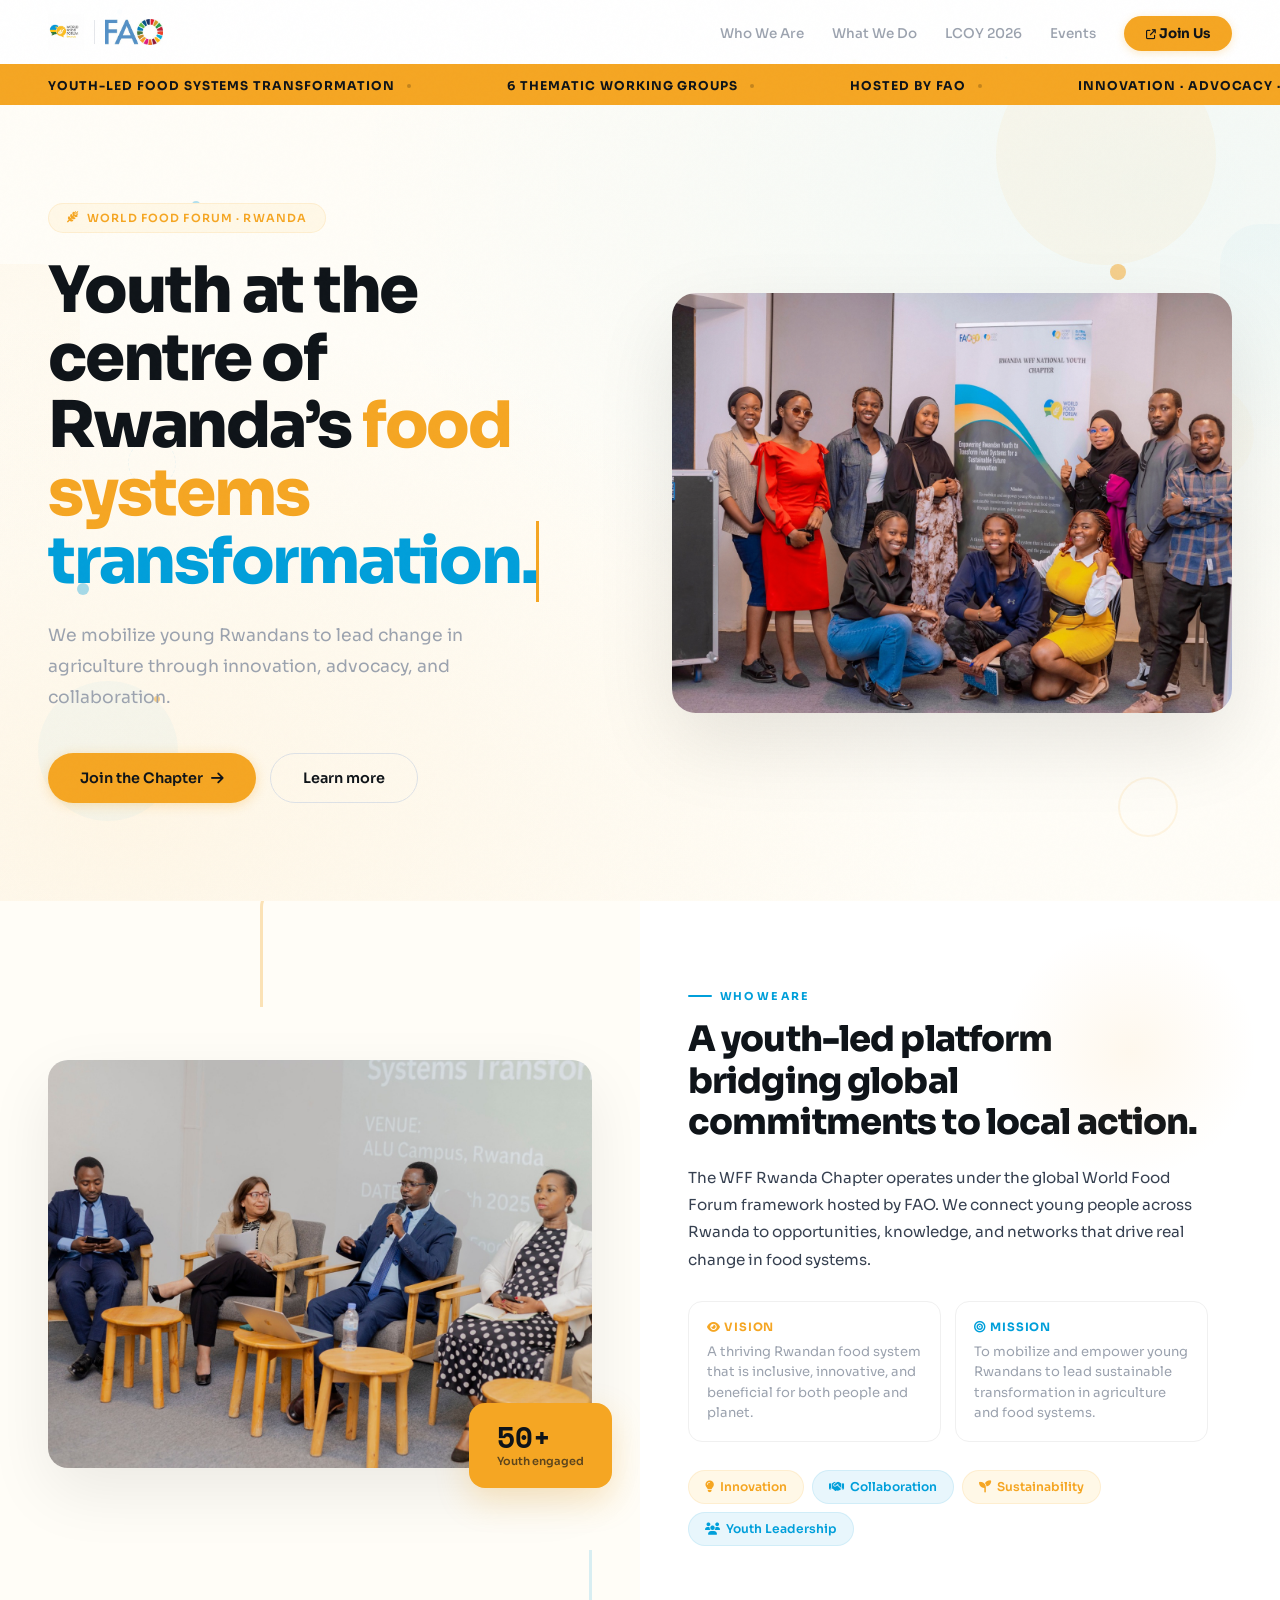
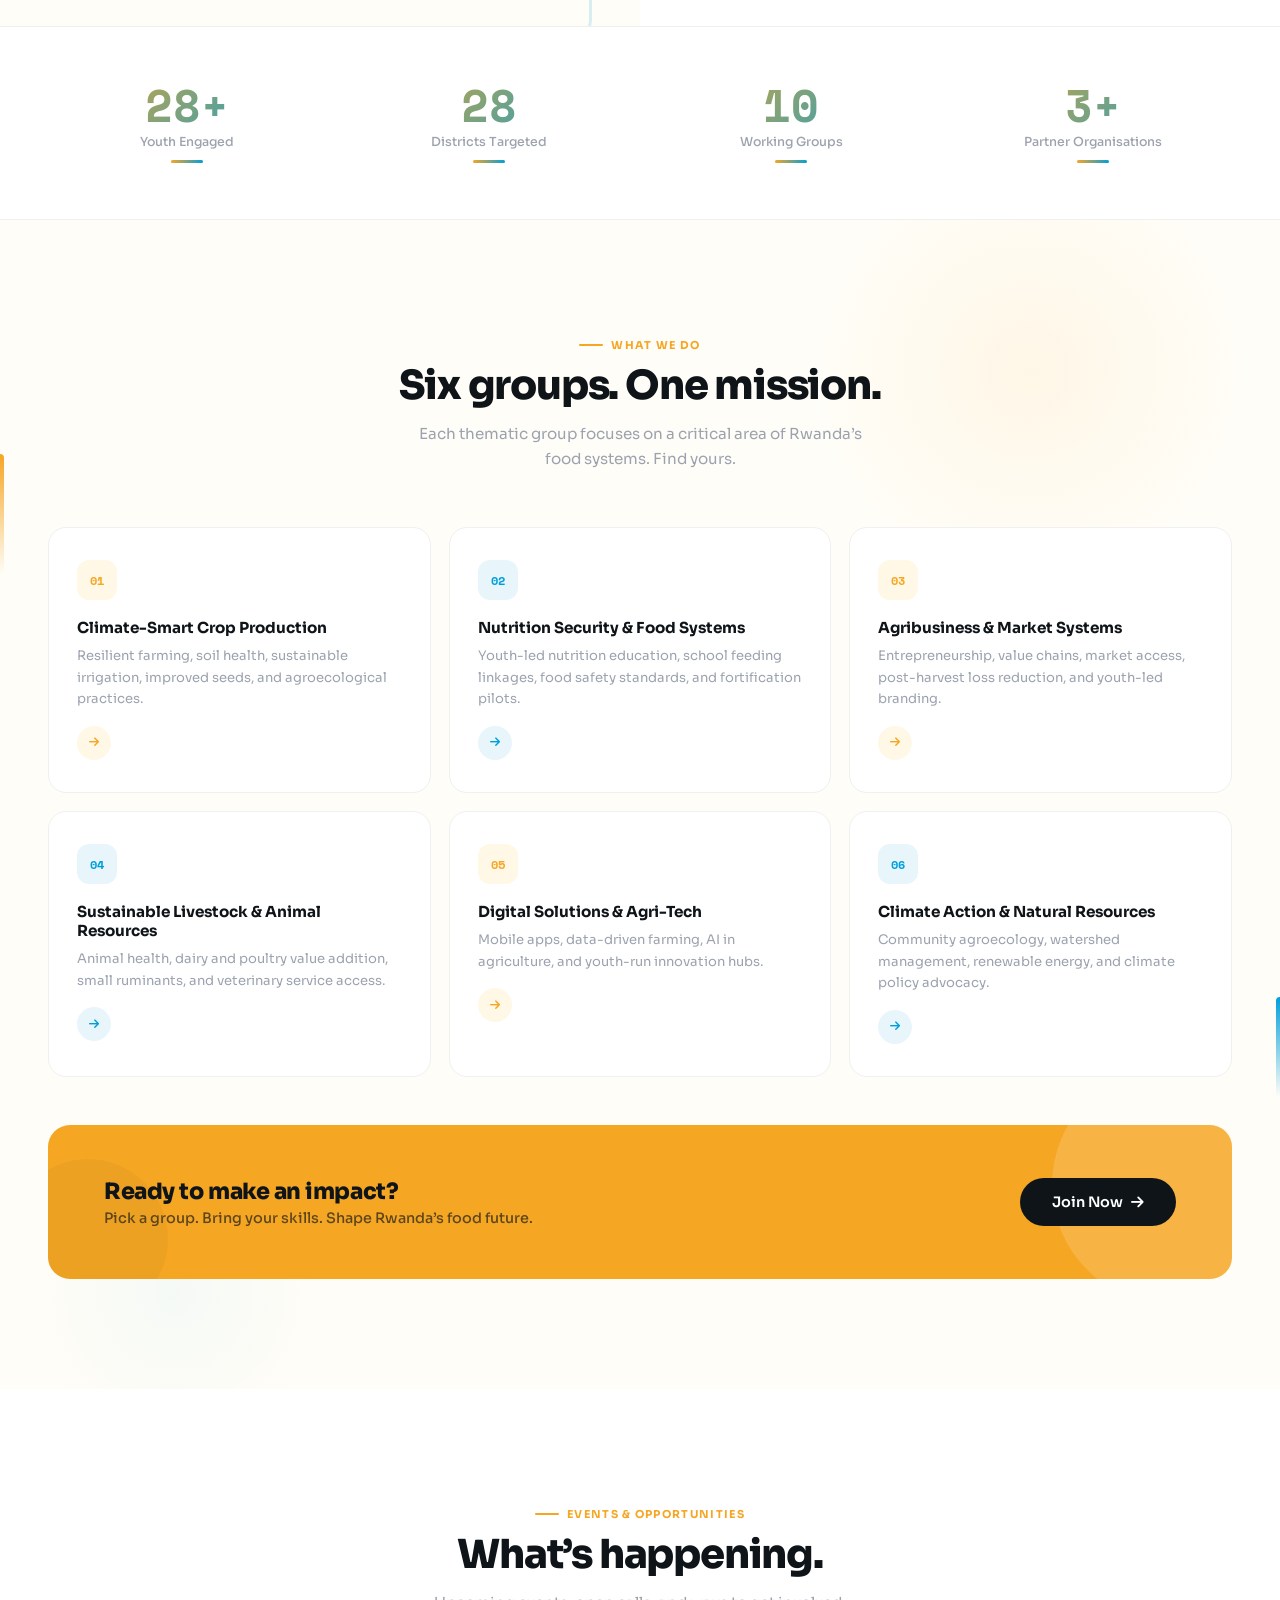
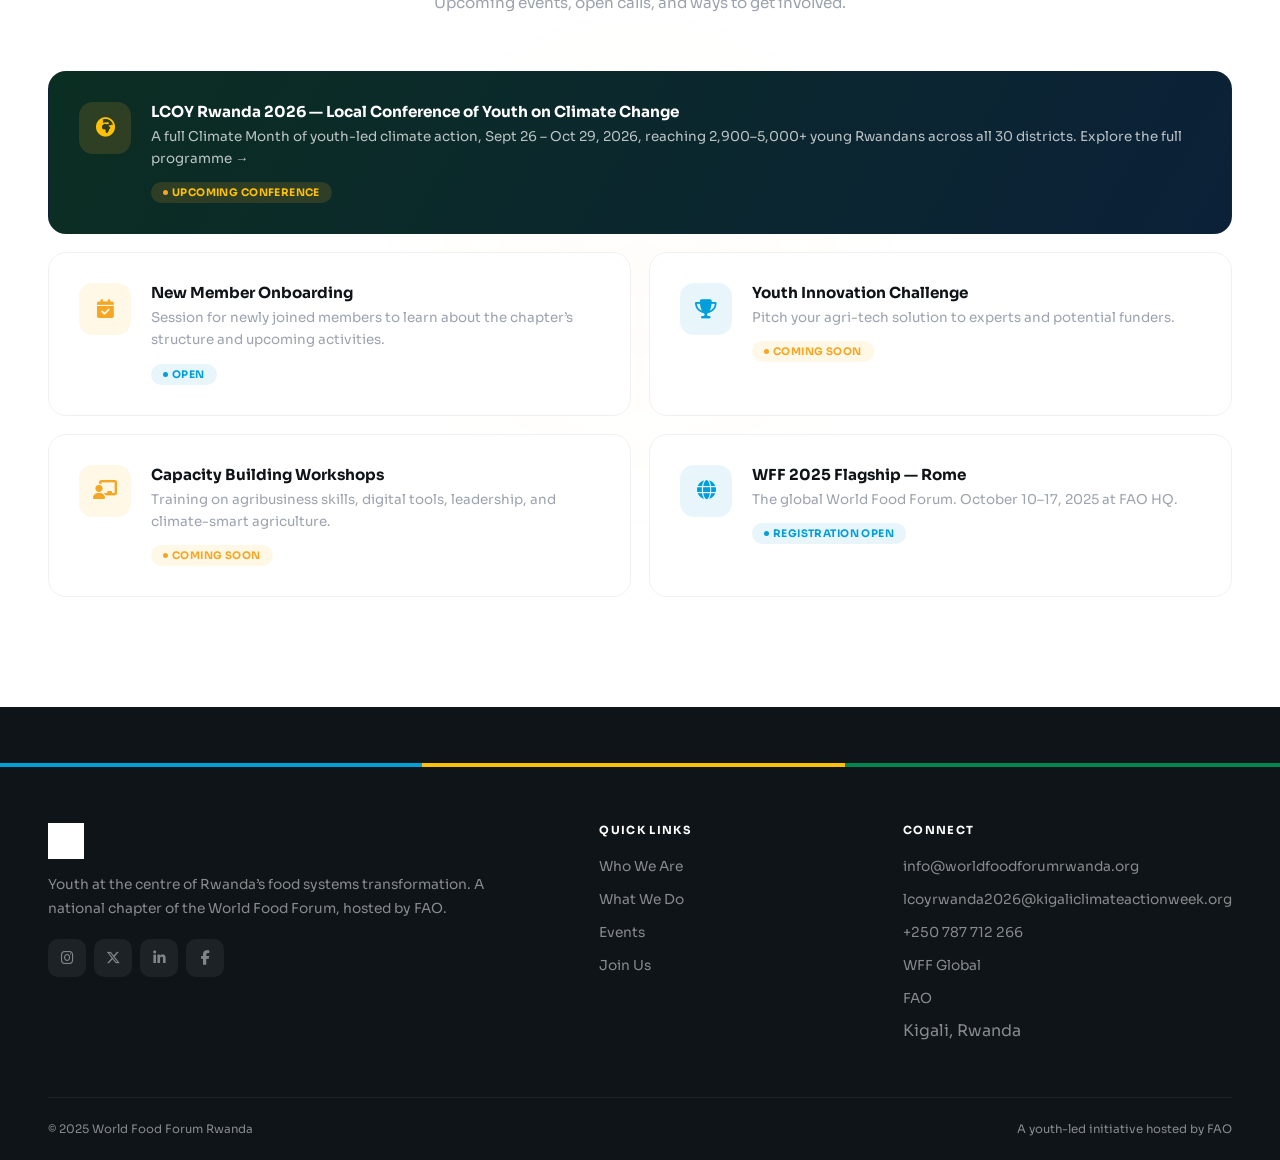
<file: index.html>
<!DOCTYPE html>
<html lang="en">
<head>
<meta charset="UTF-8">
<meta name="viewport" content="width=device-width, initial-scale=1.0">
<title>WFF Rwanda</title>
<meta name="description" content="World Food Forum Rwanda — Youth at the centre of food systems transformation.">
<link rel="preconnect" href="https://fonts.googleapis.com">
<link rel="preconnect" href="https://fonts.gstatic.com" crossorigin>
<link href="https://fonts.googleapis.com/css2?family=Sora:wght@300;400;500;600;700;800&family=Space+Mono:wght@700&display=swap" rel="stylesheet">
<link rel="stylesheet" href="https://cdnjs.cloudflare.com/ajax/libs/font-awesome/6.5.1/css/all.min.css">
<style>
:root{--blue:#009FDA;--blue-deep:#0077A8;--blue-soft:#E8F6FC;--yellow:#F5A623;--yellow-bright:#FFC107;--yellow-soft:#FFF8E7;--yellow-glow:rgba(245,166,35,0.08);--cream:#FFFDF7;--white:#FFFFFF;--dark:#0F1419;--text:#374151;--muted:#9CA3AF;--border:#F0F0F0;--font:'Sora',sans-serif;--mono:'Space Mono',monospace;--max:1320px;}
*,*::before,*::after{box-sizing:border-box;margin:0;padding:0;}
html{scroll-behavior:smooth;}
body{font-family:var(--font);color:var(--text);background:var(--white);overflow-x:hidden;-webkit-font-smoothing:antialiased;}
img{max-width:100%;display:block;}a{color:inherit;text-decoration:none;}
.wrap{max-width:var(--max);margin:0 auto;padding:0 48px;}

/* PROGRESS BAR */
#progress{position:fixed;top:0;left:0;height:3px;background:linear-gradient(90deg,var(--yellow),var(--blue));z-index:10000;width:0%;transition:width 0.1s;}

/* GRAIN */
body::after{content:'';position:fixed;inset:0;pointer-events:none;z-index:9998;opacity:0.015;background-image:url("data:image/svg+xml,%3Csvg viewBox='0 0 256 256' xmlns='http://www.w3.org/2000/svg'%3E%3Cfilter id='n'%3E%3CfeTurbulence type='fractalNoise' baseFrequency='0.9' numOctaves='4' stitchTiles='stitch'/%3E%3C/filter%3E%3Crect width='100%25' height='100%25' filter='url(%23n)'/%3E%3C/svg%3E");}

/* PARTICLES — FIXED FULLSCREEN */
#particles{position:fixed;top:0;left:0;width:100vw;height:100vh;z-index:0;pointer-events:none;}

/* MOUSE GLOW */
#mouseGlow{position:fixed;width:400px;height:400px;border-radius:50%;background:radial-gradient(circle,rgba(245,166,35,0.03),transparent 60%);pointer-events:none;z-index:0;will-change:transform;}

/* ===== NAV ===== */
.nav{position:fixed;top:0;left:0;right:0;z-index:999;height:64px;background:rgba(255,255,255,0.8);backdrop-filter:blur(20px) saturate(180%);-webkit-backdrop-filter:blur(20px) saturate(180%);transition:all 0.4s;}
.nav.shadow{box-shadow:0 1px 0 var(--border);background:rgba(255,255,255,0.92);}
.nav-inner{max-width:var(--max);margin:0 auto;padding:0 48px;display:flex;align-items:center;justify-content:space-between;height:100%;}
.nav-logo{display:flex;align-items:center;gap:10px;transition:transform 0.3s;}.nav-logo:hover{transform:scale(1.02);}
.nav-logo img{height:36px;}.nav-logo span{width:1px;height:24px;background:#E5E7EB;}
.nav-links{display:flex;align-items:center;gap:28px;list-style:none;}
.nav-links a{font-size:0.84rem;font-weight:500;color:var(--muted);transition:all 0.25s;position:relative;padding:6px 0;}
.nav-links a::after{content:'';position:absolute;bottom:0;left:0;width:0;height:2px;background:var(--yellow);border-radius:2px;transition:width 0.3s cubic-bezier(0.16,1,0.3,1);}
.nav-links a:hover,.nav-links a.active{color:var(--dark);}
.nav-links a:hover::after,.nav-links a.active::after{width:100%;}
.nav-cta{background:var(--yellow)!important;color:var(--dark)!important;padding:9px 22px!important;border-radius:100px;font-weight:700!important;font-size:0.82rem;transition:all 0.3s;box-shadow:0 2px 8px rgba(245,166,35,0.25);}
.nav-cta::after{display:none!important;}
.nav-cta:hover{background:var(--yellow-bright)!important;transform:translateY(-2px) scale(1.03);box-shadow:0 6px 20px rgba(245,166,35,0.35);}
.burger{display:none;background:none;border:none;cursor:pointer;padding:6px;}.burger div{width:20px;height:1.5px;background:var(--dark);margin:5px 0;border-radius:2px;}

/* ===== TICKER ===== */
.ticker{background:var(--yellow);padding:10px 0;overflow:hidden;white-space:nowrap;margin-top:64px;position:relative;z-index:2;}
.ticker-track{display:inline-flex;animation:scroll-left 35s linear infinite;}
.ticker-track:hover{animation-play-state:paused;}
.ticker-item{display:inline-flex;align-items:center;gap:12px;padding:0 48px;font-size:0.76rem;font-weight:700;color:var(--dark);text-transform:uppercase;letter-spacing:0.08em;}
.ticker-item .sep{width:4px;height:4px;border-radius:50%;background:rgba(0,0,0,0.2);}
@keyframes scroll-left{0%{transform:translateX(0);}100%{transform:translateX(-50%);}}

/* ===== HERO — FULL WIDTH ===== */
.hero{min-height:calc(100vh - 104px);display:flex;align-items:center;position:relative;overflow:hidden;background:var(--cream);z-index:1;}
.hero::before{content:'';position:absolute;inset:0;background:radial-gradient(ellipse at 10% 90%,rgba(245,166,35,0.08) 0%,transparent 50%),radial-gradient(ellipse at 90% 10%,rgba(0,159,218,0.05) 0%,transparent 50%);pointer-events:none;}
/* Edge decorative shapes */
.hero::after{content:'';position:absolute;top:20%;left:0;width:80px;height:300px;background:linear-gradient(180deg,rgba(245,166,35,0.04),transparent);border-radius:0 40px 40px 0;pointer-events:none;}
.hero-edge-r{position:absolute;top:15%;right:0;width:60px;height:250px;background:linear-gradient(180deg,rgba(0,159,218,0.03),transparent);border-radius:40px 0 0 40px;pointer-events:none;z-index:1;}

.hero-inner{max-width:var(--max);margin:0 auto;padding:72px 48px;display:grid;grid-template-columns:1fr 1fr;gap:64px;align-items:center;width:100%;position:relative;z-index:2;}
.hero-text{position:relative;}
.hero-eyebrow{display:inline-flex;align-items:center;gap:8px;font-size:0.7rem;font-weight:600;color:var(--yellow);letter-spacing:0.1em;text-transform:uppercase;margin-bottom:24px;background:var(--yellow-soft);padding:7px 18px;border-radius:100px;border:1px solid rgba(245,166,35,0.12);opacity:0;animation:slideIn 0.6s 0.1s cubic-bezier(0.16,1,0.3,1) forwards;}
.hero h1{font-size:clamp(2.6rem,5.5vw,4rem);font-weight:800;line-height:1.06;color:var(--dark);letter-spacing:-0.035em;margin-bottom:24px;opacity:0;animation:slideIn 0.7s 0.25s cubic-bezier(0.16,1,0.3,1) forwards;}
.hero h1 .blue{color:var(--blue);}.hero h1 .yel{color:var(--yellow);}
.hero h1 .typed{border-right:3px solid var(--yellow);animation:blink-cursor 1s step-end infinite;}
@keyframes blink-cursor{50%{border-color:transparent;}}
.hero-sub{font-size:1.08rem;line-height:1.8;color:var(--muted);max-width:480px;margin-bottom:40px;font-weight:400;opacity:0;animation:slideIn 0.7s 0.4s cubic-bezier(0.16,1,0.3,1) forwards;}
.hero-actions{display:flex;gap:14px;flex-wrap:wrap;opacity:0;animation:slideIn 0.7s 0.55s cubic-bezier(0.16,1,0.3,1) forwards;}
@keyframes slideIn{from{opacity:0;transform:translateY(24px);}to{opacity:1;transform:translateY(0);}}
.btn{display:inline-flex;align-items:center;gap:8px;padding:15px 32px;border-radius:100px;font-weight:600;font-size:0.9rem;font-family:var(--font);border:none;cursor:pointer;transition:all 0.35s cubic-bezier(0.16,1,0.3,1);position:relative;overflow:hidden;}
.btn-yellow{background:var(--yellow);color:var(--dark);box-shadow:0 2px 12px rgba(245,166,35,0.3);}
.btn-yellow::after{content:'';position:absolute;inset:-4px;border-radius:100px;border:2px solid var(--yellow);opacity:0;animation:cta-pulse 2.5s ease-out infinite;}
@keyframes cta-pulse{0%{transform:scale(1);opacity:0.4;}100%{transform:scale(1.15);opacity:0;}}
.btn-yellow:hover{transform:translateY(-3px);box-shadow:0 8px 28px rgba(245,166,35,0.4);}
.btn-outline{background:transparent;color:var(--dark);border:1.5px solid #DDE1E6;}
.btn-outline:hover{border-color:var(--dark);background:var(--white);transform:translateY(-2px);}

.hero-visual{position:relative;display:flex;justify-content:center;align-items:center;opacity:0;animation:slideIn 0.9s 0.3s cubic-bezier(0.16,1,0.3,1) forwards;perspective:800px;}
.hero-img-wrap{position:relative;width:100%;border-radius:24px;overflow:hidden;box-shadow:0 30px 80px rgba(0,0,0,0.1);transition:transform 0.4s cubic-bezier(0.16,1,0.3,1);will-change:transform;}
.hero-img-wrap img{width:100%;aspect-ratio:4/3;object-fit:cover;transition:transform 8s cubic-bezier(0.16,1,0.3,1);}
.hero-img-wrap:hover img{transform:scale(1.08);}
.hero-img-wrap::after{content:'';position:absolute;inset:-3px;border-radius:27px;border:2.5px solid var(--yellow);opacity:0.25;pointer-events:none;animation:border-breathe 4s ease-in-out infinite;}
@keyframes border-breathe{0%,100%{opacity:0.15;border-color:var(--yellow);}50%{opacity:0.35;border-color:var(--blue);}}
.hero-img-wrap::before{content:'';position:absolute;top:0;left:-100%;width:60%;height:100%;background:linear-gradient(90deg,transparent,rgba(255,255,255,0.06),transparent);z-index:2;animation:shine 7s ease-in-out infinite;}
@keyframes shine{0%,100%{left:-100%;}50%{left:150%;}}

/* Floating decos — spread wider */
.deco{position:absolute;border-radius:50%;pointer-events:none;z-index:1;}
.deco-1{width:220px;height:220px;background:var(--yellow);opacity:0.05;top:-60px;right:5%;animation:drift 9s ease-in-out infinite;}
.deco-2{width:140px;height:140px;background:var(--blue);opacity:0.035;bottom:10%;left:3%;animation:drift 11s ease-in-out infinite reverse;}
.deco-3{width:16px;height:16px;background:var(--yellow);opacity:0.5;top:20%;right:12%;animation:drift 4s ease-in-out infinite;}
.deco-4{width:12px;height:12px;background:var(--blue);opacity:0.35;top:60%;left:6%;animation:drift 5.5s ease-in-out infinite 1s;}
.deco-5{width:60px;height:60px;border:2px solid var(--yellow);opacity:0.1;bottom:8%;right:8%;animation:spin 28s linear infinite;}
.deco-6{width:10px;height:10px;background:var(--yellow);opacity:0.4;top:75%;right:18%;animation:drift 3.5s ease-in-out infinite 0.5s;}
.deco-7{width:8px;height:8px;background:var(--blue);opacity:0.3;top:12%;left:15%;animation:drift 4.8s ease-in-out infinite 0.8s;}
.deco-8{width:48px;height:48px;border:1.5px dashed var(--blue);opacity:0.06;top:42%;left:10%;animation:spin 35s linear infinite reverse;}
.deco-9{width:100px;height:100px;background:var(--yellow);opacity:0.025;top:35%;right:2%;animation:drift 12s ease-in-out infinite;}
.deco-10{width:6px;height:6px;background:var(--yellow);opacity:0.5;bottom:25%;left:12%;animation:drift 3s ease-in-out infinite 0.3s;}
@keyframes drift{0%,100%{transform:translateY(0) translateX(0);}25%{transform:translateY(-14px) translateX(6px);}75%{transform:translateY(10px) translateX(-6px);}}
@keyframes spin{to{transform:rotate(360deg);}}

/* ===== WHO WE ARE — FULL BLEED SPLIT ===== */
.who{position:relative;z-index:1;overflow:hidden;}
.who-split{display:grid;grid-template-columns:1fr 1fr;min-height:600px;}
/* Left panel — cream bg extending to edge */
.who-left{background:var(--cream);display:flex;align-items:center;justify-content:flex-end;padding:80px 48px 80px 48px;position:relative;}
.who-left::before{content:'';position:absolute;top:-14px;left:calc(50% - 60px);width:0;height:0;border-radius:20px 0 0 0;border-top:3px solid var(--yellow);border-left:3px solid var(--yellow);opacity:0.3;z-index:2;transition:all 1s cubic-bezier(0.16,1,0.3,1);}
.who-left.animated::before{width:120px;height:120px;}
.who-left::after{content:'';position:absolute;bottom:-14px;right:48px;width:0;height:0;border-radius:0 0 20px 0;border-bottom:3px solid var(--blue);border-right:3px solid var(--blue);opacity:0.15;z-index:2;transition:all 1s 0.2s cubic-bezier(0.16,1,0.3,1);}
.who-left.animated::after{width:90px;height:90px;}
.who-img-container{position:relative;width:100%;max-width:560px;}
.who-img{border-radius:20px;overflow:hidden;box-shadow:0 24px 64px rgba(0,0,0,0.08);}
.who-img img{width:100%;aspect-ratio:4/3;object-fit:cover;transition:transform 0.8s cubic-bezier(0.16,1,0.3,1);}
.who-img:hover img{transform:scale(1.05);}
.who-stat{position:absolute;bottom:-20px;right:-20px;z-index:3;background:var(--yellow);color:var(--dark);padding:20px 28px;border-radius:16px;box-shadow:0 12px 32px rgba(245,166,35,0.25);animation:float-gentle 3.5s ease-in-out infinite;}
@keyframes float-gentle{0%,100%{transform:translateY(0);}50%{transform:translateY(-8px);}}
.who-stat .big{font-family:var(--mono);font-size:1.8rem;font-weight:700;line-height:1;}.who-stat .sm{font-size:0.7rem;font-weight:600;opacity:0.65;margin-top:2px;}

/* Right panel — white bg */
.who-right{background:var(--white);display:flex;align-items:center;padding:80px 48px;position:relative;}
.who-right::before{content:'';position:absolute;top:0;right:0;width:300px;height:300px;background:radial-gradient(circle,var(--yellow-glow),transparent 60%);pointer-events:none;}
.who-content{max-width:520px;}
.who-content .eyebrow{font-size:0.68rem;font-weight:700;letter-spacing:0.12em;text-transform:uppercase;color:var(--blue);margin-bottom:16px;display:inline-flex;align-items:center;gap:8px;}
.who-content .eyebrow::before{content:'';width:24px;height:2px;background:var(--blue);border-radius:2px;}
.who-content h2{font-size:clamp(1.6rem,3vw,2.2rem);font-weight:800;color:var(--dark);letter-spacing:-0.025em;line-height:1.18;margin-bottom:20px;}
.who-content p{font-size:0.95rem;line-height:1.8;margin-bottom:16px;}
.vm-cards{display:grid;grid-template-columns:1fr 1fr;gap:14px;margin:28px 0;}
.vm{padding:18px;border-radius:14px;border:1px solid var(--border);background:var(--white);transition:all 0.35s cubic-bezier(0.16,1,0.3,1);}
.vm:hover{border-color:transparent;box-shadow:0 8px 24px rgba(0,0,0,0.04);transform:translateY(-3px);}
.vm h4{font-size:0.72rem;font-weight:700;text-transform:uppercase;letter-spacing:0.08em;margin-bottom:8px;}
.vm:first-child h4{color:var(--yellow);}.vm:last-child h4{color:var(--blue);}
.vm p{font-size:0.82rem;color:var(--muted);line-height:1.55;margin:0;}
.pills{display:flex;gap:8px;flex-wrap:wrap;}
.pill{display:inline-flex;align-items:center;gap:6px;padding:8px 16px;border-radius:100px;font-size:0.76rem;font-weight:600;transition:all 0.35s cubic-bezier(0.16,1,0.3,1);cursor:default;}
.pill.y{background:var(--yellow-soft);color:var(--yellow);border:1px solid rgba(245,166,35,0.12);}
.pill.b{background:var(--blue-soft);color:var(--blue);border:1px solid rgba(0,159,218,0.1);}
.pill:hover{transform:translateY(-4px) scale(1.06);box-shadow:0 8px 20px rgba(0,0,0,0.05);}

/* ===== COUNTER STRIP ===== */
.counter-strip{padding:56px 0;border-top:1px solid var(--border);border-bottom:1px solid var(--border);background:var(--white);position:relative;z-index:1;}
.counter-grid{display:grid;grid-template-columns:repeat(4,1fr);gap:24px;text-align:center;}
.counter-item .c-num{font-family:var(--mono);font-size:2.8rem;font-weight:700;line-height:1;margin-bottom:6px;background:linear-gradient(135deg,var(--yellow),var(--blue));-webkit-background-clip:text;-webkit-text-fill-color:transparent;background-clip:text;}
.counter-item .c-lbl{font-size:0.78rem;color:var(--muted);font-weight:500;}
.counter-item .c-bar{width:32px;height:3px;border-radius:2px;margin:10px auto 0;background:var(--border);position:relative;overflow:hidden;}
.counter-item .c-bar::after{content:'';position:absolute;inset:0;background:linear-gradient(90deg,var(--yellow),var(--blue));transform:scaleX(0);transform-origin:left;transition:transform 1.2s cubic-bezier(0.16,1,0.3,1);}
.counter-item.counted .c-bar::after{transform:scaleX(1);}

/* ===== WHAT WE DO ===== */
.groups-sec{padding:110px 0;background:var(--cream);position:relative;overflow:hidden;z-index:1;}
.groups-sec::before{content:'';position:absolute;top:-100px;right:0;width:500px;height:500px;background:radial-gradient(circle,var(--yellow-glow),transparent 60%);pointer-events:none;}
.groups-sec::after{content:'';position:absolute;bottom:-80px;left:0;width:350px;height:350px;background:radial-gradient(circle,rgba(0,159,218,0.04),transparent 60%);pointer-events:none;}
/* Edge accents */
.groups-edge-l{position:absolute;top:20%;left:0;width:4px;height:120px;background:linear-gradient(180deg,var(--yellow),transparent);border-radius:0 4px 4px 0;z-index:1;}
.groups-edge-r{position:absolute;bottom:25%;right:0;width:4px;height:100px;background:linear-gradient(180deg,var(--blue),transparent);border-radius:4px 0 0 4px;z-index:1;}

.sec-header{margin-bottom:56px;}.center{text-align:center;}
.eyebrow-y{font-size:0.68rem;font-weight:700;letter-spacing:0.12em;text-transform:uppercase;color:var(--yellow);margin-bottom:12px;display:inline-flex;align-items:center;gap:8px;justify-content:center;}
.eyebrow-y::before{content:'';width:24px;height:2px;background:var(--yellow);border-radius:2px;}
.sec-title{font-size:clamp(1.7rem,3.2vw,2.5rem);font-weight:800;color:var(--dark);letter-spacing:-0.03em;line-height:1.12;}
.sec-sub{font-size:0.95rem;color:var(--muted);max-width:480px;margin:12px auto 0;line-height:1.65;}

.groups-grid{display:grid;grid-template-columns:repeat(3,1fr);gap:18px;position:relative;z-index:1;}
.g-card{padding:32px 28px;border-radius:18px;background:var(--white);border:1px solid var(--border);transition:all 0.45s cubic-bezier(0.16,1,0.3,1);position:relative;overflow:hidden;cursor:pointer;}
.g-card:hover{transform:translateY(-8px);box-shadow:0 20px 48px rgba(0,0,0,0.07);border-color:transparent;}
.g-card:nth-child(odd)::before{content:'';position:absolute;top:0;left:0;right:0;height:3px;background:linear-gradient(90deg,var(--yellow),rgba(245,166,35,0.3));transform:scaleX(0);transform-origin:left;transition:transform 0.45s;}
.g-card:nth-child(even)::before{content:'';position:absolute;top:0;left:0;right:0;height:3px;background:linear-gradient(90deg,var(--blue),rgba(0,159,218,0.3));transform:scaleX(0);transform-origin:left;transition:transform 0.45s;}
.g-card:hover::before{transform:scaleX(1);}
.g-num{width:40px;height:40px;border-radius:12px;display:flex;align-items:center;justify-content:center;font-family:var(--mono);font-size:0.75rem;font-weight:700;margin-bottom:18px;transition:all 0.4s cubic-bezier(0.16,1,0.3,1);}
.g-card:hover .g-num{transform:rotate(-10deg) scale(1.15);box-shadow:0 4px 12px rgba(0,0,0,0.06);}
.g-card:nth-child(odd) .g-num{background:var(--yellow-soft);color:var(--yellow);}
.g-card:nth-child(even) .g-num{background:var(--blue-soft);color:var(--blue);}
.g-card h3{font-size:0.95rem;font-weight:700;color:var(--dark);margin-bottom:8px;}
.g-card p{font-size:0.82rem;color:var(--muted);line-height:1.65;}
.g-arrow{display:inline-flex;align-items:center;justify-content:center;width:34px;height:34px;border-radius:50%;margin-top:16px;font-size:0.72rem;transition:all 0.4s cubic-bezier(0.16,1,0.3,1);}
.g-card:nth-child(odd) .g-arrow{background:var(--yellow-soft);color:var(--yellow);}
.g-card:nth-child(even) .g-arrow{background:var(--blue-soft);color:var(--blue);}
.g-card:hover .g-arrow{transform:translateX(6px) scale(1.1);}

.join-banner{margin-top:48px;position:relative;z-index:1;border-radius:22px;padding:52px 56px;display:flex;align-items:center;justify-content:space-between;gap:32px;color:var(--dark);overflow:hidden;background:var(--yellow);transition:transform 0.3s;}
.join-banner:hover{transform:scale(1.005);}
.join-banner::before{content:'';position:absolute;top:-60px;right:-60px;width:240px;height:240px;border-radius:50%;background:rgba(255,255,255,0.15);animation:drift 7s ease-in-out infinite;}
.join-banner::after{content:'';position:absolute;bottom:-40px;left:-40px;width:160px;height:160px;border-radius:50%;background:rgba(0,0,0,0.03);animation:drift 9s ease-in-out infinite reverse;}
.join-banner>*{position:relative;z-index:1;}
.join-text h3{font-size:1.4rem;font-weight:800;letter-spacing:-0.02em;margin-bottom:4px;}
.join-text p{font-size:0.9rem;opacity:0.65;font-weight:500;}
.btn-dark{background:var(--dark);color:var(--white);}
.btn-dark:hover{background:#1F2937;transform:translateY(-3px);box-shadow:0 8px 24px rgba(0,0,0,0.18);}

/* ===== EVENTS ===== */
.events{padding:110px 0;position:relative;overflow:hidden;z-index:1;}
.events::before{content:'';position:absolute;top:80px;left:50%;transform:translateX(-50%);width:800px;height:800px;background:radial-gradient(circle,rgba(245,166,35,0.02),transparent 50%);pointer-events:none;}
.events-grid{display:grid;grid-template-columns:1fr 1fr;gap:18px;position:relative;z-index:1;}
.ev-card{padding:30px;border-radius:18px;background:var(--white);border:1px solid var(--border);transition:all 0.4s cubic-bezier(0.16,1,0.3,1);display:flex;gap:20px;align-items:flex-start;}
.ev-card:hover{box-shadow:0 12px 36px rgba(0,0,0,0.05);transform:translateY(-4px);border-color:transparent;}
.ev-icon{width:52px;height:52px;border-radius:14px;display:flex;align-items:center;justify-content:center;font-size:1.2rem;flex-shrink:0;transition:all 0.4s cubic-bezier(0.16,1,0.3,1);}
.ev-card:hover .ev-icon{transform:rotate(-8deg) scale(1.12);}
.ev-icon.b{background:var(--blue-soft);color:var(--blue);}.ev-icon.y{background:var(--yellow-soft);color:var(--yellow);}
.ev-body h3{font-size:0.95rem;font-weight:700;color:var(--dark);margin-bottom:5px;}
.ev-body p{font-size:0.84rem;color:var(--muted);line-height:1.65;}
.tag{display:inline-flex;align-items:center;gap:4px;font-size:0.65rem;font-weight:700;padding:4px 12px;border-radius:100px;margin-top:12px;letter-spacing:0.04em;text-transform:uppercase;}
.tag::before{content:'';width:5px;height:5px;border-radius:50%;}
.tag.open{background:var(--blue-soft);color:var(--blue);}.tag.open::before{background:var(--blue);animation:pulse-dot 1.5s infinite;}
.tag.soon{background:var(--yellow-soft);color:var(--yellow);}.tag.soon::before{background:var(--yellow);}
@keyframes pulse-dot{0%,100%{opacity:1;transform:scale(1);}50%{opacity:0.4;transform:scale(0.7);}}

/* ===== FOOTER ===== */
footer{background:var(--dark);color:rgba(255,255,255,0.5);padding:56px 0 0;position:relative;z-index:1;}
.ft-flag{height:4px;background:linear-gradient(90deg,var(--blue) 33%,var(--yellow-bright) 33% 66%,#008751 66%);}
.ft-inner{max-width:var(--max);margin:0 auto;padding:0 48px;}
.ft-top{display:grid;grid-template-columns:2fr 1fr 1fr;gap:56px;padding:56px 0 44px;border-bottom:1px solid rgba(255,255,255,0.06);}
.ft-brand img{height:36px;filter:brightness(0) invert(1);margin-bottom:14px;transition:transform 0.3s;}.ft-brand img:hover{transform:scale(1.04);}
.ft-brand p{font-size:0.86rem;line-height:1.75;margin-bottom:18px;}
.ft-socials{display:flex;gap:8px;}
.ft-soc{width:38px;height:38px;border-radius:10px;background:rgba(255,255,255,0.06);color:rgba(255,255,255,0.45);display:flex;align-items:center;justify-content:center;font-size:0.9rem;transition:all 0.3s cubic-bezier(0.16,1,0.3,1);}
.ft-soc:hover{background:var(--yellow);color:var(--dark);transform:translateY(-3px);box-shadow:0 4px 12px rgba(245,166,35,0.2);}
footer h4{color:var(--white);font-size:0.7rem;font-weight:700;text-transform:uppercase;letter-spacing:0.12em;margin-bottom:18px;}
.ft-links{list-style:none;}.ft-links li{margin-bottom:12px;}.ft-links a{font-size:0.86rem;transition:all 0.25s;}.ft-links a:hover{color:var(--yellow);padding-left:4px;}
.ft-bottom{padding:24px 0;display:flex;justify-content:space-between;align-items:center;font-size:0.73rem;}
.ft-bottom a{transition:color 0.2s;}.ft-bottom a:hover{color:var(--yellow);}

/* ===== SCROLL ANIM ===== */
.r{opacity:0;transform:translateY(32px);transition:all 0.8s cubic-bezier(0.16,1,0.3,1);}.r.v{opacity:1;transform:translateY(0);}
.rl{opacity:0;transform:translateX(-32px);transition:all 0.8s cubic-bezier(0.16,1,0.3,1);}.rl.v{opacity:1;transform:translateX(0);}
.rr{opacity:0;transform:translateX(32px);transition:all 0.8s cubic-bezier(0.16,1,0.3,1);}.rr.v{opacity:1;transform:translateX(0);}
.d1{transition-delay:.08s}.d2{transition-delay:.16s}.d3{transition-delay:.24s}.d4{transition-delay:.32s}

/* ===== RESPONSIVE ===== */
@media(max-width:1024px){.wrap,.nav-inner,.ft-inner{padding:0 32px;}.hero-inner{padding:60px 32px;gap:40px;}.who-split{grid-template-columns:1fr;}.who-left{justify-content:center;padding:60px 32px;}.who-right{padding:60px 32px;}.who-content{max-width:100%;}.who-stat{bottom:-16px;right:20px;}.groups-grid{grid-template-columns:1fr 1fr;}.events-grid,.counter-grid{grid-template-columns:1fr 1fr;}.ft-top{grid-template-columns:1fr;}.join-banner{flex-direction:column;text-align:center;padding:40px 32px;}.pills{justify-content:center;}.vm-cards{grid-template-columns:1fr;}}
@media(max-width:768px){.hero-inner{grid-template-columns:1fr;text-align:center;}.hero-sub{margin:0 auto 36px;}.hero-actions{justify-content:center;}.hero-edge-r,.groups-edge-l,.groups-edge-r{display:none;}}
@media(max-width:600px){.nav-links{display:none;}.burger{display:block;}.nav-links.open{display:flex;flex-direction:column;position:absolute;top:64px;left:0;right:0;background:rgba(255,255,255,0.97);backdrop-filter:blur(20px);padding:20px 32px;gap:16px;box-shadow:0 12px 40px rgba(0,0,0,0.06);border-top:1px solid var(--border);}.groups-grid,.counter-grid,.events-grid{grid-template-columns:1fr;}.groups-sec,.events{padding:72px 0;}.ft-bottom{flex-direction:column;gap:8px;text-align:center;}.deco{display:none;}.hero{min-height:auto;}.ticker-item{padding:0 28px;}}
</style>
</head>
<body>
<div id="progress"></div>
<canvas id="particles"></canvas>
<div id="mouseGlow"></div>

<nav class="nav" id="nav">
  <div class="nav-inner">
    <a href="#" class="nav-logo"><img src="images/wff-rwanda-logo.png" alt="WFF Rwanda"><span></span><img src="images/fao-logo.png" alt="FAO" style="height:26px;"></a>
    <ul class="nav-links" id="navLinks">
      <li><a href="#who">Who We Are</a></li>
      <li><a href="#groups">What We Do</a></li>
      <li><a href="lcoy-2026.html">LCOY 2026</a></li>
      <li><a href="#events">Events</a></li>
      <li><a href="https://forms.gle/cjVXGTzvzQob29h37" target="_blank" rel="noopener" class="nav-cta"><i class="fa-solid fa-arrow-up-right-from-square" style="font-size:0.65rem;"></i> Join Us</a></li>
    </ul>
    <button class="burger" id="burger" aria-label="Menu"><div></div><div></div><div></div></button>
  </div>
</nav>

<div class="ticker"><div class="ticker-track">
  <span class="ticker-item">Youth-Led Food Systems Transformation <span class="sep"></span></span><span class="ticker-item">6 Thematic Working Groups <span class="sep"></span></span><span class="ticker-item">Hosted by FAO <span class="sep"></span></span><span class="ticker-item">Innovation &middot; Advocacy &middot; Collaboration <span class="sep"></span></span><span class="ticker-item">Kigali, Rwanda <span class="sep"></span></span><span class="ticker-item">Join 50+ Young Leaders <span class="sep"></span></span>
  <span class="ticker-item">Youth-Led Food Systems Transformation <span class="sep"></span></span><span class="ticker-item">6 Thematic Working Groups <span class="sep"></span></span><span class="ticker-item">Hosted by FAO <span class="sep"></span></span><span class="ticker-item">Innovation &middot; Advocacy &middot; Collaboration <span class="sep"></span></span><span class="ticker-item">Kigali, Rwanda <span class="sep"></span></span><span class="ticker-item">Join 50+ Young Leaders <span class="sep"></span></span>
</div></div>

<section class="hero" id="home">
  <div class="hero-edge-r"></div>
  <div class="deco deco-1"></div><div class="deco deco-2"></div><div class="deco deco-3"></div><div class="deco deco-4"></div><div class="deco deco-5"></div><div class="deco deco-6"></div><div class="deco deco-7"></div><div class="deco deco-8"></div><div class="deco deco-9"></div><div class="deco deco-10"></div>
  <div class="hero-inner">
    <div class="hero-text">
      <div class="hero-eyebrow"><i class="fa-solid fa-wheat-awn"></i> World Food Forum &middot; Rwanda</div>
      <h1>Youth at the centre of Rwanda&rsquo;s <span class="yel">food systems</span> <span class="blue typed" id="typed">transformation.</span></h1>
      <p class="hero-sub">We mobilize young Rwandans to lead change in agriculture through innovation, advocacy, and collaboration.</p>
      <div class="hero-actions">
        <a href="https://forms.gle/cjVXGTzvzQob29h37" target="_blank" rel="noopener" class="btn btn-yellow">Join the Chapter <i class="fa-solid fa-arrow-right"></i></a>
        <a href="#who" class="btn btn-outline">Learn more</a>
      </div>
    </div>
    <div class="hero-visual">
      <div class="hero-img-wrap" id="heroImg"><img src="images/group-photo.jpeg" alt="WFF Rwanda Youth"></div>
    </div>
  </div>
</section>

<section class="who" id="who">
  <div class="who-split">
    <div class="who-left rl" id="whoLeft">
      <div class="who-img-container">
        <div class="who-img"><img src="images/panel.jpeg" alt="WFF Rwanda Workshop"></div>
        <div class="who-stat"><div class="big">50+</div><div class="sm">Youth engaged</div></div>
      </div>
    </div>
    <div class="who-right rr">
      <div class="who-content">
        <div class="eyebrow">Who We Are</div>
        <h2>A youth-led platform bridging global commitments to local action.</h2>
        <p>The WFF Rwanda Chapter operates under the global World Food Forum framework hosted by FAO. We connect young people across Rwanda to opportunities, knowledge, and networks that drive real change in food systems.</p>
        <div class="vm-cards">
          <div class="vm"><h4><i class="fa-solid fa-eye"></i> Vision</h4><p>A thriving Rwandan food system that is inclusive, innovative, and beneficial for both people and planet.</p></div>
          <div class="vm"><h4><i class="fa-solid fa-bullseye"></i> Mission</h4><p>To mobilize and empower young Rwandans to lead sustainable transformation in agriculture and food systems.</p></div>
        </div>
        <div class="pills">
          <span class="pill y"><i class="fa-solid fa-lightbulb"></i> Innovation</span>
          <span class="pill b"><i class="fa-solid fa-handshake"></i> Collaboration</span>
          <span class="pill y"><i class="fa-solid fa-seedling"></i> Sustainability</span>
          <span class="pill b"><i class="fa-solid fa-users"></i> Youth Leadership</span>
        </div>
      </div>
    </div>
  </div>
</section>

<div class="counter-strip" id="counters"><div class="wrap"><div class="counter-grid">
  <div class="counter-item r"><div class="c-num" data-target="50">0+</div><div class="c-lbl">Youth Engaged</div><div class="c-bar"></div></div>
  <div class="counter-item r d1"><div class="c-num" data-target="30">0</div><div class="c-lbl">Districts Targeted</div><div class="c-bar"></div></div>
  <div class="counter-item r d2"><div class="c-num" data-target="10">0</div><div class="c-lbl">Working Groups</div><div class="c-bar"></div></div>
  <div class="counter-item r d3"><div class="c-num" data-target="3">0+</div><div class="c-lbl">Partner Organisations</div><div class="c-bar"></div></div>
</div></div></div>

<section class="groups-sec" id="groups">
  <div class="groups-edge-l"></div><div class="groups-edge-r"></div>
  <div class="wrap">
    <div class="sec-header center">
      <div class="eyebrow-y r">What We Do</div>
      <div class="sec-title r">Six groups. One mission.</div>
      <div class="sec-sub r">Each thematic group focuses on a critical area of Rwanda&rsquo;s food systems. Find yours.</div>
    </div>
    <div class="groups-grid">
      <div class="g-card r d1"><div class="g-num">01</div><h3>Climate-Smart Crop Production</h3><p>Resilient farming, soil health, sustainable irrigation, improved seeds, and agroecological practices.</p><div class="g-arrow"><i class="fa-solid fa-arrow-right"></i></div></div>
      <div class="g-card r d2"><div class="g-num">02</div><h3>Nutrition Security & Food Systems</h3><p>Youth-led nutrition education, school feeding linkages, food safety standards, and fortification pilots.</p><div class="g-arrow"><i class="fa-solid fa-arrow-right"></i></div></div>
      <div class="g-card r d3"><div class="g-num">03</div><h3>Agribusiness & Market Systems</h3><p>Entrepreneurship, value chains, market access, post-harvest loss reduction, and youth-led branding.</p><div class="g-arrow"><i class="fa-solid fa-arrow-right"></i></div></div>
      <div class="g-card r d1"><div class="g-num">04</div><h3>Sustainable Livestock & Animal Resources</h3><p>Animal health, dairy and poultry value addition, small ruminants, and veterinary service access.</p><div class="g-arrow"><i class="fa-solid fa-arrow-right"></i></div></div>
      <div class="g-card r d2"><div class="g-num">05</div><h3>Digital Solutions & Agri-Tech</h3><p>Mobile apps, data-driven farming, AI in agriculture, and youth-run innovation hubs.</p><div class="g-arrow"><i class="fa-solid fa-arrow-right"></i></div></div>
      <div class="g-card r d3"><div class="g-num">06</div><h3>Climate Action & Natural Resources</h3><p>Community agroecology, watershed management, renewable energy, and climate policy advocacy.</p><div class="g-arrow"><i class="fa-solid fa-arrow-right"></i></div></div>
    </div>
    <div class="join-banner r"><div class="join-text"><h3>Ready to make an impact?</h3><p>Pick a group. Bring your skills. Shape Rwanda&rsquo;s food future.</p></div><a href="https://forms.gle/cjVXGTzvzQob29h37" target="_blank" rel="noopener" class="btn btn-dark">Join Now <i class="fa-solid fa-arrow-right"></i></a></div>
  </div>
</section>

<section class="events" id="events"><div class="wrap">
  <div class="sec-header center">
    <div class="eyebrow-y r">Events & Opportunities</div>
    <div class="sec-title r">What&rsquo;s happening.</div>
    <div class="sec-sub r">Upcoming events, open calls, and ways to get involved.</div>
  </div>
  <div class="events-grid">
    <a href="lcoy-2026.html" class="ev-card r d1" style="grid-column:1/-1;background:linear-gradient(120deg,#0B2E22,#0B2138);border-color:transparent;color:#fff;"><div class="ev-icon y" style="background:rgba(245,166,35,0.15);color:var(--yellow-bright);"><i class="fa-solid fa-earth-africa"></i></div><div class="ev-body"><h3 style="color:#fff;">LCOY Rwanda 2026 &mdash; Local Conference of Youth on Climate Change</h3><p style="color:rgba(255,255,255,0.72);">A full Climate Month of youth-led climate action, Sept 26 &ndash; Oct 29, 2026, reaching 2,900&ndash;5,000+ young Rwandans across all 30 districts. Explore the full programme &rarr;</p><span class="tag soon" style="background:rgba(245,166,35,0.15);color:var(--yellow-bright);">Upcoming Conference</span></div></a>
    <div class="ev-card r d1"><div class="ev-icon y"><i class="fa-solid fa-calendar-check"></i></div><div class="ev-body"><h3>New Member Onboarding</h3><p>Session for newly joined members to learn about the chapter&rsquo;s structure and upcoming activities.</p><span class="tag open">Open</span></div></div>
    <div class="ev-card r d2"><div class="ev-icon b"><i class="fa-solid fa-trophy"></i></div><div class="ev-body"><h3>Youth Innovation Challenge</h3><p>Pitch your agri-tech solution to experts and potential funders.</p><span class="tag soon">Coming Soon</span></div></div>
    <div class="ev-card r d3"><div class="ev-icon y"><i class="fa-solid fa-chalkboard-user"></i></div><div class="ev-body"><h3>Capacity Building Workshops</h3><p>Training on agribusiness skills, digital tools, leadership, and climate-smart agriculture.</p><span class="tag soon">Coming Soon</span></div></div>
    <div class="ev-card r d4"><div class="ev-icon b"><i class="fa-solid fa-globe"></i></div><div class="ev-body"><h3>WFF 2025 Flagship &mdash; Rome</h3><p>The global World Food Forum. October 10&ndash;17, 2025 at FAO HQ.</p><span class="tag open">Registration Open</span></div></div>
  </div>
</div></section>

<footer><div class="ft-flag"></div><div class="ft-inner"><div class="ft-top">
  <div class="ft-brand"><img src="images/wff-rwanda-logo.png" alt="WFF Rwanda"><p>Youth at the centre of Rwanda&rsquo;s food systems transformation. A national chapter of the World Food Forum, hosted by FAO.</p><div class="ft-socials"><a href="https://www.instagram.com/waborwanda/" target="_blank" rel="noopener" class="ft-soc"><i class="fa-brands fa-instagram"></i></a><a href="https://x.com/" target="_blank" rel="noopener" class="ft-soc"><i class="fa-brands fa-x-twitter"></i></a><a href="https://www.linkedin.com/" target="_blank" rel="noopener" class="ft-soc"><i class="fa-brands fa-linkedin-in"></i></a><a href="https://www.facebook.com/" target="_blank" rel="noopener" class="ft-soc"><i class="fa-brands fa-facebook-f"></i></a></div></div>
  <div><h4>Quick Links</h4><ul class="ft-links"><li><a href="#who">Who We Are</a></li><li><a href="#groups">What We Do</a></li><li><a href="#events">Events</a></li><li><a href="https://forms.gle/cjVXGTzvzQob29h37" target="_blank" rel="noopener">Join Us</a></li></ul></div>
  <div><h4>Connect</h4><ul class="ft-links"><li><a href="mailto:info@worldfoodforumrwanda.org">info@worldfoodforumrwanda.org</a></li><li><a href="mailto:lcoyrwanda2026@kigaliclimateactionweek.org">lcoyrwanda2026@kigaliclimateactionweek.org</a></li><li><a href="tel:+250787712266">+250 787 712 266</a></li><li><a href="https://www.world-food-forum.org/" target="_blank" rel="noopener">WFF Global</a></li><li><a href="https://www.fao.org/" target="_blank" rel="noopener">FAO</a></li><li>Kigali, Rwanda</li></ul></div>
</div><div class="ft-bottom"><span>&copy; 2025 World Food Forum Rwanda</span><span>A youth-led initiative hosted by <a href="https://www.fao.org/" target="_blank" rel="noopener">FAO</a></span></div></div></footer>

<script>
// Nav
const nav=document.getElementById('nav');
window.addEventListener('scroll',()=>nav.classList.toggle('shadow',window.scrollY>20));
const burger=document.getElementById('burger'),links=document.getElementById('navLinks');
burger.addEventListener('click',()=>links.classList.toggle('open'));
links.querySelectorAll('a').forEach(a=>a.addEventListener('click',()=>links.classList.remove('open')));
const secs=document.querySelectorAll('section[id]');
window.addEventListener('scroll',()=>{const y=window.scrollY+100;secs.forEach(s=>{const t=s.offsetTop-100,b=t+s.offsetHeight,id=s.getAttribute('id'),l=links.querySelector(`a[href="#${id}"]`);if(l)l.classList.toggle('active',y>=t&&y<b);});});

// Progress
const progress=document.getElementById('progress');
window.addEventListener('scroll',()=>{const h=document.documentElement.scrollHeight-window.innerHeight;progress.style.width=(window.scrollY/h*100)+'%';});

// Reveal
const obs=new IntersectionObserver(es=>{es.forEach(e=>{if(e.isIntersecting){e.target.classList.add('v');if(e.target.id==='whoLeft')e.target.classList.add('animated');}});},{threshold:0.08,rootMargin:'0px 0px -50px 0px'});
document.querySelectorAll('.r,.rl,.rr,#whoLeft').forEach(el=>obs.observe(el));

// Smooth scroll
document.querySelectorAll('a[href^="#"]').forEach(a=>{a.addEventListener('click',function(e){e.preventDefault();const t=document.querySelector(this.getAttribute('href'));if(t)window.scrollTo({top:t.getBoundingClientRect().top+window.scrollY-72,behavior:'smooth'});});});

// PARTICLES — FULLSCREEN WITH MOUSE INTERACTION
const canvas=document.getElementById('particles');
const ctx=canvas.getContext('2d');
let mouse={x:-999,y:-999};
document.addEventListener('mousemove',e=>{mouse.x=e.clientX;mouse.y=e.clientY;});
document.addEventListener('mouseleave',()=>{mouse.x=-999;mouse.y=-999;});
function resize(){canvas.width=window.innerWidth;canvas.height=window.innerHeight;}
resize();window.addEventListener('resize',resize);
const dots=[];
const PARTICLE_COUNT=80;
const CONNECT_DIST=180;
const MOUSE_DIST=150;
for(let i=0;i<PARTICLE_COUNT;i++){
  dots.push({
    x:Math.random()*window.innerWidth,y:Math.random()*window.innerHeight,
    ox:0,oy:0, // original velocity
    r:Math.random()*2.5+0.8,
    dx:(Math.random()-0.5)*0.35,dy:(Math.random()-0.5)*0.25,
    color:Math.random()>0.45?[245,166,35]:[0,159,218],
    opacity:Math.random()*0.25+0.1
  });
}
function drawParticles(){
  ctx.clearRect(0,0,canvas.width,canvas.height);
  // Connect dots to each other
  for(let i=0;i<dots.length;i++){
    for(let j=i+1;j<dots.length;j++){
      const ddx=dots[i].x-dots[j].x,ddy=dots[i].y-dots[j].y;
      const dist=Math.sqrt(ddx*ddx+ddy*ddy);
      if(dist<CONNECT_DIST){
        const alpha=0.06*(1-dist/CONNECT_DIST);
        // Mix colors of connected dots
        const c1=dots[i].color,c2=dots[j].color;
        const mr=Math.round((c1[0]+c2[0])/2),mg=Math.round((c1[1]+c2[1])/2),mb=Math.round((c1[2]+c2[2])/2);
        ctx.beginPath();ctx.moveTo(dots[i].x,dots[i].y);ctx.lineTo(dots[j].x,dots[j].y);
        ctx.strokeStyle=`rgba(${mr},${mg},${mb},${alpha})`;ctx.lineWidth=0.6;ctx.stroke();
      }
    }
    // Connect dots to mouse cursor
    if(mouse.x>0){
      const mdx=dots[i].x-mouse.x,mdy=dots[i].y-mouse.y;
      const mDist=Math.sqrt(mdx*mdx+mdy*mdy);
      if(mDist<MOUSE_DIST){
        const alpha=0.12*(1-mDist/MOUSE_DIST);
        ctx.beginPath();ctx.moveTo(dots[i].x,dots[i].y);ctx.lineTo(mouse.x,mouse.y);
        ctx.strokeStyle=`rgba(245,166,35,${alpha})`;ctx.lineWidth=0.8;ctx.stroke();
        // Gently push particles away from mouse
        const force=(1-mDist/MOUSE_DIST)*0.5;
        dots[i].x+=mdx/mDist*force;
        dots[i].y+=mdy/mDist*force;
      }
    }
  }
  // Draw dots
  dots.forEach(d=>{
    d.x+=d.dx;d.y+=d.dy;
    if(d.x<-10)d.x=canvas.width+10;if(d.x>canvas.width+10)d.x=-10;
    if(d.y<-10)d.y=canvas.height+10;if(d.y>canvas.height+10)d.y=-10;
    ctx.beginPath();ctx.arc(d.x,d.y,d.r,0,Math.PI*2);
    ctx.fillStyle=`rgba(${d.color[0]},${d.color[1]},${d.color[2]},${d.opacity})`;ctx.fill();
    // Small glow halo on larger dots
    if(d.r>2){
      ctx.beginPath();ctx.arc(d.x,d.y,d.r*3,0,Math.PI*2);
      ctx.fillStyle=`rgba(${d.color[0]},${d.color[1]},${d.color[2]},${d.opacity*0.08})`;ctx.fill();
    }
  });
  // Draw mouse node
  if(mouse.x>0){
    ctx.beginPath();ctx.arc(mouse.x,mouse.y,3,0,Math.PI*2);
    ctx.fillStyle='rgba(245,166,35,0.15)';ctx.fill();
    ctx.beginPath();ctx.arc(mouse.x,mouse.y,20,0,Math.PI*2);
    ctx.fillStyle='rgba(245,166,35,0.02)';ctx.fill();
  }
  requestAnimationFrame(drawParticles);
}
drawParticles();

// Mouse glow
const glow=document.getElementById('mouseGlow');
let gx=-500,gy=-500;
document.addEventListener('mousemove',e=>{gx=e.clientX;gy=e.clientY;});
function animGlow(){glow.style.transform=`translate(${gx-200}px,${gy-200}px)`;requestAnimationFrame(animGlow);}
animGlow();

// Hero tilt
const heroImg=document.getElementById('heroImg');
const heroSec=document.querySelector('.hero');
heroSec.addEventListener('mousemove',e=>{const r=heroSec.getBoundingClientRect();const x=(e.clientX-r.left)/r.width-0.5;const y=(e.clientY-r.top)/r.height-0.5;heroImg.style.transform=`rotateY(${x*6}deg) rotateX(${-y*4}deg)`;});
heroSec.addEventListener('mouseleave',()=>{heroImg.style.transform='rotateY(0) rotateX(0)';});

// Counters
const cObs=new IntersectionObserver(es=>{es.forEach(e=>{if(e.isIntersecting){
  e.target.querySelectorAll('.counter-item').forEach(item=>{item.classList.add('counted');
    const n=item.querySelector('.c-num');const t=parseInt(n.dataset.target);const suffix=n.textContent.replace(/\d/g,'');
    let c=0;const step=Math.max(1,Math.floor(t/35));
    const timer=setInterval(()=>{c+=step;if(c>=t){c=t;clearInterval(timer);}n.textContent=c+suffix;},35);
  });cObs.unobserve(e.target);}});},{threshold:0.4});
const counters=document.getElementById('counters');if(counters)cObs.observe(counters);

// Typed cursor remove
setTimeout(()=>{const t=document.getElementById('typed');if(t)t.classList.remove('typed');},3500);
</script>
</body>
</html>
</file>
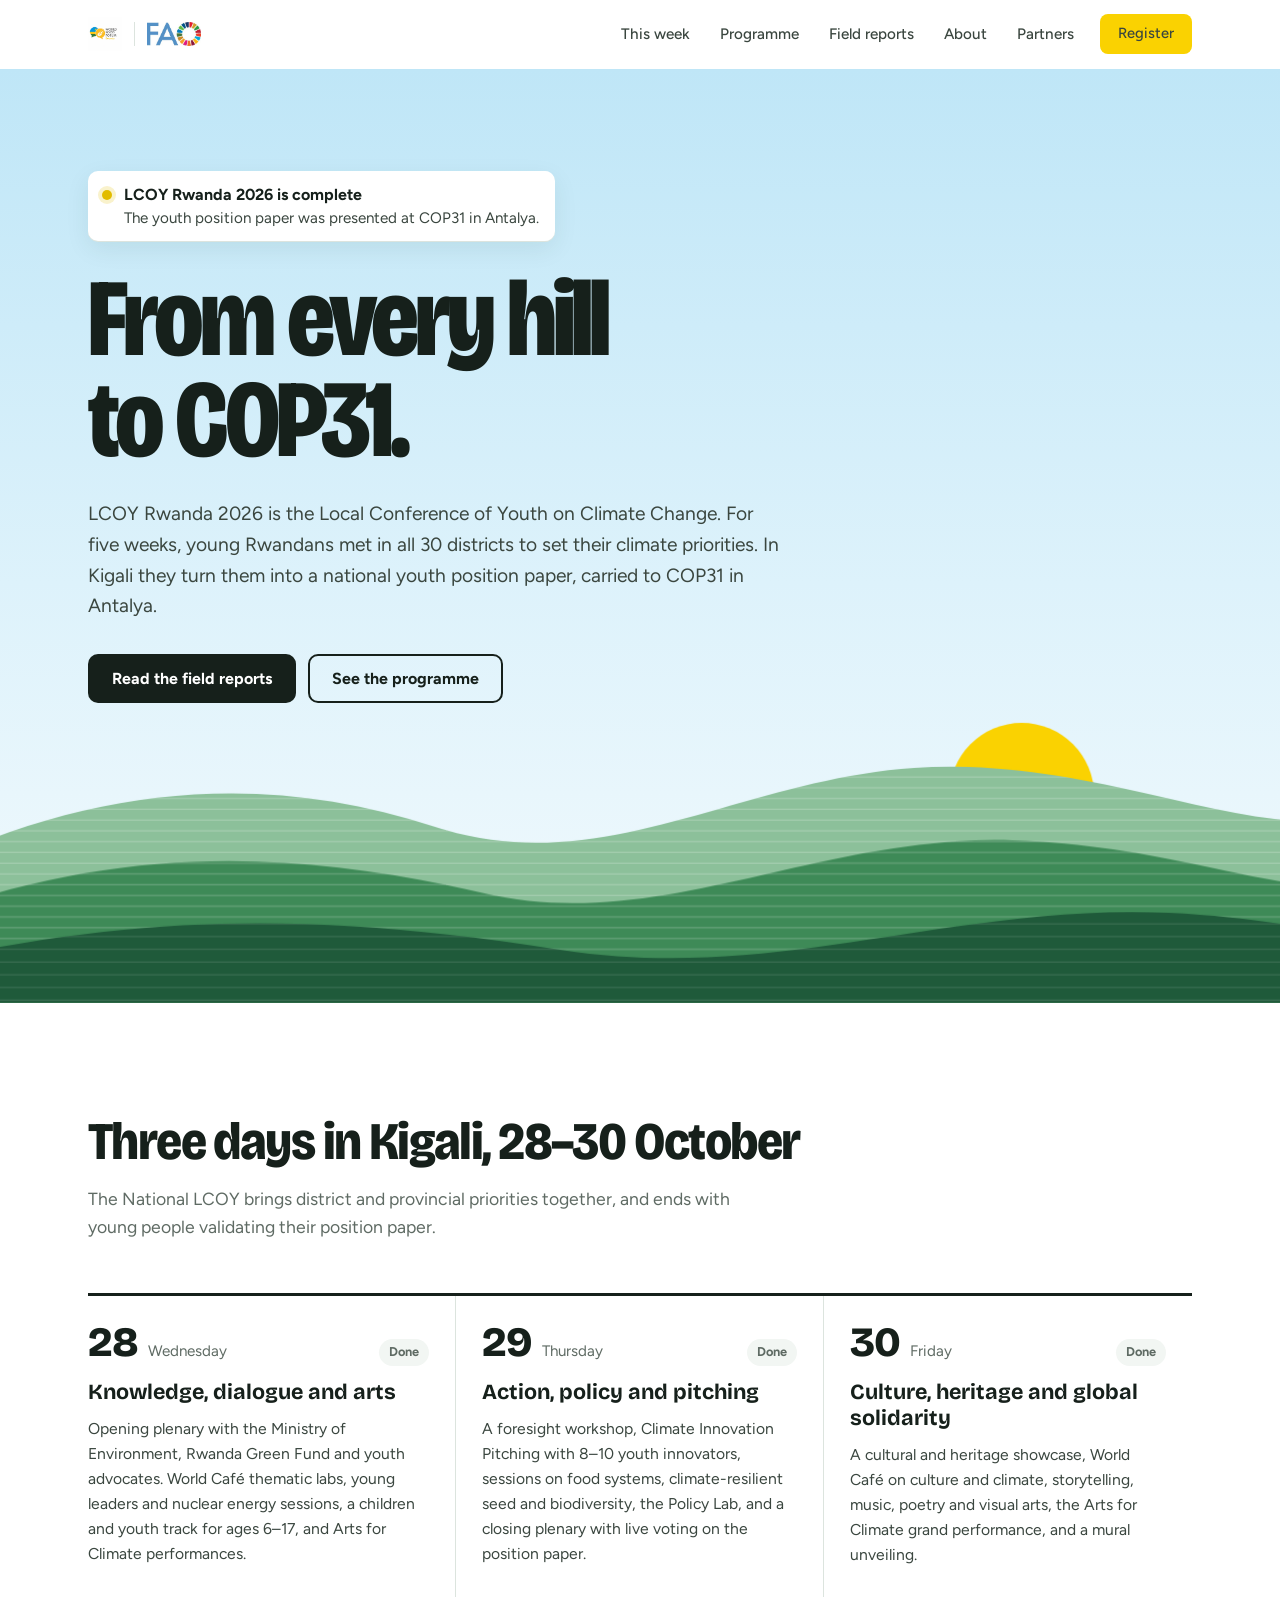
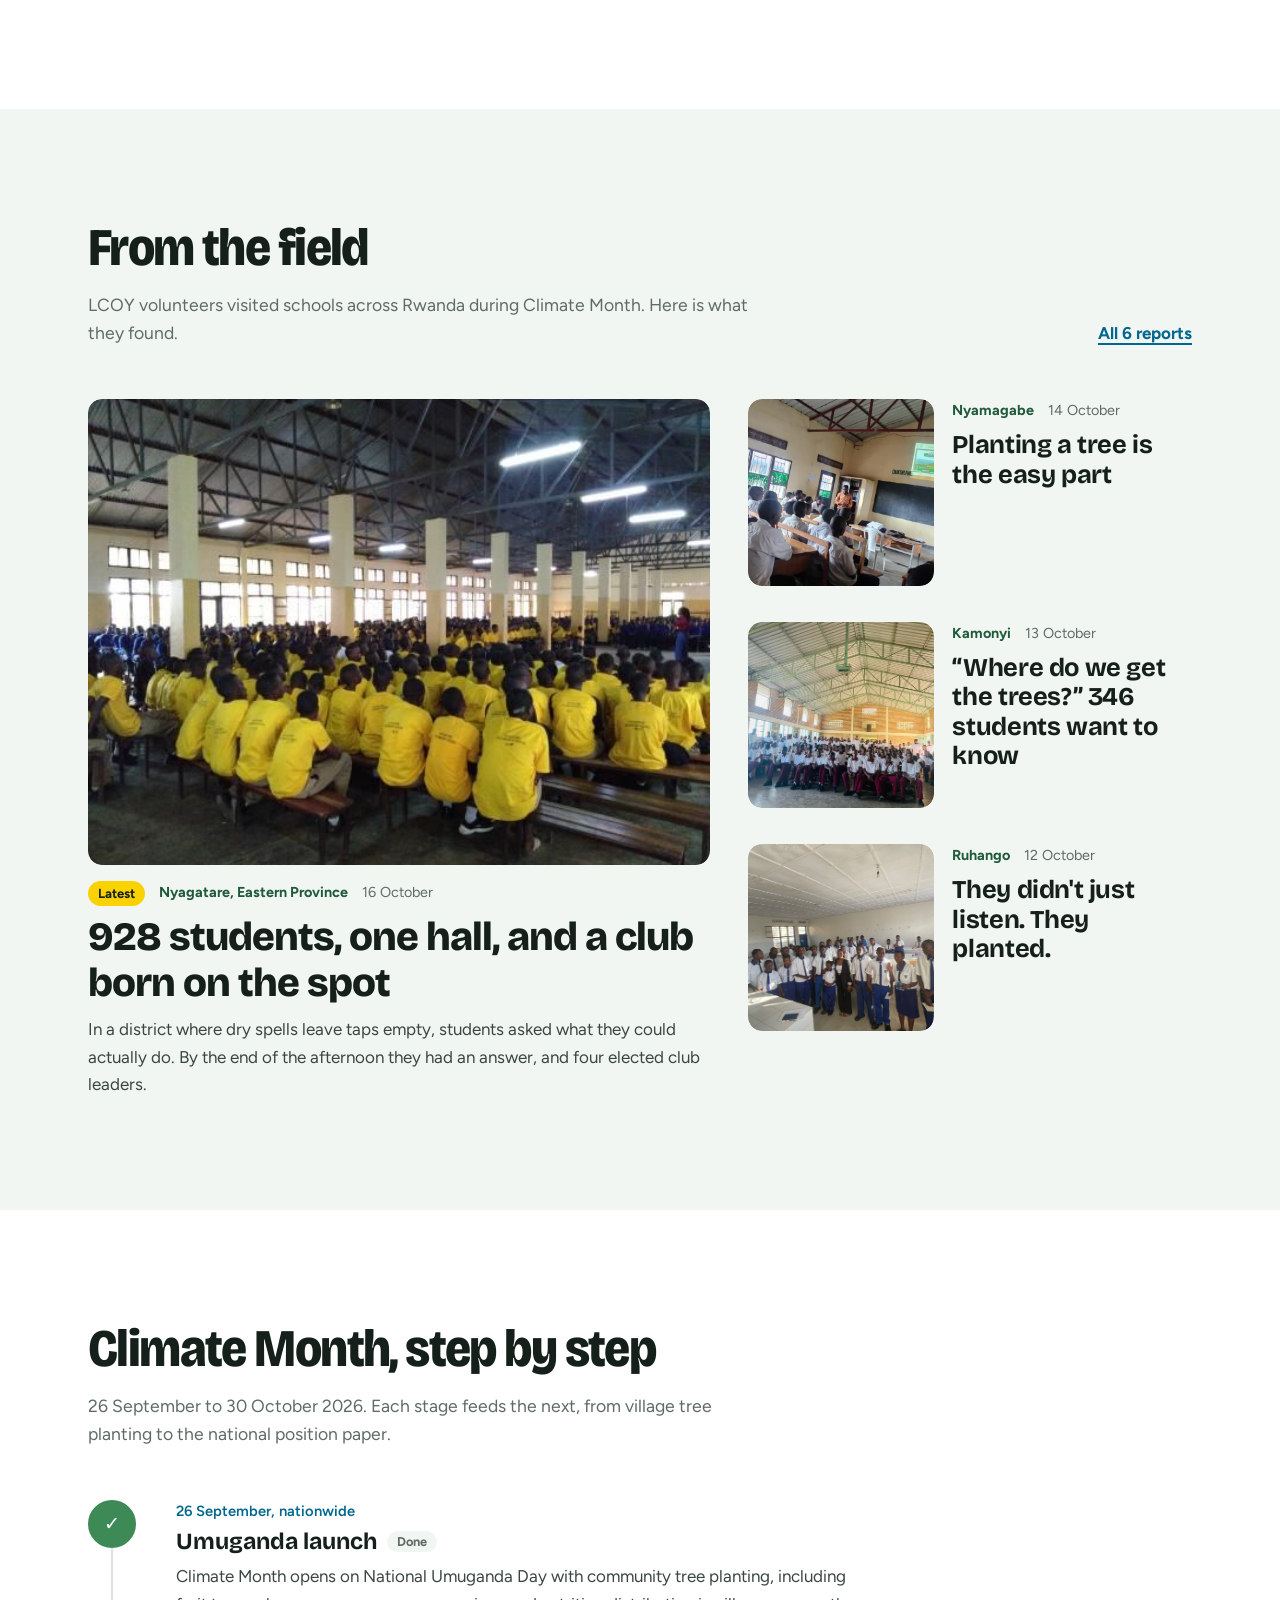
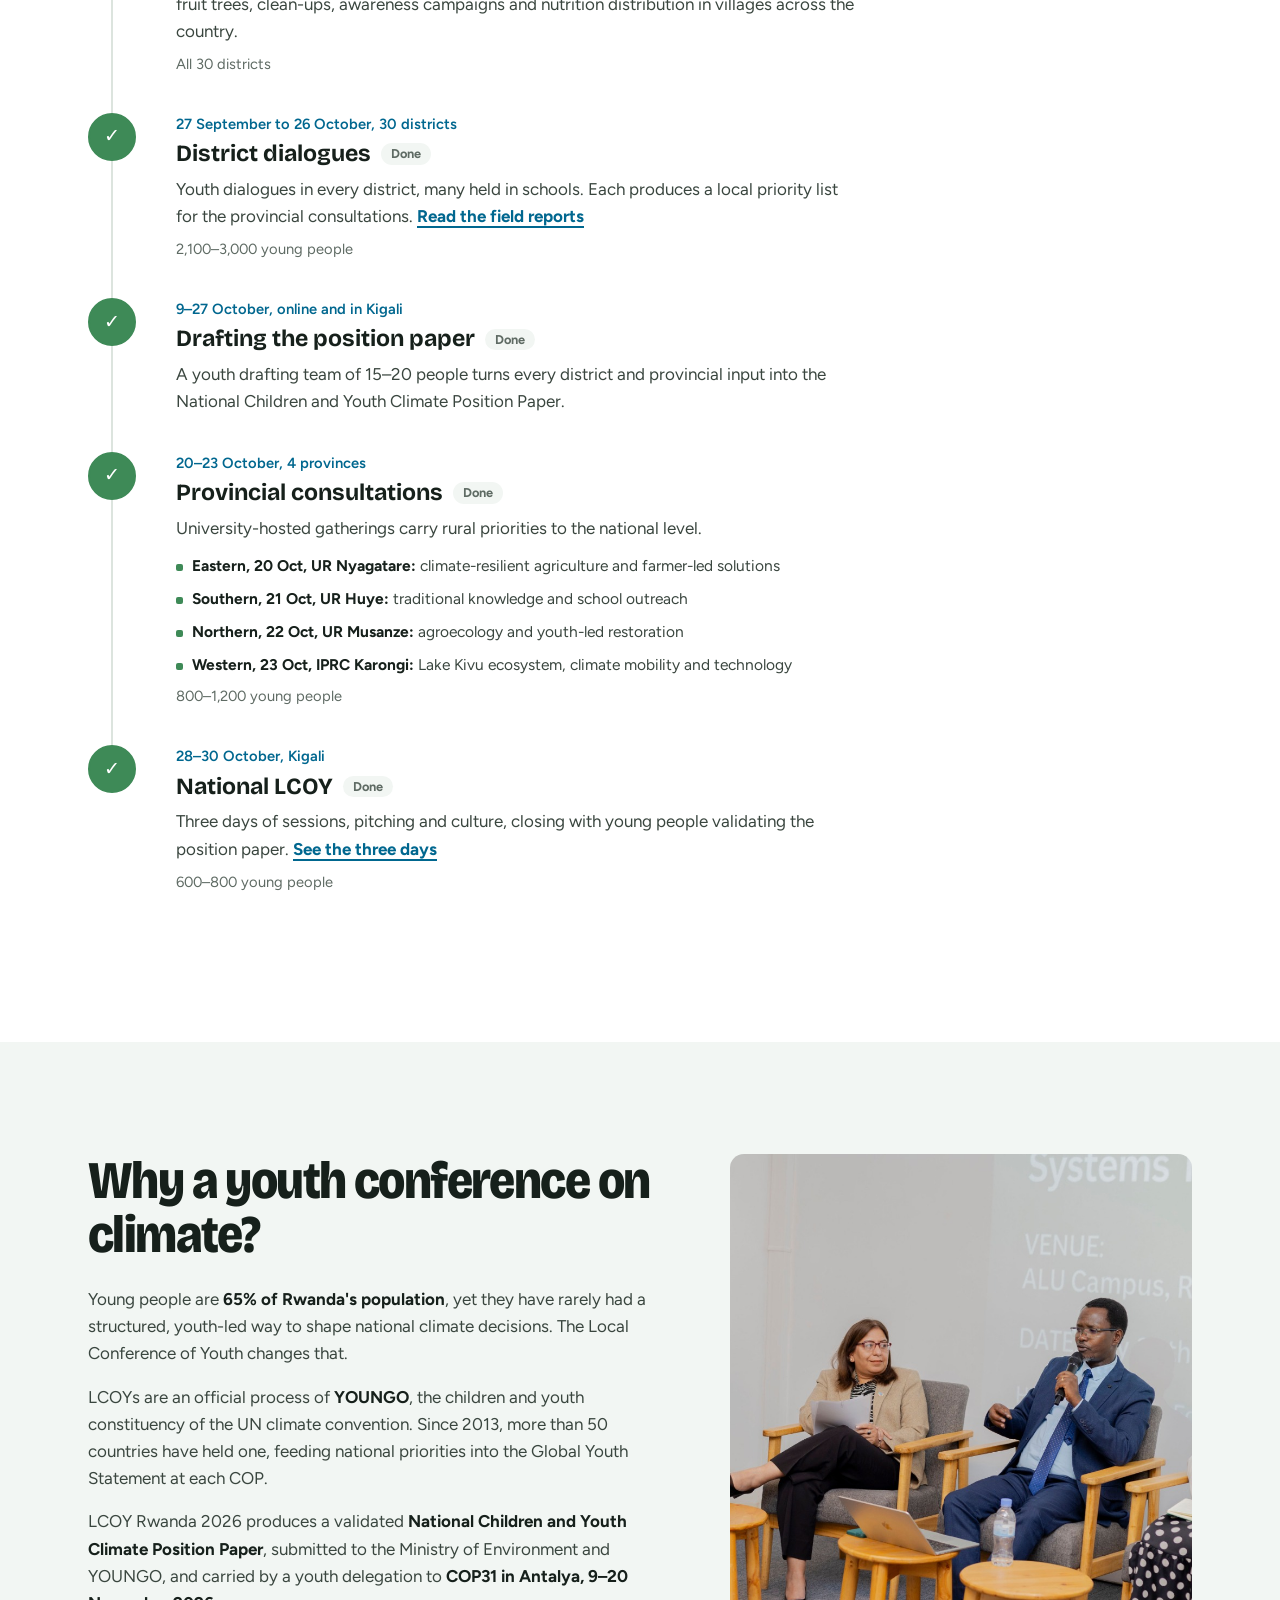
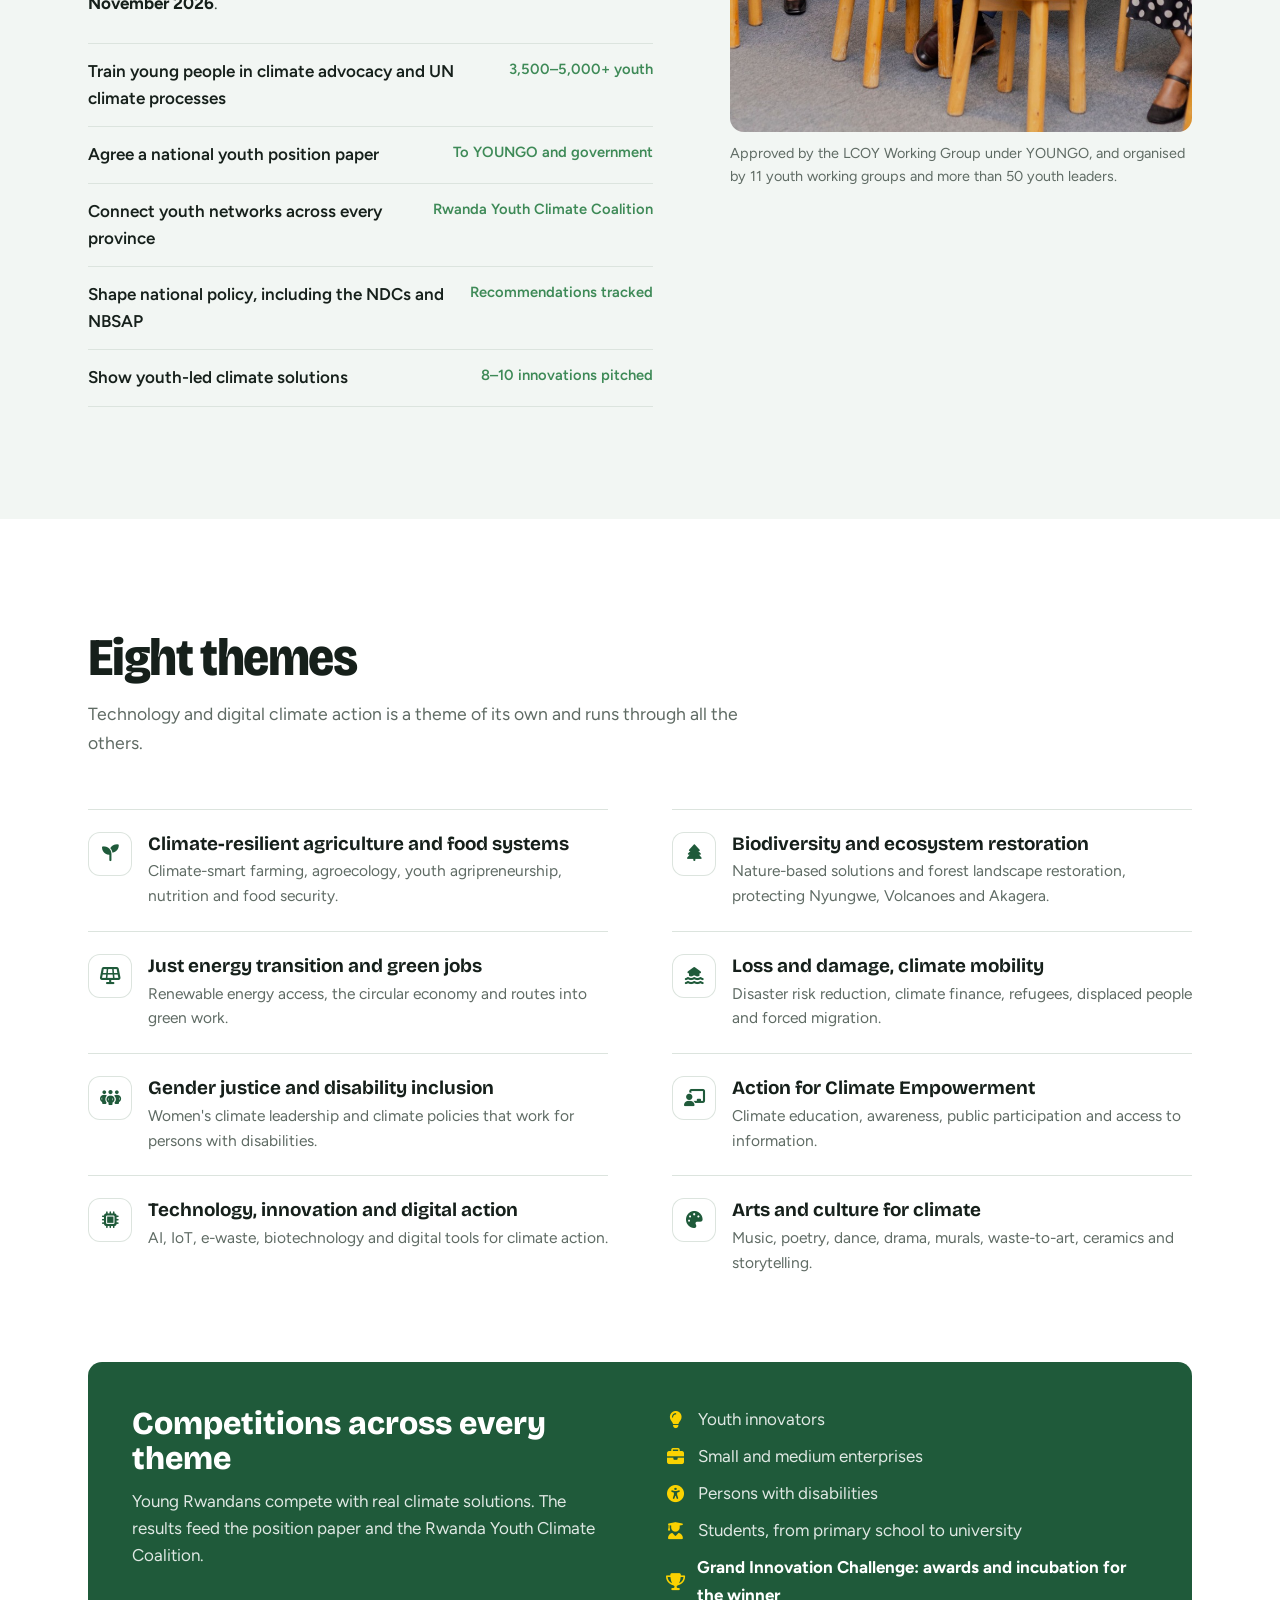
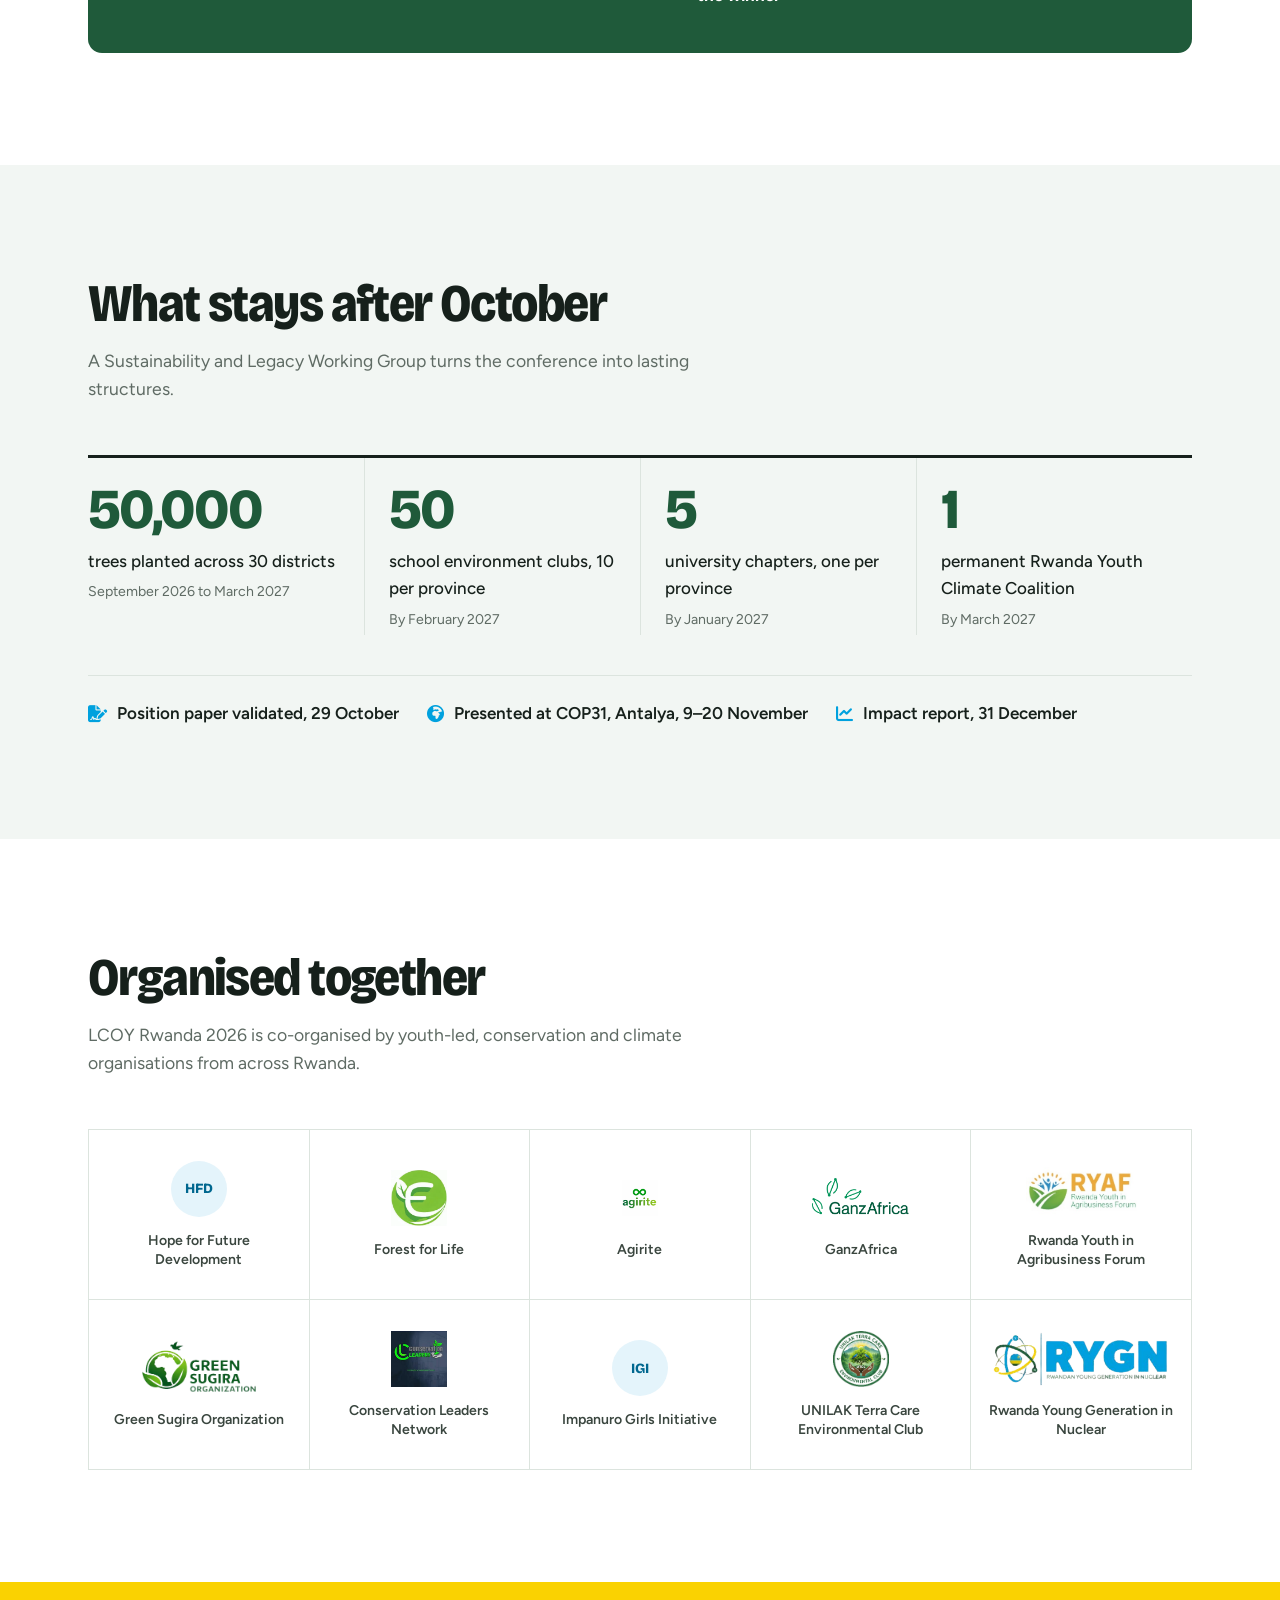
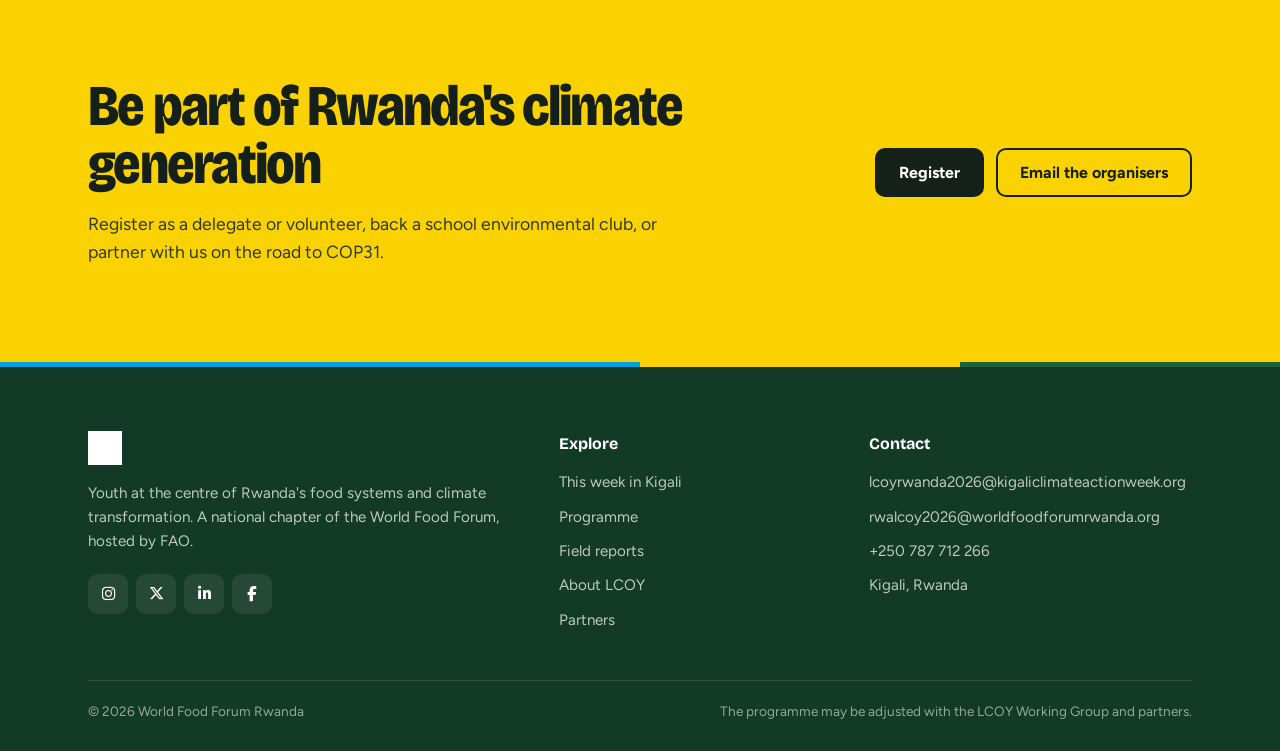
<file: lcoy-site/index.html>
<!DOCTYPE html>
<html lang="en">
<head>
<meta charset="UTF-8">
<meta name="viewport" content="width=device-width, initial-scale=1.0">
<title>LCOY Rwanda 2026 — World Food Forum Rwanda</title>
<meta name="description" content="LCOY Rwanda 2026, the Local Conference of Youth on Climate Change. Youth dialogues in all 30 districts, a national conference in Kigali on 28–30 October, and a youth position paper for COP31.">
<link rel="canonical" href="https://kigaliclimateactionweek.org/">
<meta name="theme-color" content="#BFE6F7">

<meta property="og:type" content="website">
<meta property="og:site_name" content="LCOY Rwanda 2026">
<meta property="og:url" content="https://kigaliclimateactionweek.org/">
<meta property="og:title" content="LCOY Rwanda 2026 — From every hill to COP31">
<meta property="og:description" content="Rwanda's Local Conference of Youth on Climate Change: dialogues in all 30 districts, a national conference in Kigali, and a youth position paper for COP31.">
<meta property="og:image" content="https://kigaliclimateactionweek.org/images/panel.jpeg">
<meta property="og:image:alt" content="Youth climate dialogue in Rwanda">
<meta property="og:locale" content="en_RW">
<meta name="twitter:card" content="summary_large_image">
<meta name="twitter:site" content="@LCOYRWANDA26">
<meta name="twitter:title" content="LCOY Rwanda 2026 — From every hill to COP31">
<meta name="twitter:description" content="Dialogues in all 30 districts, a national conference in Kigali, and a youth position paper for COP31.">
<meta name="twitter:image" content="https://kigaliclimateactionweek.org/images/panel.jpeg">

<link rel="preconnect" href="https://fonts.googleapis.com">
<link rel="preconnect" href="https://fonts.gstatic.com" crossorigin>
<link href="https://fonts.googleapis.com/css2?family=Bricolage+Grotesque:opsz,wdth,wght@12..96,75..100,600..800&family=Figtree:wght@400;500;600;700&display=swap" rel="stylesheet">
<link rel="stylesheet" href="https://cdnjs.cloudflare.com/ajax/libs/font-awesome/6.5.1/css/all.min.css">
<link rel="stylesheet" href="assets/site.css">
</head>
<body>
<a class="skip" href="#main">Skip to content</a>

<header class="top" id="top">
  <div class="wrap top-in">
    <a href="./" class="brand" aria-label="LCOY Rwanda 2026 home"><img src="images/wff-rwanda-logo.png" alt="WFF Rwanda"><i aria-hidden="true"></i><img class="fao" src="images/fao-logo.png" alt="FAO"></a>
    <button class="burger" id="burger" aria-label="Open menu" aria-expanded="false" aria-controls="menu"><i class="fa-solid fa-bars"></i></button>
    <ul class="menu" id="menu">
      <li><a href="#kigali">This week</a></li>
      <li><a href="#programme">Programme</a></li>
      <li><a href="reports.html">Field reports</a></li>
      <li><a href="#about">About</a></li>
      <li><a href="#partners">Partners</a></li>
      <li><a class="btn btn-sun" href="https://docs.google.com/forms/d/e/1FAIpQLSc05fQWdb0bnw5-J1wHMxsNk0yUPEoSePlmW-2PGy-hrqqUSA/viewform?usp=header" target="_blank" rel="noopener">Register</a></li>
    </ul>
  </div>
</header>

<main id="main">

<!-- HERO -->
<section class="hero" aria-labelledby="hero-title">
  <div class="wrap hero-in">
    <div class="status" id="status" role="status">
      <span class="status-dot" aria-hidden="true"></span>
      <p id="status-txt"><strong>Live now: day 2 of the National LCOY in Kigali</strong>Action, policy and pitching. Youth innovators present their climate solutions.</p>
    </div>
    <h1 id="hero-title">From every hill to COP31.</h1>
    <p class="hero-lede">LCOY Rwanda 2026 is the Local Conference of Youth on Climate Change. For five weeks, young Rwandans met in all 30 districts to set their climate priorities. In Kigali they turn them into a national youth position paper, carried to COP31 in Antalya.</p>
    <div class="hero-actions">
      <a class="btn btn-ink" href="reports.html">Read the field reports</a>
      <a class="btn btn-line" href="#programme">See the programme</a>
    </div>
  </div>
  <svg class="hills" viewBox="0 0 1440 340" preserveAspectRatio="xMidYMax slice" aria-hidden="true" focusable="false">
    <defs>
      <pattern id="terrace" width="12" height="11" patternUnits="userSpaceOnUse"><path d="M0 10.5H12" stroke="#fff" stroke-opacity=".22" stroke-width="1.6"/></pattern>
      <pattern id="terrace-d" width="12" height="13" patternUnits="userSpaceOnUse"><path d="M0 12.5H12" stroke="#fff" stroke-opacity=".12" stroke-width="1.6"/></pattern>
    </defs>
    <circle class="sun" cx="1110" cy="128" r="74" fill="#FAD201"/>
    <g class="layer l1"><path d="M0 196C170 118 340 104 510 160S820 112 1000 100s330 70 440 52V340H0Z" fill="#8CC09A"/><path d="M0 196C170 118 340 104 510 160S820 112 1000 100s330 70 440 52V340H0Z" fill="url(#terrace)"/></g>
    <g class="layer l2"><path d="M0 248C200 176 380 186 560 228s340 -60 540 -54c160 5 260 52 340 46V340H0Z" fill="#3E8A57"/><path d="M0 248C200 176 380 186 560 228s340 -60 540 -54c160 5 260 52 340 46V340H0Z" fill="url(#terrace)"/></g>
    <g class="layer l3"><path d="M0 296C240 244 420 252 640 286s400 -48 620 -38c90 4 140 18 180 18V340H0Z" fill="#1F5A3A"/><path d="M0 296C240 244 420 252 640 286s400 -48 620 -38c90 4 140 18 180 18V340H0Z" fill="url(#terrace-d)"/></g>
  </svg>
</section>

<!-- KIGALI -->
<section class="sec" id="kigali" aria-labelledby="kigali-title">
  <div class="wrap">
    <div class="sec-head">
      <h2 id="kigali-title">Three days in Kigali, 28–30 October</h2>
      <p>The National LCOY brings district and provincial priorities together, and ends with young people validating their position paper.</p>
    </div>
    <div class="days">
      <article class="day" data-day="2026-10-28">
        <div class="day-when"><b>28</b><span>Wednesday</span></div>
        <h3>Knowledge, dialogue and arts</h3>
        <p>Opening plenary with the Ministry of Environment, Rwanda Green Fund and youth advocates. World Café thematic labs, young leaders and nuclear energy sessions, a children and youth track for ages 6–17, and Arts for Climate performances.</p>
      </article>
      <article class="day" data-day="2026-10-29">
        <div class="day-when"><b>29</b><span>Thursday</span></div>
        <h3>Action, policy and pitching</h3>
        <p>A foresight workshop, Climate Innovation Pitching with 8–10 youth innovators, sessions on food systems, climate-resilient seed and biodiversity, the Policy Lab, and a closing plenary with live voting on the position paper.</p>
      </article>
      <article class="day" data-day="2026-10-30">
        <div class="day-when"><b>30</b><span>Friday</span></div>
        <h3>Culture, heritage and global solidarity</h3>
        <p>A cultural and heritage showcase, World Café on culture and climate, storytelling, music, poetry and visual arts, the Arts for Climate grand performance, and a mural unveiling.</p>
      </article>
    </div>
  </div>
</section>

<!-- FIELD REPORTS -->
<section class="sec sec-mist" id="reports" aria-labelledby="reports-title">
  <div class="wrap">
    <div class="sec-head-row">
      <div class="sec-head">
        <h2 id="reports-title">From the field</h2>
        <p>LCOY volunteers visited schools across Rwanda during Climate Month. Here is what they found.</p>
      </div>
      <a class="link" href="reports.html">All 6 reports</a>
    </div>
    <div class="stories">
      <a class="story-card story-lead" href="reports.html#nyagatare">
        <div class="ph"><img src="images/reports/nyagatare-1.jpg" alt="Students filling the hall at Nyagatare S.S" loading="lazy"></div>
        <div class="story-meta"><span class="new">Latest</span><span class="place">Nyagatare, Eastern Province</span><span>16 October</span></div>
        <h3>928 students, one hall, and a club born on the spot</h3>
        <p>In a district where dry spells leave taps empty, students asked what they could actually do. By the end of the afternoon they had an answer, and four elected club leaders.</p>
      </a>
      <div class="story-side">
        <a class="story-card" href="reports.html#kitabi">
          <div class="ph"><img src="images/reports/kitabi-1.jpg" alt="Presentation on forest restoration at GS Kitabi" loading="lazy"></div>
          <div>
            <div class="story-meta"><span class="place">Nyamagabe</span><span>14 October</span></div>
            <h3>Planting a tree is the easy part</h3>
          </div>
        </a>
        <a class="story-card" href="reports.html#kamonyi">
          <div class="ph"><img src="images/reports/kamonyi-1.jpg" alt="346 students at Saint Ignace Mugina TSS" loading="lazy"></div>
          <div>
            <div class="story-meta"><span class="place">Kamonyi</span><span>13 October</span></div>
            <h3>“Where do we get the trees?” 346 students want to know</h3>
          </div>
        </a>
        <a class="story-card" href="reports.html#ruhango">
          <div class="ph"><img src="images/reports/ruhango-1.jpg" alt="ESEK Environmental Club members in Ruhango" loading="lazy"></div>
          <div>
            <div class="story-meta"><span class="place">Ruhango</span><span>12 October</span></div>
            <h3>They didn't just listen. They planted.</h3>
          </div>
        </a>
      </div>
    </div>
  </div>
</section>

<!-- PROGRAMME -->
<section class="sec" id="programme" aria-labelledby="programme-title">
  <div class="wrap">
    <div class="sec-head">
      <h2 id="programme-title">Climate Month, step by step</h2>
      <p>26 September to 30 October 2026. Each stage feeds the next, from village tree planting to the national position paper.</p>
    </div>
    <ol class="phases">
      <li class="phase" data-start="2026-09-26" data-end="2026-09-26">
        <div>
          <div class="phase-when">26 September, nationwide</div>
          <h3>Umuganda launch</h3>
          <p>Climate Month opens on National Umuganda Day with community tree planting, including fruit trees, clean-ups, awareness campaigns and nutrition distribution in villages across the country.</p>
          <div class="phase-reach">All 30 districts</div>
        </div>
      </li>
      <li class="phase" data-start="2026-09-27" data-end="2026-10-26">
        <div>
          <div class="phase-when">27 September to 26 October, 30 districts</div>
          <h3>District dialogues</h3>
          <p>Youth dialogues in every district, many held in schools. Each produces a local priority list for the provincial consultations. <a class="link" href="reports.html">Read the field reports</a></p>
          <div class="phase-reach">2,100–3,000 young people</div>
        </div>
      </li>
      <li class="phase" data-start="2026-10-09" data-end="2026-10-27">
        <div>
          <div class="phase-when">9–27 October, online and in Kigali</div>
          <h3>Drafting the position paper</h3>
          <p>A youth drafting team of 15–20 people turns every district and provincial input into the National Children and Youth Climate Position Paper.</p>
        </div>
      </li>
      <li class="phase" data-start="2026-10-20" data-end="2026-10-23">
        <div>
          <div class="phase-when">20–23 October, 4 provinces</div>
          <h3>Provincial consultations</h3>
          <p>University-hosted gatherings carry rural priorities to the national level.</p>
          <ul>
            <li><b>Eastern, 20 Oct, UR Nyagatare:</b> climate-resilient agriculture and farmer-led solutions</li>
            <li><b>Southern, 21 Oct, UR Huye:</b> traditional knowledge and school outreach</li>
            <li><b>Northern, 22 Oct, UR Musanze:</b> agroecology and youth-led restoration</li>
            <li><b>Western, 23 Oct, IPRC Karongi:</b> Lake Kivu ecosystem, climate mobility and technology</li>
          </ul>
          <div class="phase-reach">800–1,200 young people</div>
        </div>
      </li>
      <li class="phase" data-start="2026-10-28" data-end="2026-10-30">
        <div>
          <div class="phase-when">28–30 October, Kigali</div>
          <h3>National LCOY</h3>
          <p>Three days of sessions, pitching and culture, closing with young people validating the position paper. <a class="link" href="#kigali">See the three days</a></p>
          <div class="phase-reach">600–800 young people</div>
        </div>
      </li>
    </ol>
  </div>
</section>

<!-- ABOUT -->
<section class="sec sec-mist" id="about" aria-labelledby="about-title">
  <div class="wrap about">
    <div>
      <div class="sec-head" style="margin-bottom:24px">
        <h2 id="about-title">Why a youth conference on climate?</h2>
      </div>
      <p>Young people are <strong>65% of Rwanda's population</strong>, yet they have rarely had a structured, youth-led way to shape national climate decisions. The Local Conference of Youth changes that.</p>
      <p>LCOYs are an official process of <strong>YOUNGO</strong>, the children and youth constituency of the UN climate convention. Since 2013, more than 50 countries have held one, feeding national priorities into the Global Youth Statement at each COP.</p>
      <p>LCOY Rwanda 2026 produces a validated <strong>National Children and Youth Climate Position Paper</strong>, submitted to the Ministry of Environment and YOUNGO, and carried by a youth delegation to <strong>COP31 in Antalya, 9–20 November 2026</strong>.</p>
      <ul class="goals">
        <li><b>Train young people in climate advocacy and UN climate processes</b><span>3,500–5,000+ youth</span></li>
        <li><b>Agree a national youth position paper</b><span>To YOUNGO and government</span></li>
        <li><b>Connect youth networks across every province</b><span>Rwanda Youth Climate Coalition</span></li>
        <li><b>Shape national policy, including the NDCs and NBSAP</b><span>Recommendations tracked</span></li>
        <li><b>Show youth-led climate solutions</b><span>8–10 innovations pitched</span></li>
      </ul>
    </div>
    <figure>
      <img src="images/panel.jpeg" alt="Young people speaking on a panel at a climate dialogue in Rwanda" loading="lazy">
      <figcaption>Approved by the LCOY Working Group under YOUNGO, and organised by 11 youth working groups and more than 50 youth leaders.</figcaption>
    </figure>
  </div>
</section>

<!-- THEMES -->
<section class="sec" id="themes" aria-labelledby="themes-title">
  <div class="wrap">
    <div class="sec-head">
      <h2 id="themes-title">Eight themes</h2>
      <p>Technology and digital climate action is a theme of its own and runs through all the others.</p>
    </div>
    <div class="themes">
      <div class="theme"><i class="fa-solid fa-seedling" aria-hidden="true"></i><div><h3>Climate-resilient agriculture and food systems</h3><p>Climate-smart farming, agroecology, youth agripreneurship, nutrition and food security.</p></div></div>
      <div class="theme"><i class="fa-solid fa-tree" aria-hidden="true"></i><div><h3>Biodiversity and ecosystem restoration</h3><p>Nature-based solutions and forest landscape restoration, protecting Nyungwe, Volcanoes and Akagera.</p></div></div>
      <div class="theme"><i class="fa-solid fa-solar-panel" aria-hidden="true"></i><div><h3>Just energy transition and green jobs</h3><p>Renewable energy access, the circular economy and routes into green work.</p></div></div>
      <div class="theme"><i class="fa-solid fa-house-flood-water" aria-hidden="true"></i><div><h3>Loss and damage, climate mobility</h3><p>Disaster risk reduction, climate finance, refugees, displaced people and forced migration.</p></div></div>
      <div class="theme"><i class="fa-solid fa-people-group" aria-hidden="true"></i><div><h3>Gender justice and disability inclusion</h3><p>Women's climate leadership and climate policies that work for persons with disabilities.</p></div></div>
      <div class="theme"><i class="fa-solid fa-chalkboard-user" aria-hidden="true"></i><div><h3>Action for Climate Empowerment</h3><p>Climate education, awareness, public participation and access to information.</p></div></div>
      <div class="theme"><i class="fa-solid fa-microchip" aria-hidden="true"></i><div><h3>Technology, innovation and digital action</h3><p>AI, IoT, e-waste, biotechnology and digital tools for climate action.</p></div></div>
      <div class="theme"><i class="fa-solid fa-palette" aria-hidden="true"></i><div><h3>Arts and culture for climate</h3><p>Music, poetry, dance, drama, murals, waste-to-art, ceramics and storytelling.</p></div></div>
    </div>
    <div class="compete">
      <div>
        <h3>Competitions across every theme</h3>
        <p>Young Rwandans compete with real climate solutions. The results feed the position paper and the Rwanda Youth Climate Coalition.</p>
      </div>
      <ul>
        <li><i class="fa-solid fa-lightbulb" aria-hidden="true"></i>Youth innovators</li>
        <li><i class="fa-solid fa-briefcase" aria-hidden="true"></i>Small and medium enterprises</li>
        <li><i class="fa-solid fa-universal-access" aria-hidden="true"></i>Persons with disabilities</li>
        <li><i class="fa-solid fa-user-graduate" aria-hidden="true"></i>Students, from primary school to university</li>
        <li class="prize"><i class="fa-solid fa-trophy" aria-hidden="true"></i>Grand Innovation Challenge: awards and incubation for the winner</li>
      </ul>
    </div>
  </div>
</section>

<!-- LEGACY -->
<section class="sec sec-mist" id="legacy" aria-labelledby="legacy-title">
  <div class="wrap">
    <div class="sec-head">
      <h2 id="legacy-title">What stays after October</h2>
      <p>A Sustainability and Legacy Working Group turns the conference into lasting structures.</p>
    </div>
    <div class="legacy">
      <div><b>50,000</b><p>trees planted across 30 districts</p><small>September 2026 to March 2027</small></div>
      <div><b>50</b><p>school environment clubs, 10 per province</p><small>By February 2027</small></div>
      <div><b>5</b><p>university chapters, one per province</p><small>By January 2027</small></div>
      <div><b>1</b><p>permanent Rwanda Youth Climate Coalition</p><small>By March 2027</small></div>
    </div>
    <ul class="milestones">
      <li><i class="fa-solid fa-file-signature" aria-hidden="true"></i>Position paper validated, 29 October</li>
      <li><i class="fa-solid fa-earth-africa" aria-hidden="true"></i>Presented at COP31, Antalya, 9–20 November</li>
      <li><i class="fa-solid fa-chart-line" aria-hidden="true"></i>Impact report, 31 December</li>
    </ul>
  </div>
</section>

<!-- PARTNERS -->
<section class="sec" id="partners" aria-labelledby="partners-title">
  <div class="wrap">
    <div class="sec-head">
      <h2 id="partners-title">Organised together</h2>
      <p>LCOY Rwanda 2026 is co-organised by youth-led, conservation and climate organisations from across Rwanda.</p>
    </div>
    <div class="partners">
      <div class="partner"><span class="mark" aria-hidden="true">HFD</span><span>Hope for Future Development</span></div>
      <div class="partner"><img src="images/partners/forest-for-life.webp" alt="" loading="lazy"><span>Forest for Life</span></div>
      <div class="partner"><img src="images/partners/agirite.png" alt="" loading="lazy"><span>Agirite</span></div>
      <div class="partner"><img src="images/partners/ganzafrica.png" alt="" loading="lazy"><span>GanzAfrica</span></div>
      <div class="partner"><img src="images/partners/ryaf.jpg" alt="" loading="lazy"><span>Rwanda Youth in Agribusiness Forum</span></div>
      <div class="partner"><img src="images/partners/green-sugira.png" alt="" loading="lazy"><span>Green Sugira Organization</span></div>
      <div class="partner"><img src="images/partners/conservation-leaders-network.jpg" alt="" loading="lazy"><span>Conservation Leaders Network</span></div>
      <div class="partner"><span class="mark" aria-hidden="true">IGI</span><span>Impanuro Girls Initiative</span></div>
      <div class="partner"><img src="images/partners/unilak-terra-care.png" alt="" loading="lazy"><span>UNILAK Terra Care Environmental Club</span></div>
      <div class="partner"><img src="images/partners/rygn.png" alt="" loading="lazy"><span>Rwanda Young Generation in Nuclear</span></div>
    </div>
  </div>
</section>

<!-- JOIN -->
<section class="join" id="join" aria-labelledby="join-title">
  <div class="join-in">
    <div>
      <h2 id="join-title">Be part of Rwanda's climate generation</h2>
      <p>Register as a delegate or volunteer, back a school environmental club, or partner with us on the road to COP31.</p>
    </div>
    <div class="join-actions">
      <a class="btn btn-ink" href="https://docs.google.com/forms/d/e/1FAIpQLSc05fQWdb0bnw5-J1wHMxsNk0yUPEoSePlmW-2PGy-hrqqUSA/viewform?usp=header" target="_blank" rel="noopener">Register</a>
      <a class="btn btn-line" href="mailto:lcoyrwanda2026@kigaliclimateactionweek.org">Email the organisers</a>
    </div>
  </div>
</section>

</main>

<footer class="foot">
  <div class="flag" aria-hidden="true"></div>
  <div class="wrap">
    <div class="foot-in">
      <div>
        <img src="images/wff-rwanda-logo.png" alt="WFF Rwanda">
        <p>Youth at the centre of Rwanda's food systems and climate transformation. A national chapter of the World Food Forum, hosted by FAO.</p>
        <div class="socials">
          <a href="https://www.instagram.com/lcoyrwanda/" target="_blank" rel="noopener" aria-label="LCOY Rwanda on Instagram"><i class="fa-brands fa-instagram"></i></a>
          <a href="https://x.com/LCOYRWANDA26" target="_blank" rel="noopener" aria-label="LCOY Rwanda on X"><i class="fa-brands fa-x-twitter"></i></a>
          <a href="https://www.linkedin.com/company/lcoy-rwanda/" target="_blank" rel="noopener" aria-label="LCOY Rwanda on LinkedIn"><i class="fa-brands fa-linkedin-in"></i></a>
          <a href="https://www.facebook.com/profile.php?id=61591460940874" target="_blank" rel="noopener" aria-label="LCOY Rwanda on Facebook"><i class="fa-brands fa-facebook-f"></i></a>
        </div>
      </div>
      <div>
        <h2>Explore</h2>
        <ul>
          <li><a href="#kigali">This week in Kigali</a></li>
          <li><a href="#programme">Programme</a></li>
          <li><a href="reports.html">Field reports</a></li>
          <li><a href="#about">About LCOY</a></li>
          <li><a href="#partners">Partners</a></li>
        </ul>
      </div>
      <div>
        <h2>Contact</h2>
        <ul>
          <li><a href="mailto:lcoyrwanda2026@kigaliclimateactionweek.org">lcoyrwanda2026@kigaliclimateactionweek.org</a></li>
          <li><a href="mailto:rwalcoy2026@worldfoodforumrwanda.org">rwalcoy2026@worldfoodforumrwanda.org</a></li>
          <li><a href="tel:+250787712266">+250 787 712 266</a></li>
          <li>Kigali, Rwanda</li>
        </ul>
      </div>
    </div>
    <div class="foot-base"><span>&copy; 2026 World Food Forum Rwanda</span><span>The programme may be adjusted with the LCOY Working Group and partners.</span></div>
  </div>
</footer>

<script src="assets/site.js"></script>
</body>
</html>
</file>
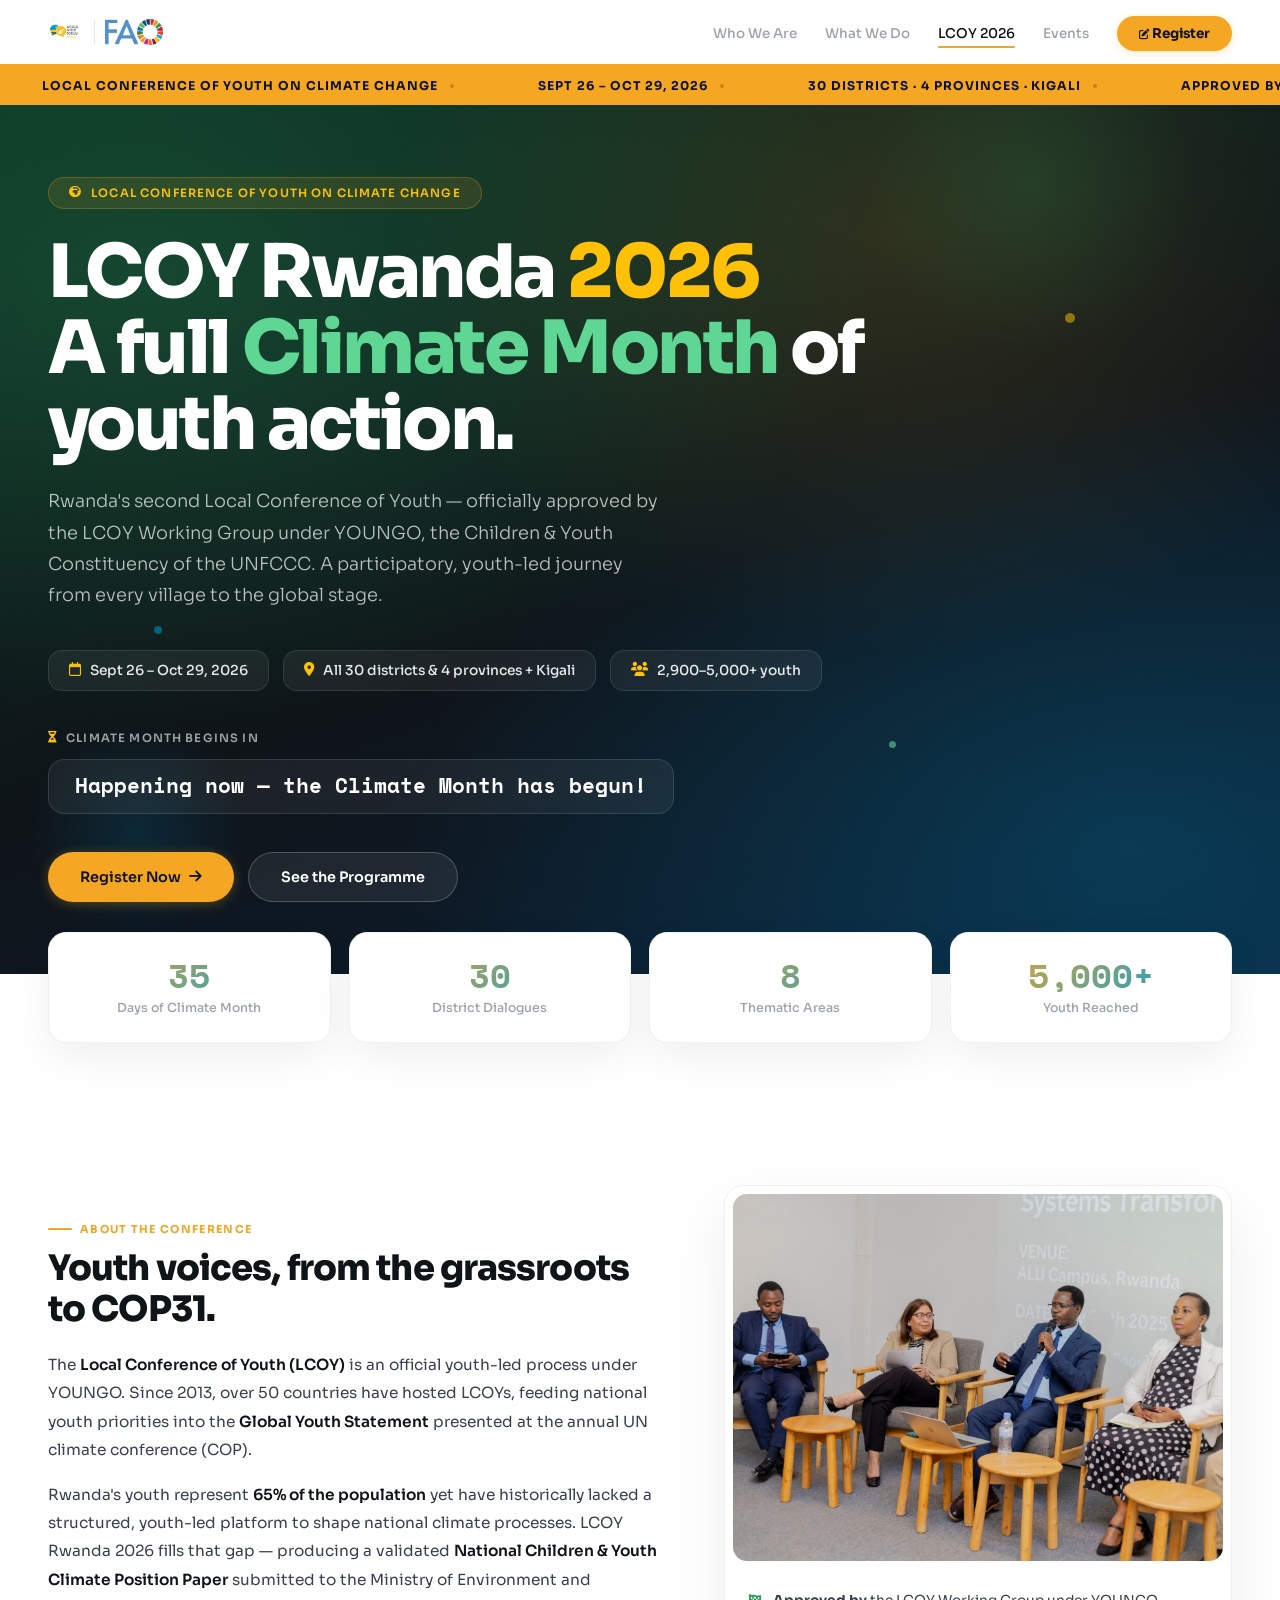
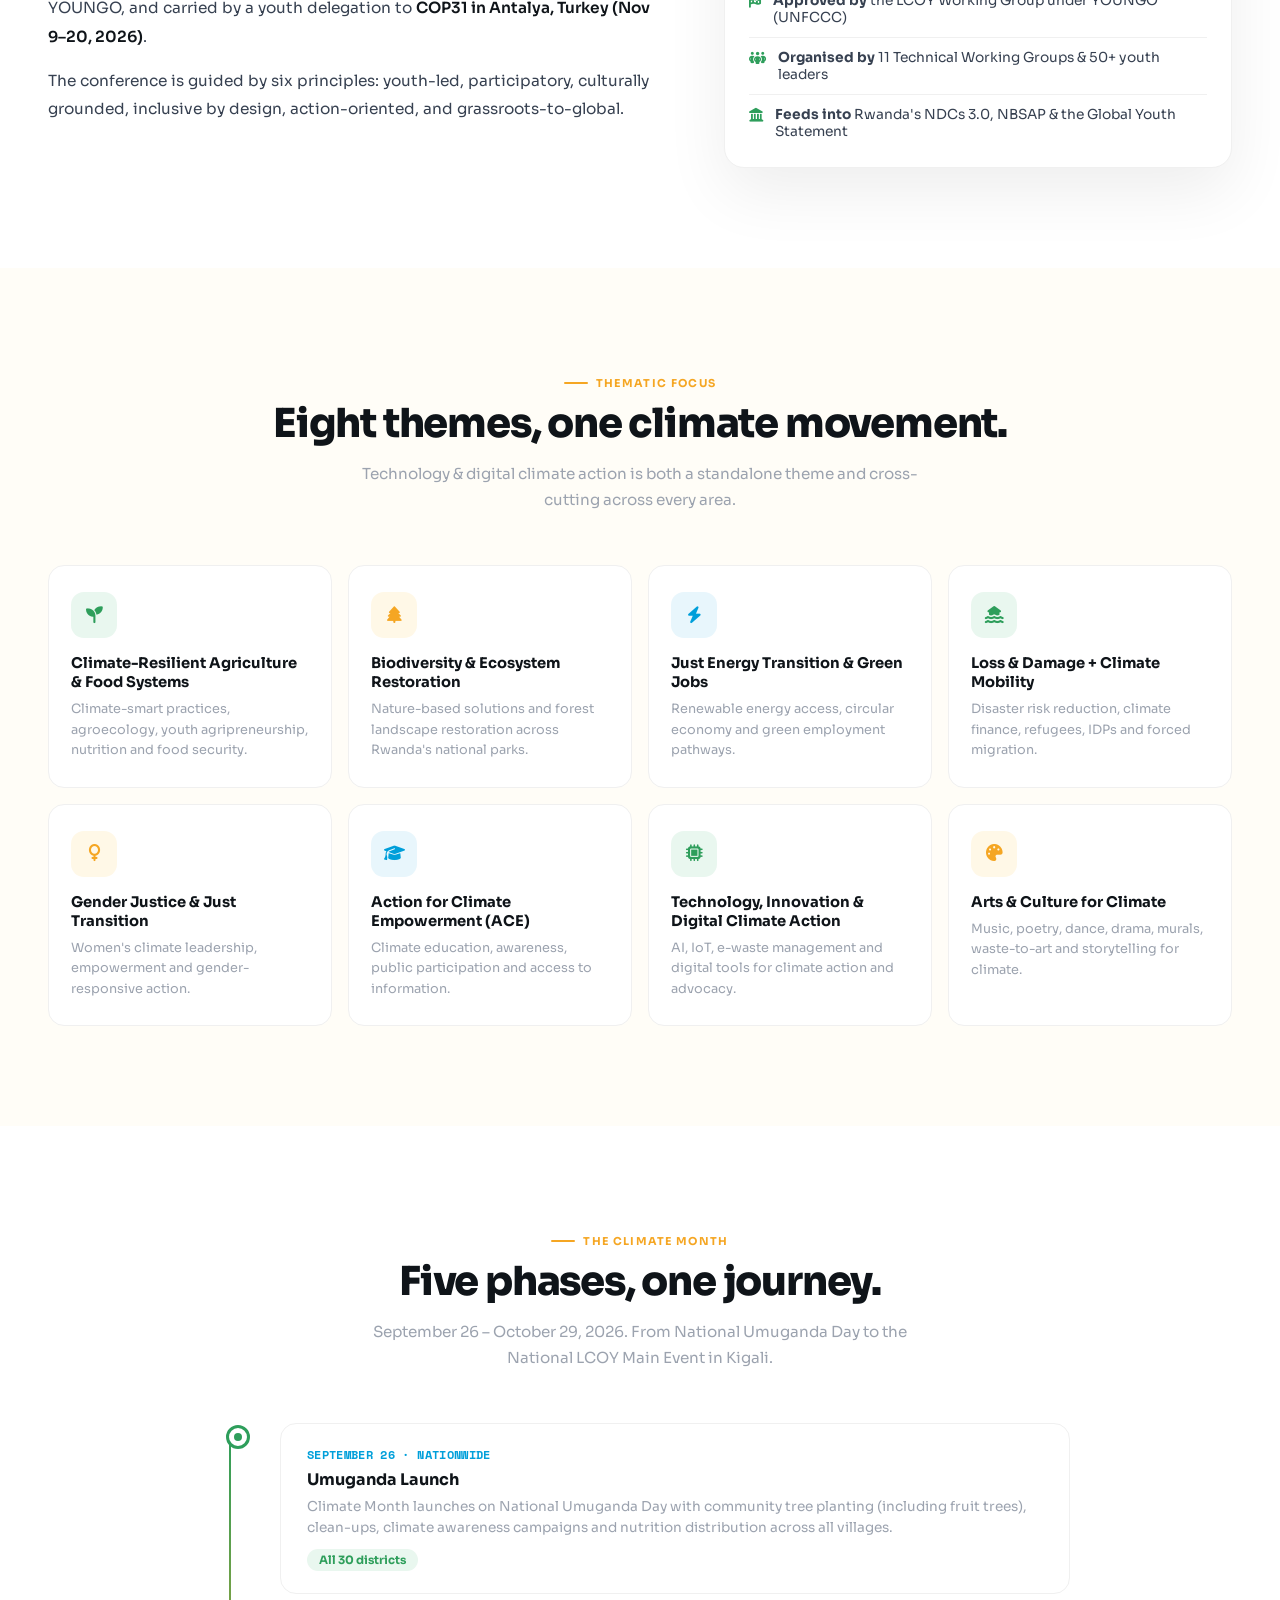
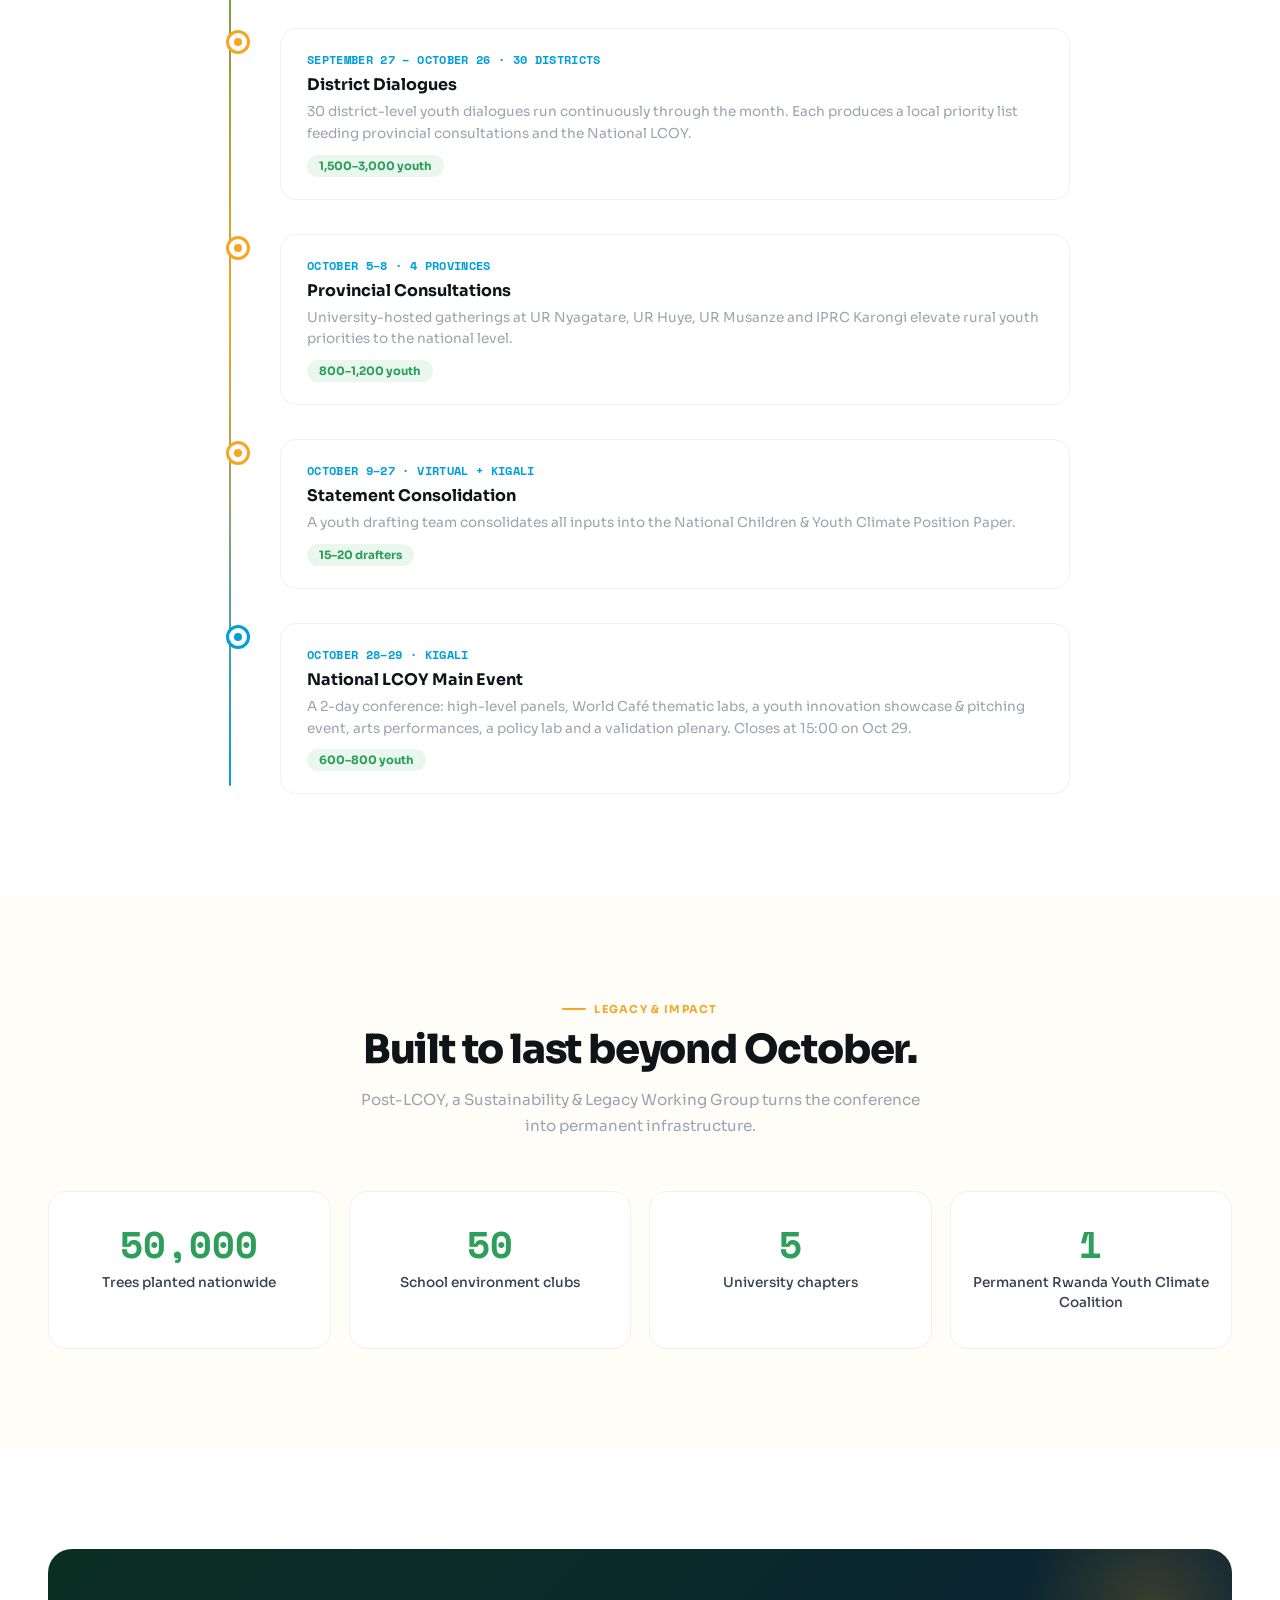
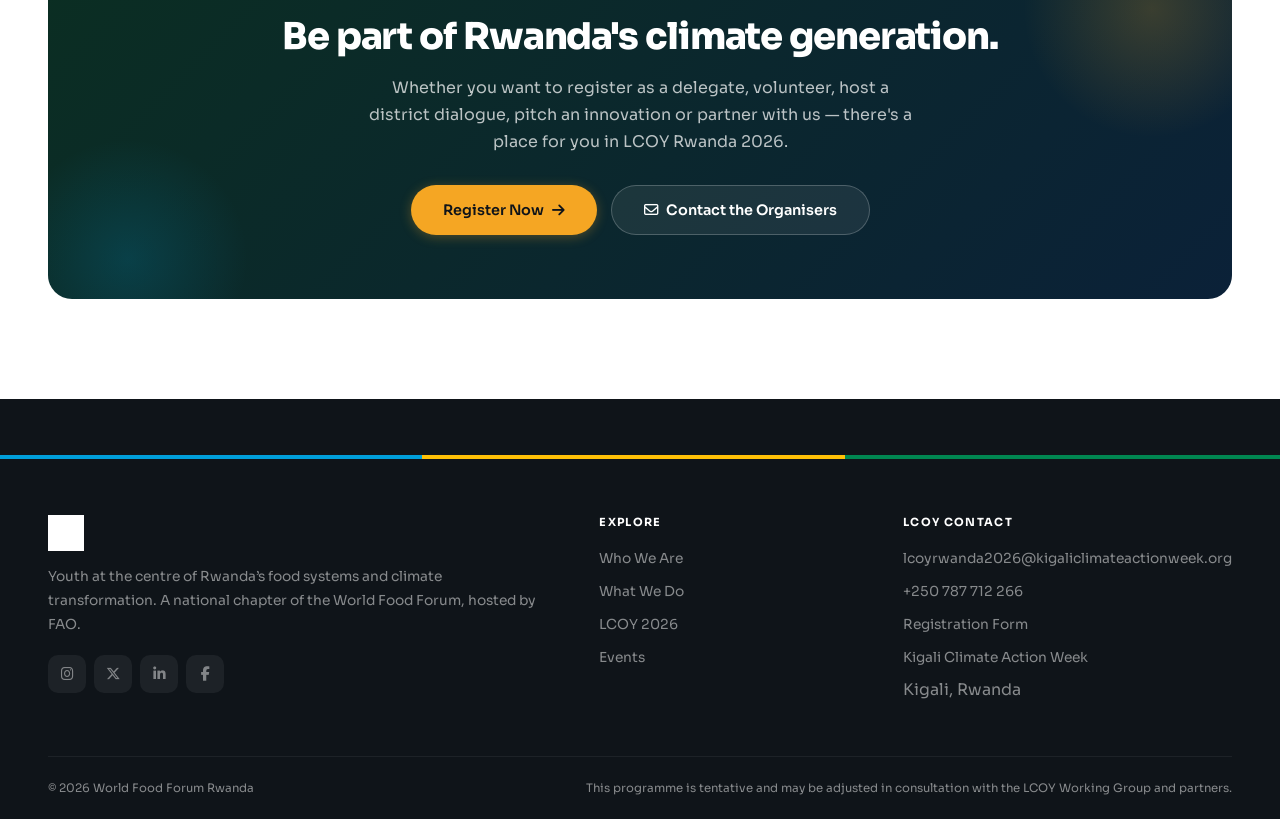
<file: lcoy-2026.html>
<!DOCTYPE html>
<html lang="en">
<head>
<meta charset="UTF-8">
<meta name="viewport" content="width=device-width, initial-scale=1.0">
<title>LCOY Rwanda 2026 — World Food Forum Rwanda</title>
<meta name="description" content="LCOY Rwanda 2026 — the Local Conference of Youth on Climate Change. A youth-led Climate Month from September 26 to October 29, 2026, reaching 2,900–5,000+ young Rwandans.">
<link rel="preconnect" href="https://fonts.googleapis.com">
<link rel="preconnect" href="https://fonts.gstatic.com" crossorigin>
<link href="https://fonts.googleapis.com/css2?family=Sora:wght@300;400;500;600;700;800&family=Space+Mono:wght@700&display=swap" rel="stylesheet">
<link rel="stylesheet" href="https://cdnjs.cloudflare.com/ajax/libs/font-awesome/6.5.1/css/all.min.css">
<style>
:root{--blue:#009FDA;--blue-deep:#0077A8;--blue-soft:#E8F6FC;--yellow:#F5A623;--yellow-bright:#FFC107;--yellow-soft:#FFF8E7;--yellow-glow:rgba(245,166,35,0.08);--green:#2E9E5B;--green-soft:#E9F7EF;--cream:#FFFDF7;--white:#FFFFFF;--dark:#0F1419;--text:#374151;--muted:#9CA3AF;--border:#F0F0F0;--font:'Sora',sans-serif;--mono:'Space Mono',monospace;--max:1320px;}
*,*::before,*::after{box-sizing:border-box;margin:0;padding:0;}
html{scroll-behavior:smooth;}
body{font-family:var(--font);color:var(--text);background:var(--white);overflow-x:hidden;-webkit-font-smoothing:antialiased;}
img{max-width:100%;display:block;}a{color:inherit;text-decoration:none;}
.wrap{max-width:var(--max);margin:0 auto;padding:0 48px;}

/* PROGRESS BAR */
#progress{position:fixed;top:0;left:0;height:3px;background:linear-gradient(90deg,var(--yellow),var(--blue));z-index:10000;width:0%;transition:width 0.1s;}

/* TICKER */
.ticker{background:var(--yellow);padding:10px 0;overflow:hidden;white-space:nowrap;margin-top:64px;position:relative;z-index:5;}
.ticker-track{display:inline-flex;animation:scroll-left 38s linear infinite;}
.ticker-track:hover{animation-play-state:paused;}
.ticker-item{display:inline-flex;align-items:center;gap:12px;padding:0 42px;font-size:0.76rem;font-weight:700;color:var(--dark);text-transform:uppercase;letter-spacing:0.08em;}
.ticker-item .sep{width:4px;height:4px;border-radius:50%;background:rgba(0,0,0,0.2);}
@keyframes scroll-left{0%{transform:translateX(0);}100%{transform:translateX(-50%);}}

/* ===== NAV ===== */
.nav{position:fixed;top:0;left:0;right:0;z-index:999;height:64px;background:rgba(255,255,255,0.8);backdrop-filter:blur(20px) saturate(180%);-webkit-backdrop-filter:blur(20px) saturate(180%);transition:all 0.4s;}
.nav.shadow{box-shadow:0 1px 0 var(--border);background:rgba(255,255,255,0.92);}
.nav-inner{max-width:var(--max);margin:0 auto;padding:0 48px;display:flex;align-items:center;justify-content:space-between;height:100%;}
.nav-logo{display:flex;align-items:center;gap:10px;transition:transform 0.3s;}.nav-logo:hover{transform:scale(1.02);}
.nav-logo img{height:36px;}.nav-logo span{width:1px;height:24px;background:#E5E7EB;}
.nav-links{display:flex;align-items:center;gap:28px;list-style:none;}
.nav-links a{font-size:0.84rem;font-weight:500;color:var(--muted);transition:all 0.25s;position:relative;padding:6px 0;}
.nav-links a::after{content:'';position:absolute;bottom:0;left:0;width:0;height:2px;background:var(--yellow);border-radius:2px;transition:width 0.3s cubic-bezier(0.16,1,0.3,1);}
.nav-links a:hover,.nav-links a.active{color:var(--dark);}
.nav-links a:hover::after,.nav-links a.active::after{width:100%;}
.nav-cta{background:var(--yellow)!important;color:var(--dark)!important;padding:9px 22px!important;border-radius:100px;font-weight:700!important;font-size:0.82rem;transition:all 0.3s;box-shadow:0 2px 8px rgba(245,166,35,0.25);}
.nav-cta::after{display:none!important;}
.nav-cta:hover{background:var(--yellow-bright)!important;transform:translateY(-2px) scale(1.03);box-shadow:0 6px 20px rgba(245,166,35,0.35);}
.burger{display:none;background:none;border:none;cursor:pointer;padding:6px;}.burger div{width:20px;height:1.5px;background:var(--dark);margin:5px 0;border-radius:2px;}

/* ===== HERO ===== */
.chero{position:relative;min-height:calc(92vh - 104px);display:flex;align-items:center;overflow:hidden;background:linear-gradient(160deg,#0B2E22 0%,#0F1419 55%,#0B2138 100%);color:var(--white);}
.chero::before{content:'';position:absolute;inset:0;background:radial-gradient(ellipse at 12% 20%,rgba(46,158,91,0.28) 0%,transparent 45%),radial-gradient(ellipse at 88% 85%,rgba(0,159,218,0.22) 0%,transparent 45%),radial-gradient(ellipse at 70% 15%,rgba(245,166,35,0.14) 0%,transparent 40%);pointer-events:none;animation:hue 16s ease-in-out infinite alternate;}
@keyframes hue{to{filter:hue-rotate(18deg);}}
/* floating leaf/orb decor */
.chero-orb{position:absolute;border-radius:50%;pointer-events:none;z-index:1;}
.chero-orb.o1{width:340px;height:340px;background:radial-gradient(circle,rgba(46,158,91,0.16),transparent 68%);top:-90px;right:6%;animation:cdrift 13s ease-in-out infinite;}
.chero-orb.o2{width:220px;height:220px;background:radial-gradient(circle,rgba(0,159,218,0.14),transparent 68%);bottom:4%;left:2%;animation:cdrift 17s ease-in-out infinite reverse;}
.chero-orb.o3{width:10px;height:10px;background:var(--yellow-bright);opacity:0.5;top:24%;right:16%;animation:cdrift 6s ease-in-out infinite;}
.chero-orb.o4{width:7px;height:7px;background:#5FD693;opacity:0.6;bottom:26%;right:30%;animation:cdrift 5s ease-in-out infinite 0.6s;}
.chero-orb.o5{width:8px;height:8px;background:var(--blue);opacity:0.5;top:60%;left:12%;animation:cdrift 7s ease-in-out infinite 0.3s;}
@keyframes cdrift{0%,100%{transform:translate(0,0);}25%{transform:translate(8px,-14px);}75%{transform:translate(-8px,10px);}}
.chero-inner{max-width:var(--max);margin:0 auto;padding:72px 48px;position:relative;z-index:2;width:100%;}
.chero-eyebrow{display:inline-flex;align-items:center;gap:9px;font-size:0.72rem;font-weight:600;color:var(--yellow-bright);letter-spacing:0.1em;text-transform:uppercase;margin-bottom:26px;background:rgba(245,166,35,0.12);padding:8px 20px;border-radius:100px;border:1px solid rgba(245,166,35,0.25);}
.chero h1{font-size:clamp(2.6rem,6vw,4.6rem);font-weight:800;line-height:1.03;letter-spacing:-0.035em;margin-bottom:24px;max-width:16ch;}
.chero h1 .yel{color:var(--yellow-bright);}.chero h1 .grn{color:#5FD693;}
.chero-sub{font-size:1.12rem;line-height:1.75;color:rgba(255,255,255,0.72);max-width:620px;margin-bottom:38px;font-weight:300;}
.chero-meta{display:flex;flex-wrap:wrap;gap:14px;margin-bottom:40px;}
.chero-chip{display:inline-flex;align-items:center;gap:9px;padding:11px 20px;border-radius:14px;background:rgba(255,255,255,0.06);border:1px solid rgba(255,255,255,0.1);font-size:0.86rem;font-weight:500;color:rgba(255,255,255,0.9);backdrop-filter:blur(6px);}
.chero-chip i{color:var(--yellow-bright);}
.chero-actions{display:flex;gap:14px;flex-wrap:wrap;}
.btn{display:inline-flex;align-items:center;gap:8px;padding:15px 32px;border-radius:100px;font-weight:600;font-size:0.9rem;font-family:var(--font);border:none;cursor:pointer;transition:all 0.35s cubic-bezier(0.16,1,0.3,1);}
.btn-yellow{background:var(--yellow);color:var(--dark);box-shadow:0 2px 12px rgba(245,166,35,0.3);}
.btn-yellow:hover{transform:translateY(-3px);background:var(--yellow-bright);box-shadow:0 8px 28px rgba(245,166,35,0.4);}
.btn-ghost{background:rgba(255,255,255,0.07);color:var(--white);border:1.5px solid rgba(255,255,255,0.22);}
.btn-ghost:hover{border-color:var(--white);background:rgba(255,255,255,0.12);transform:translateY(-2px);}
.btn-dark{background:var(--dark);color:var(--white);}
.btn-dark:hover{background:#1F2937;transform:translateY(-3px);box-shadow:0 8px 24px rgba(0,0,0,0.18);}

/* COUNTDOWN */
.cd-label{display:flex;align-items:center;gap:8px;font-size:0.72rem;font-weight:600;letter-spacing:0.1em;text-transform:uppercase;color:rgba(255,255,255,0.6);margin-bottom:14px;}
.cd-label i{color:var(--yellow-bright);}
.countdown{display:flex;gap:12px;margin-bottom:38px;flex-wrap:wrap;}
.cd-box{min-width:82px;padding:16px 14px;border-radius:16px;background:rgba(255,255,255,0.06);border:1px solid rgba(255,255,255,0.12);text-align:center;backdrop-filter:blur(8px);-webkit-backdrop-filter:blur(8px);transition:transform 0.35s cubic-bezier(0.16,1,0.3,1),border-color 0.35s;}
.cd-box:hover{transform:translateY(-4px);border-color:rgba(245,166,35,0.4);}
.cd-num{display:block;font-family:var(--mono);font-size:2rem;font-weight:700;color:#fff;line-height:1;font-variant-numeric:tabular-nums;}
.cd-lbl{display:block;font-size:0.64rem;text-transform:uppercase;letter-spacing:0.12em;color:rgba(255,255,255,0.55);margin-top:9px;}

/* ===== COUNTDOWN / STATS ===== */
.stat-strip{background:var(--white);padding:0;position:relative;z-index:3;}
.stat-strip .wrap{transform:translateY(-42px);}
.stat-grid{display:grid;grid-template-columns:repeat(4,1fr);gap:18px;}
.stat-card{background:var(--white);border:1px solid var(--border);border-radius:18px;padding:26px 24px;text-align:center;box-shadow:0 16px 40px rgba(0,0,0,0.06);transition:transform 0.4s cubic-bezier(0.16,1,0.3,1);}
.stat-card:hover{transform:translateY(-6px);}
.stat-card .s-num{font-family:var(--mono);font-size:2.1rem;font-weight:700;line-height:1;background:linear-gradient(135deg,var(--yellow),var(--blue));-webkit-background-clip:text;-webkit-text-fill-color:transparent;background-clip:text;}
.stat-card .s-lbl{font-size:0.78rem;color:var(--muted);font-weight:500;margin-top:8px;}

/* ===== SECTION SHELL ===== */
section.blk{padding:100px 0;position:relative;}
.blk.cream{background:var(--cream);}
.sec-header{margin-bottom:52px;}.center{text-align:center;}
.eyebrow-y{font-size:0.68rem;font-weight:700;letter-spacing:0.12em;text-transform:uppercase;color:var(--yellow);margin-bottom:12px;display:inline-flex;align-items:center;gap:8px;justify-content:center;}
.eyebrow-y::before{content:'';width:24px;height:2px;background:var(--yellow);border-radius:2px;}
.sec-title{font-size:clamp(1.7rem,3.2vw,2.5rem);font-weight:800;color:var(--dark);letter-spacing:-0.03em;line-height:1.12;}
.sec-sub{font-size:0.95rem;color:var(--muted);max-width:560px;margin:14px auto 0;line-height:1.7;}

/* About split */
.about-grid{display:grid;grid-template-columns:1.1fr 0.9fr;gap:56px;align-items:center;}
.about-copy h2{font-size:clamp(1.6rem,3vw,2.2rem);font-weight:800;color:var(--dark);letter-spacing:-0.025em;line-height:1.18;margin-bottom:20px;}
.about-copy p{font-size:0.96rem;line-height:1.85;margin-bottom:16px;}
.about-copy strong{color:var(--dark);font-weight:600;}
.about-card{background:var(--white);border:1px solid var(--border);border-radius:20px;padding:8px;box-shadow:0 24px 64px rgba(0,0,0,0.07);}
.about-card img{border-radius:14px;aspect-ratio:4/3;object-fit:cover;width:100%;}
.about-facts{list-style:none;margin-top:20px;padding:0 16px 8px;}
.about-facts li{display:flex;gap:12px;align-items:flex-start;padding:11px 0;border-bottom:1px solid var(--border);font-size:0.86rem;}
.about-facts li:last-child{border-bottom:none;}
.about-facts i{color:var(--green);margin-top:3px;}

/* Themes grid */
.themes-grid{display:grid;grid-template-columns:repeat(4,1fr);gap:16px;}
.t-card{padding:26px 22px;border-radius:16px;background:var(--white);border:1px solid var(--border);transition:all 0.45s cubic-bezier(0.16,1,0.3,1);}
.t-card:hover{transform:translateY(-6px);box-shadow:0 18px 44px rgba(0,0,0,0.07);border-color:transparent;}
.t-ico{width:46px;height:46px;border-radius:13px;display:flex;align-items:center;justify-content:center;font-size:1.05rem;margin-bottom:16px;}
.t-card:nth-child(3n+1) .t-ico{background:var(--green-soft);color:var(--green);}
.t-card:nth-child(3n+2) .t-ico{background:var(--yellow-soft);color:var(--yellow);}
.t-card:nth-child(3n+3) .t-ico{background:var(--blue-soft);color:var(--blue);}
.t-card h3{font-size:0.92rem;font-weight:700;color:var(--dark);margin-bottom:7px;line-height:1.3;}
.t-card p{font-size:0.8rem;color:var(--muted);line-height:1.6;}

/* Timeline */
.tl{max-width:860px;margin:0 auto;position:relative;padding-left:8px;}
.tl::before{content:'';position:absolute;left:19px;top:8px;bottom:8px;width:2px;background:linear-gradient(180deg,var(--green),var(--yellow),var(--blue));border-radius:2px;}
.tl-item{position:relative;padding:0 0 34px 62px;}
.tl-item:last-child{padding-bottom:0;}
.tl-dot{position:absolute;left:8px;top:2px;width:24px;height:24px;border-radius:50%;background:var(--white);border:3px solid var(--yellow);display:flex;align-items:center;justify-content:center;z-index:1;}
.tl-dot::after{content:'';width:8px;height:8px;border-radius:50%;background:var(--yellow);}
.tl-item:nth-child(1) .tl-dot{border-color:var(--green);}.tl-item:nth-child(1) .tl-dot::after{background:var(--green);}
.tl-item:nth-child(5) .tl-dot{border-color:var(--blue);}.tl-item:nth-child(5) .tl-dot::after{background:var(--blue);}
.tl-card{background:var(--white);border:1px solid var(--border);border-radius:16px;padding:22px 26px;transition:all 0.35s;}
.tl-card:hover{box-shadow:0 12px 32px rgba(0,0,0,0.05);transform:translateX(4px);}
.tl-date{font-family:var(--mono);font-size:0.72rem;font-weight:700;color:var(--blue);letter-spacing:0.03em;text-transform:uppercase;margin-bottom:6px;}
.tl-card h3{font-size:1rem;font-weight:700;color:var(--dark);margin-bottom:6px;}
.tl-card p{font-size:0.85rem;color:var(--muted);line-height:1.6;}
.tl-reach{display:inline-block;margin-top:10px;font-size:0.72rem;font-weight:700;color:var(--green);background:var(--green-soft);padding:4px 12px;border-radius:100px;}

/* Legacy */
.legacy-grid{display:grid;grid-template-columns:repeat(4,1fr);gap:18px;}
.lg-card{text-align:center;padding:34px 22px;border-radius:18px;background:var(--white);border:1px solid var(--border);transition:transform 0.4s cubic-bezier(0.16,1,0.3,1);}
.lg-card:hover{transform:translateY(-6px);box-shadow:0 18px 44px rgba(0,0,0,0.06);}
.lg-card .lg-num{font-family:var(--mono);font-size:2.3rem;font-weight:700;line-height:1;color:var(--green);}
.lg-card .lg-txt{font-size:0.85rem;color:var(--text);font-weight:500;margin-top:10px;line-height:1.5;}

/* CTA banner */
.cta-banner{position:relative;border-radius:24px;overflow:hidden;padding:64px 56px;text-align:center;background:linear-gradient(135deg,#0B2E22,#0B2138);color:var(--white);}
.cta-banner::before{content:'';position:absolute;top:-80px;right:-60px;width:280px;height:280px;border-radius:50%;background:radial-gradient(circle,rgba(245,166,35,0.2),transparent 65%);}
.cta-banner::after{content:'';position:absolute;bottom:-90px;left:-50px;width:260px;height:260px;border-radius:50%;background:radial-gradient(circle,rgba(0,159,218,0.18),transparent 65%);}
.cta-banner>*{position:relative;z-index:1;}
.cta-banner h2{font-size:clamp(1.6rem,3vw,2.3rem);font-weight:800;letter-spacing:-0.03em;margin-bottom:14px;}
.cta-banner p{font-size:1rem;color:rgba(255,255,255,0.72);max-width:560px;margin:0 auto 30px;line-height:1.7;}
.cta-actions{display:flex;gap:14px;justify-content:center;flex-wrap:wrap;}

/* ===== FOOTER ===== */
footer{background:var(--dark);color:rgba(255,255,255,0.5);padding:56px 0 0;position:relative;z-index:1;}
.ft-flag{height:4px;background:linear-gradient(90deg,var(--blue) 33%,var(--yellow-bright) 33% 66%,#008751 66%);}
.ft-inner{max-width:var(--max);margin:0 auto;padding:0 48px;}
.ft-top{display:grid;grid-template-columns:2fr 1fr 1fr;gap:56px;padding:56px 0 44px;border-bottom:1px solid rgba(255,255,255,0.06);}
.ft-brand img{height:36px;filter:brightness(0) invert(1);margin-bottom:14px;}
.ft-brand p{font-size:0.86rem;line-height:1.75;margin-bottom:18px;}
.ft-socials{display:flex;gap:8px;}
.ft-soc{width:38px;height:38px;border-radius:10px;background:rgba(255,255,255,0.06);color:rgba(255,255,255,0.45);display:flex;align-items:center;justify-content:center;font-size:0.9rem;transition:all 0.3s cubic-bezier(0.16,1,0.3,1);}
.ft-soc:hover{background:var(--yellow);color:var(--dark);transform:translateY(-3px);}
footer h4{color:var(--white);font-size:0.7rem;font-weight:700;text-transform:uppercase;letter-spacing:0.12em;margin-bottom:18px;}
.ft-links{list-style:none;}.ft-links li{margin-bottom:12px;}.ft-links a{font-size:0.86rem;transition:all 0.25s;}.ft-links a:hover{color:var(--yellow);padding-left:4px;}
.ft-bottom{padding:24px 0;display:flex;justify-content:space-between;align-items:center;font-size:0.73rem;}
.ft-bottom a:hover{color:var(--yellow);}

/* Reveal */
.r{opacity:0;transform:translateY(32px);transition:all 0.8s cubic-bezier(0.16,1,0.3,1);}.r.v{opacity:1;transform:translateY(0);}
.d1{transition-delay:.08s}.d2{transition-delay:.16s}.d3{transition-delay:.24s}.d4{transition-delay:.32s}

/* Responsive */
@media(max-width:1024px){.wrap,.nav-inner,.ft-inner,.chero-inner{padding-left:32px;padding-right:32px;}.themes-grid{grid-template-columns:1fr 1fr;}.legacy-grid,.stat-grid{grid-template-columns:1fr 1fr;}.about-grid{grid-template-columns:1fr;gap:36px;}.ft-top{grid-template-columns:1fr;}}
@media(max-width:600px){.nav-links{display:none;}.burger{display:block;}.nav-links.open{display:flex;flex-direction:column;position:absolute;top:64px;left:0;right:0;background:rgba(255,255,255,0.97);backdrop-filter:blur(20px);padding:20px 32px;gap:16px;box-shadow:0 12px 40px rgba(0,0,0,0.06);border-top:1px solid var(--border);}.themes-grid,.legacy-grid,.stat-grid{grid-template-columns:1fr;}section.blk{padding:64px 0;}.cta-banner,.chero-inner{padding-left:28px;padding-right:28px;}.tl-item{padding-left:54px;}.ft-bottom{flex-direction:column;gap:8px;text-align:center;}}
</style>
</head>
<body>
<div id="progress"></div>

<nav class="nav" id="nav">
  <div class="nav-inner">
    <a href="index.html" class="nav-logo"><img src="images/wff-rwanda-logo.png" alt="WFF Rwanda"><span></span><img src="images/fao-logo.png" alt="FAO" style="height:26px;"></a>
    <ul class="nav-links" id="navLinks">
      <li><a href="index.html#who">Who We Are</a></li>
      <li><a href="index.html#groups">What We Do</a></li>
      <li><a href="lcoy-2026.html" class="active">LCOY 2026</a></li>
      <li><a href="index.html#events">Events</a></li>
      <li><a href="https://docs.google.com/forms/d/e/1FAIpQLSc05fQWdb0bnw5-J1wHMxsNk0yUPEoSePlmW-2PGy-hrqqUSA/viewform?usp=header" target="_blank" rel="noopener" class="nav-cta"><i class="fa-solid fa-pen-to-square" style="font-size:0.65rem;"></i> Register</a></li>
    </ul>
    <button class="burger" id="burger" aria-label="Menu"><div></div><div></div><div></div></button>
  </div>
</nav>

<div class="ticker"><div class="ticker-track">
  <span class="ticker-item">Local Conference of Youth on Climate Change <span class="sep"></span></span><span class="ticker-item">Sept 26 &ndash; Oct 29, 2026 <span class="sep"></span></span><span class="ticker-item">30 Districts &middot; 4 Provinces &middot; Kigali <span class="sep"></span></span><span class="ticker-item">Approved by YOUNGO &middot; UNFCCC <span class="sep"></span></span><span class="ticker-item">Road to COP31 &middot; Antalya <span class="sep"></span></span><span class="ticker-item">2,900&ndash;5,000+ Young Rwandans <span class="sep"></span></span>
  <span class="ticker-item">Local Conference of Youth on Climate Change <span class="sep"></span></span><span class="ticker-item">Sept 26 &ndash; Oct 29, 2026 <span class="sep"></span></span><span class="ticker-item">30 Districts &middot; 4 Provinces &middot; Kigali <span class="sep"></span></span><span class="ticker-item">Approved by YOUNGO &middot; UNFCCC <span class="sep"></span></span><span class="ticker-item">Road to COP31 &middot; Antalya <span class="sep"></span></span><span class="ticker-item">2,900&ndash;5,000+ Young Rwandans <span class="sep"></span></span>
</div></div>

<!-- HERO -->
<header class="chero">
  <span class="chero-orb o1"></span><span class="chero-orb o2"></span><span class="chero-orb o3"></span><span class="chero-orb o4"></span><span class="chero-orb o5"></span>
  <div class="chero-inner">
    <div class="chero-eyebrow"><i class="fa-solid fa-earth-africa"></i> Local Conference of Youth on Climate Change</div>
    <h1>LCOY Rwanda <span class="yel">2026</span><br>A full <span class="grn">Climate Month</span> of youth action.</h1>
    <p class="chero-sub">Rwanda's second Local Conference of Youth — officially approved by the LCOY Working Group under YOUNGO, the Children &amp; Youth Constituency of the UNFCCC. A participatory, youth-led journey from every village to the global stage.</p>
    <div class="chero-meta">
      <span class="chero-chip"><i class="fa-regular fa-calendar"></i> Sept 26 – Oct 29, 2026</span>
      <span class="chero-chip"><i class="fa-solid fa-location-dot"></i> All 30 districts &amp; 4 provinces + Kigali</span>
      <span class="chero-chip"><i class="fa-solid fa-users"></i> 2,900–5,000+ youth</span>
    </div>
    <div class="cd-label"><i class="fa-solid fa-hourglass-half"></i> Climate Month begins in</div>
    <div class="countdown" id="countdown">
      <div class="cd-box"><span class="cd-num" id="cd-days">--</span><span class="cd-lbl">Days</span></div>
      <div class="cd-box"><span class="cd-num" id="cd-hours">--</span><span class="cd-lbl">Hours</span></div>
      <div class="cd-box"><span class="cd-num" id="cd-mins">--</span><span class="cd-lbl">Minutes</span></div>
      <div class="cd-box"><span class="cd-num" id="cd-secs">--</span><span class="cd-lbl">Seconds</span></div>
    </div>
    <div class="chero-actions">
      <a href="https://docs.google.com/forms/d/e/1FAIpQLSc05fQWdb0bnw5-J1wHMxsNk0yUPEoSePlmW-2PGy-hrqqUSA/viewform?usp=header" target="_blank" rel="noopener" class="btn btn-yellow">Register Now <i class="fa-solid fa-arrow-right"></i></a>
      <a href="#programme" class="btn btn-ghost">See the Programme</a>
    </div>
  </div>
</header>

<!-- STAT STRIP -->
<div class="stat-strip"><div class="wrap"><div class="stat-grid">
  <div class="stat-card r"><div class="s-num">35</div><div class="s-lbl">Days of Climate Month</div></div>
  <div class="stat-card r d1"><div class="s-num">30</div><div class="s-lbl">District Dialogues</div></div>
  <div class="stat-card r d2"><div class="s-num">8</div><div class="s-lbl">Thematic Areas</div></div>
  <div class="stat-card r d3"><div class="s-num">5,000+</div><div class="s-lbl">Youth Reached</div></div>
</div></div></div>

<!-- ABOUT -->
<section class="blk" id="about">
  <div class="wrap">
    <div class="about-grid">
      <div class="about-copy r">
        <div class="eyebrow-y" style="justify-content:flex-start;">About the Conference</div>
        <h2>Youth voices, from the grassroots to COP31.</h2>
        <p>The <strong>Local Conference of Youth (LCOY)</strong> is an official youth-led process under YOUNGO. Since 2013, over 50 countries have hosted LCOYs, feeding national youth priorities into the <strong>Global Youth Statement</strong> presented at the annual UN climate conference (COP).</p>
        <p>Rwanda's youth represent <strong>65% of the population</strong> yet have historically lacked a structured, youth-led platform to shape national climate processes. LCOY Rwanda 2026 fills that gap — producing a validated <strong>National Children &amp; Youth Climate Position Paper</strong> submitted to the Ministry of Environment and YOUNGO, and carried by a youth delegation to <strong>COP31 in Antalya, Turkey (Nov 9–20, 2026)</strong>.</p>
        <p>The conference is guided by six principles: youth-led, participatory, culturally grounded, inclusive by design, action-oriented, and grassroots-to-global.</p>
      </div>
      <div class="about-card r d2">
        <img src="images/panel.jpeg" alt="Youth climate dialogue in Rwanda">
        <ul class="about-facts">
          <li><i class="fa-solid fa-flag-checkered"></i><span><strong>Approved by</strong> the LCOY Working Group under YOUNGO (UNFCCC)</span></li>
          <li><i class="fa-solid fa-people-group"></i><span><strong>Organised by</strong> 11 Technical Working Groups &amp; 50+ youth leaders</span></li>
          <li><i class="fa-solid fa-landmark"></i><span><strong>Feeds into</strong> Rwanda's NDCs 3.0, NBSAP &amp; the Global Youth Statement</span></li>
        </ul>
      </div>
    </div>
  </div>
</section>

<!-- THEMES -->
<section class="blk cream" id="themes">
  <div class="wrap">
    <div class="sec-header center">
      <div class="eyebrow-y">Thematic Focus</div>
      <div class="sec-title">Eight themes, one climate movement.</div>
      <div class="sec-sub">Technology &amp; digital climate action is both a standalone theme and cross-cutting across every area.</div>
    </div>
    <div class="themes-grid">
      <div class="t-card r"><div class="t-ico"><i class="fa-solid fa-seedling"></i></div><h3>Climate-Resilient Agriculture &amp; Food Systems</h3><p>Climate-smart practices, agroecology, youth agripreneurship, nutrition and food security.</p></div>
      <div class="t-card r d1"><div class="t-ico"><i class="fa-solid fa-tree"></i></div><h3>Biodiversity &amp; Ecosystem Restoration</h3><p>Nature-based solutions and forest landscape restoration across Rwanda's national parks.</p></div>
      <div class="t-card r d2"><div class="t-ico"><i class="fa-solid fa-bolt"></i></div><h3>Just Energy Transition &amp; Green Jobs</h3><p>Renewable energy access, circular economy and green employment pathways.</p></div>
      <div class="t-card r d3"><div class="t-ico"><i class="fa-solid fa-house-flood-water"></i></div><h3>Loss &amp; Damage + Climate Mobility</h3><p>Disaster risk reduction, climate finance, refugees, IDPs and forced migration.</p></div>
      <div class="t-card r"><div class="t-ico"><i class="fa-solid fa-venus"></i></div><h3>Gender Justice &amp; Just Transition</h3><p>Women's climate leadership, empowerment and gender-responsive action.</p></div>
      <div class="t-card r d1"><div class="t-ico"><i class="fa-solid fa-graduation-cap"></i></div><h3>Action for Climate Empowerment (ACE)</h3><p>Climate education, awareness, public participation and access to information.</p></div>
      <div class="t-card r d2"><div class="t-ico"><i class="fa-solid fa-microchip"></i></div><h3>Technology, Innovation &amp; Digital Climate Action</h3><p>AI, IoT, e-waste management and digital tools for climate action and advocacy.</p></div>
      <div class="t-card r d3"><div class="t-ico"><i class="fa-solid fa-palette"></i></div><h3>Arts &amp; Culture for Climate</h3><p>Music, poetry, dance, drama, murals, waste-to-art and storytelling for climate.</p></div>
    </div>
  </div>
</section>

<!-- PROGRAMME -->
<section class="blk" id="programme">
  <div class="wrap">
    <div class="sec-header center">
      <div class="eyebrow-y">The Climate Month</div>
      <div class="sec-title">Five phases, one journey.</div>
      <div class="sec-sub">September 26 – October 29, 2026. From National Umuganda Day to the National LCOY Main Event in Kigali.</div>
    </div>
    <div class="tl">
      <div class="tl-item r"><div class="tl-dot"></div><div class="tl-card"><div class="tl-date">September 26 · Nationwide</div><h3>Umuganda Launch</h3><p>Climate Month launches on National Umuganda Day with community tree planting (including fruit trees), clean-ups, climate awareness campaigns and nutrition distribution across all villages.</p><span class="tl-reach">All 30 districts</span></div></div>
      <div class="tl-item r d1"><div class="tl-dot"></div><div class="tl-card"><div class="tl-date">September 27 – October 26 · 30 Districts</div><h3>District Dialogues</h3><p>30 district-level youth dialogues run continuously through the month. Each produces a local priority list feeding provincial consultations and the National LCOY.</p><span class="tl-reach">1,500–3,000 youth</span></div></div>
      <div class="tl-item r d2"><div class="tl-dot"></div><div class="tl-card"><div class="tl-date">October 5–8 · 4 Provinces</div><h3>Provincial Consultations</h3><p>University-hosted gatherings at UR Nyagatare, UR Huye, UR Musanze and IPRC Karongi elevate rural youth priorities to the national level.</p><span class="tl-reach">800–1,200 youth</span></div></div>
      <div class="tl-item r d3"><div class="tl-dot"></div><div class="tl-card"><div class="tl-date">October 9–27 · Virtual + Kigali</div><h3>Statement Consolidation</h3><p>A youth drafting team consolidates all inputs into the National Children &amp; Youth Climate Position Paper.</p><span class="tl-reach">15–20 drafters</span></div></div>
      <div class="tl-item r d4"><div class="tl-dot"></div><div class="tl-card"><div class="tl-date">October 28–29 · Kigali</div><h3>National LCOY Main Event</h3><p>A 2-day conference: high-level panels, World Café thematic labs, a youth innovation showcase &amp; pitching event, arts performances, a policy lab and a validation plenary. Closes at 15:00 on Oct 29.</p><span class="tl-reach">600–800 youth</span></div></div>
    </div>
  </div>
</section>

<!-- LEGACY -->
<section class="blk cream" id="legacy">
  <div class="wrap">
    <div class="sec-header center">
      <div class="eyebrow-y">Legacy &amp; Impact</div>
      <div class="sec-title">Built to last beyond October.</div>
      <div class="sec-sub">Post-LCOY, a Sustainability &amp; Legacy Working Group turns the conference into permanent infrastructure.</div>
    </div>
    <div class="legacy-grid">
      <div class="lg-card r"><div class="lg-num">50,000</div><div class="lg-txt">Trees planted nationwide</div></div>
      <div class="lg-card r d1"><div class="lg-num">50</div><div class="lg-txt">School environment clubs</div></div>
      <div class="lg-card r d2"><div class="lg-num">5</div><div class="lg-txt">University chapters</div></div>
      <div class="lg-card r d3"><div class="lg-num">1</div><div class="lg-txt">Permanent Rwanda Youth Climate Coalition</div></div>
    </div>
  </div>
</section>

<!-- CTA -->
<section class="blk" id="join">
  <div class="wrap">
    <div class="cta-banner r">
      <h2>Be part of Rwanda's climate generation.</h2>
      <p>Whether you want to register as a delegate, volunteer, host a district dialogue, pitch an innovation or partner with us — there's a place for you in LCOY Rwanda 2026.</p>
      <div class="cta-actions">
        <a href="https://docs.google.com/forms/d/e/1FAIpQLSc05fQWdb0bnw5-J1wHMxsNk0yUPEoSePlmW-2PGy-hrqqUSA/viewform?usp=header" target="_blank" rel="noopener" class="btn btn-yellow">Register Now <i class="fa-solid fa-arrow-right"></i></a>
        <a href="mailto:lcoyrwanda2026@kigaliclimateactionweek.org" class="btn btn-ghost"><i class="fa-regular fa-envelope"></i> Contact the Organisers</a>
      </div>
    </div>
  </div>
</section>

<footer><div class="ft-flag"></div><div class="ft-inner"><div class="ft-top">
  <div class="ft-brand"><img src="images/wff-rwanda-logo.png" alt="WFF Rwanda"><p>Youth at the centre of Rwanda&rsquo;s food systems and climate transformation. A national chapter of the World Food Forum, hosted by FAO.</p><div class="ft-socials"><a href="https://www.instagram.com/waborwanda/" target="_blank" rel="noopener" class="ft-soc"><i class="fa-brands fa-instagram"></i></a><a href="https://x.com/" target="_blank" rel="noopener" class="ft-soc"><i class="fa-brands fa-x-twitter"></i></a><a href="https://www.linkedin.com/" target="_blank" rel="noopener" class="ft-soc"><i class="fa-brands fa-linkedin-in"></i></a><a href="https://www.facebook.com/" target="_blank" rel="noopener" class="ft-soc"><i class="fa-brands fa-facebook-f"></i></a></div></div>
  <div><h4>Explore</h4><ul class="ft-links"><li><a href="index.html#who">Who We Are</a></li><li><a href="index.html#groups">What We Do</a></li><li><a href="lcoy-2026.html">LCOY 2026</a></li><li><a href="index.html#events">Events</a></li></ul></div>
  <div><h4>LCOY Contact</h4><ul class="ft-links"><li><a href="mailto:lcoyrwanda2026@kigaliclimateactionweek.org">lcoyrwanda2026@kigaliclimateactionweek.org</a></li><li><a href="tel:+250787712266">+250 787 712 266</a></li><li><a href="https://docs.google.com/forms/d/e/1FAIpQLSc05fQWdb0bnw5-J1wHMxsNk0yUPEoSePlmW-2PGy-hrqqUSA/viewform?usp=header" target="_blank" rel="noopener">Registration Form</a></li><li><a href="https://kigaliclimateactionweek.org" target="_blank" rel="noopener">Kigali Climate Action Week</a></li><li>Kigali, Rwanda</li></ul></div>
</div><div class="ft-bottom"><span>&copy; 2026 World Food Forum Rwanda</span><span>This programme is tentative and may be adjusted in consultation with the LCOY Working Group and partners.</span></div></div></footer>

<script>
const nav=document.getElementById('nav');
window.addEventListener('scroll',()=>nav.classList.toggle('shadow',window.scrollY>20));
const burger=document.getElementById('burger'),links=document.getElementById('navLinks');
burger.addEventListener('click',()=>links.classList.toggle('open'));
links.querySelectorAll('a').forEach(a=>a.addEventListener('click',()=>links.classList.remove('open')));

const progress=document.getElementById('progress');
window.addEventListener('scroll',()=>{const h=document.documentElement.scrollHeight-window.innerHeight;progress.style.width=(window.scrollY/h*100)+'%';});

const obs=new IntersectionObserver(es=>{es.forEach(e=>{if(e.isIntersecting)e.target.classList.add('v');});},{threshold:0.08,rootMargin:'0px 0px -50px 0px'});
document.querySelectorAll('.r').forEach(el=>obs.observe(el));

document.querySelectorAll('a[href^="#"]').forEach(a=>{a.addEventListener('click',function(e){const t=document.querySelector(this.getAttribute('href'));if(t){e.preventDefault();window.scrollTo({top:t.getBoundingClientRect().top+window.scrollY-72,behavior:'smooth'});}});});

// Countdown to Climate Month launch — 26 Sept 2026, 00:00 CAT (UTC+2)
(function(){
  const target=new Date('2026-09-26T00:00:00+02:00').getTime();
  const el={d:document.getElementById('cd-days'),h:document.getElementById('cd-hours'),m:document.getElementById('cd-mins'),s:document.getElementById('cd-secs')};
  const cd=document.getElementById('countdown');
  const pad=n=>String(n).padStart(2,'0');
  function tick(){
    const diff=target-Date.now();
    if(diff<=0){cd.innerHTML='<div class="cd-box" style="min-width:auto;padding:16px 26px;"><span class="cd-num" style="font-size:1.3rem;">Happening now &mdash; the Climate Month has begun!</span></div>';return;}
    const d=Math.floor(diff/86400000),h=Math.floor(diff/3600000)%24,m=Math.floor(diff/60000)%60,s=Math.floor(diff/1000)%60;
    el.d.textContent=d;el.h.textContent=pad(h);el.m.textContent=pad(m);el.s.textContent=pad(s);
    requestAnimationFrame(()=>setTimeout(tick,1000));
  }
  tick();
})();
</script>
</body>
</html>
</file>
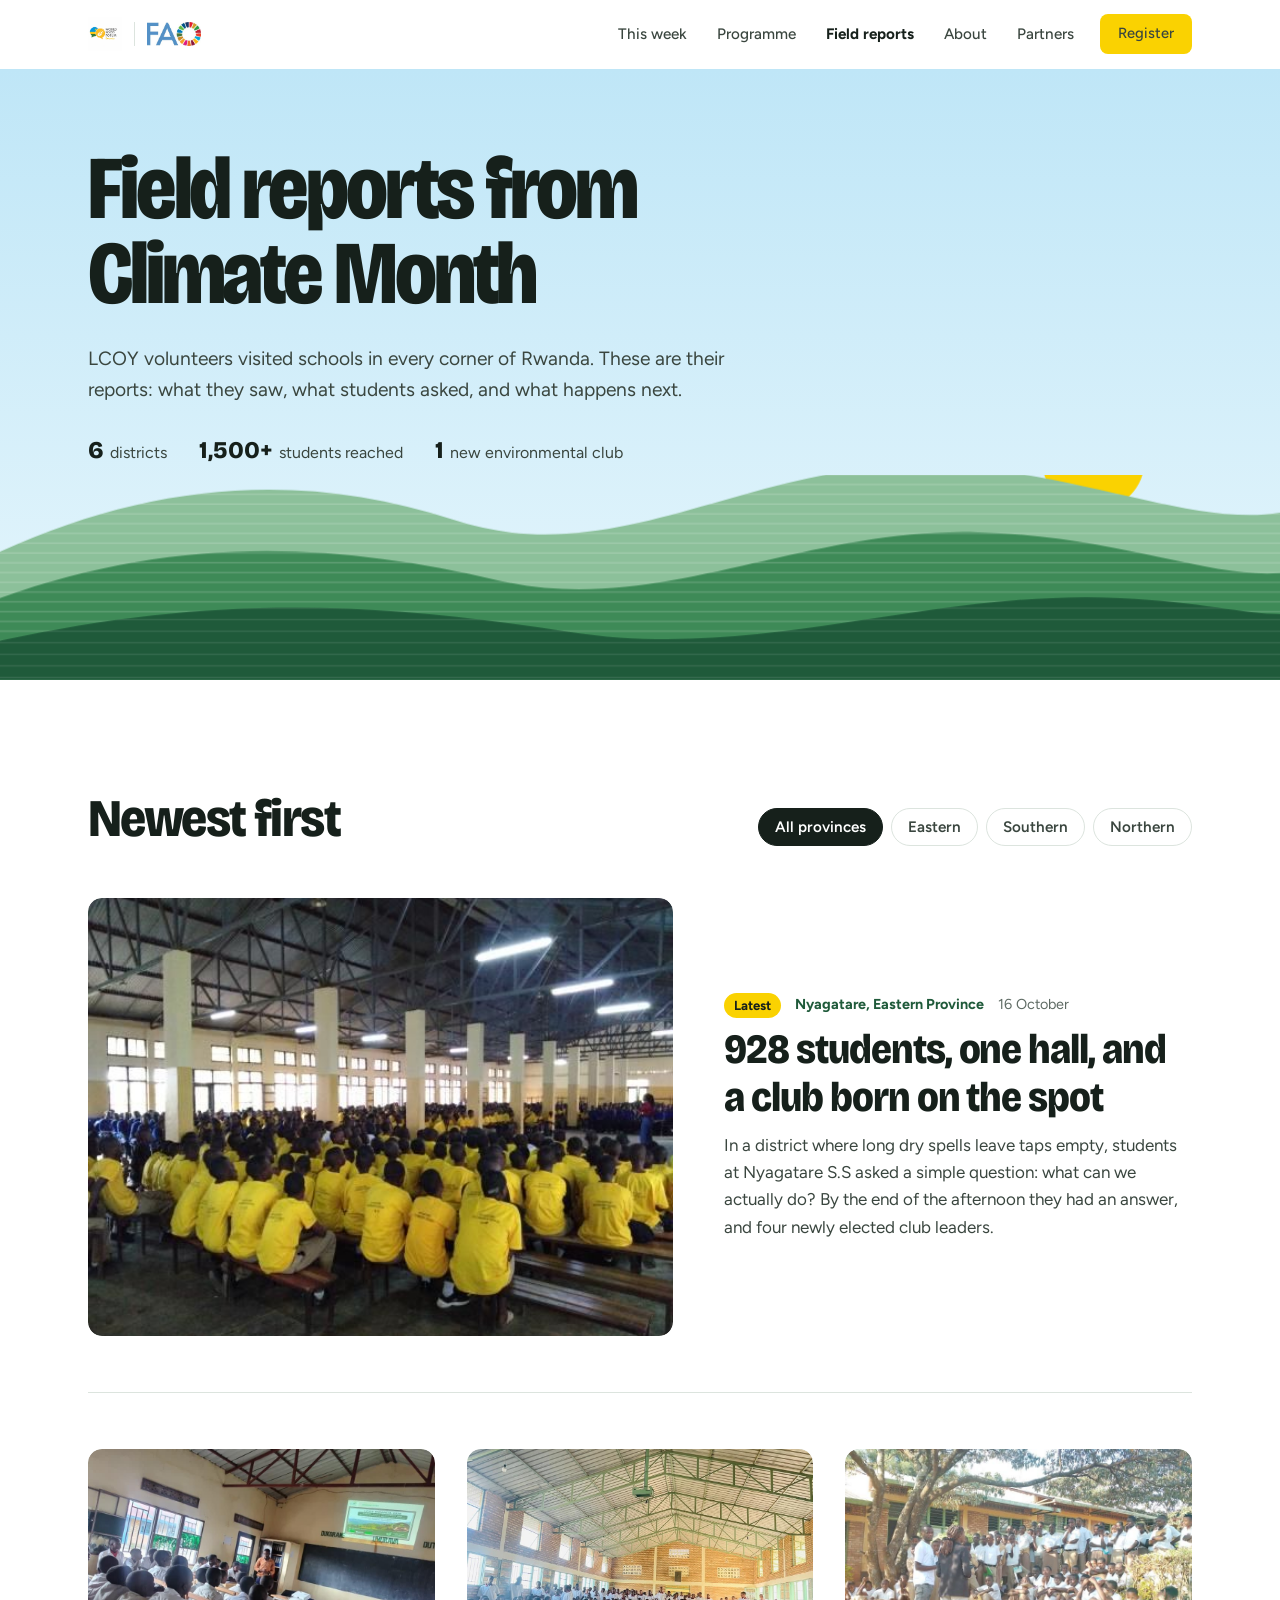
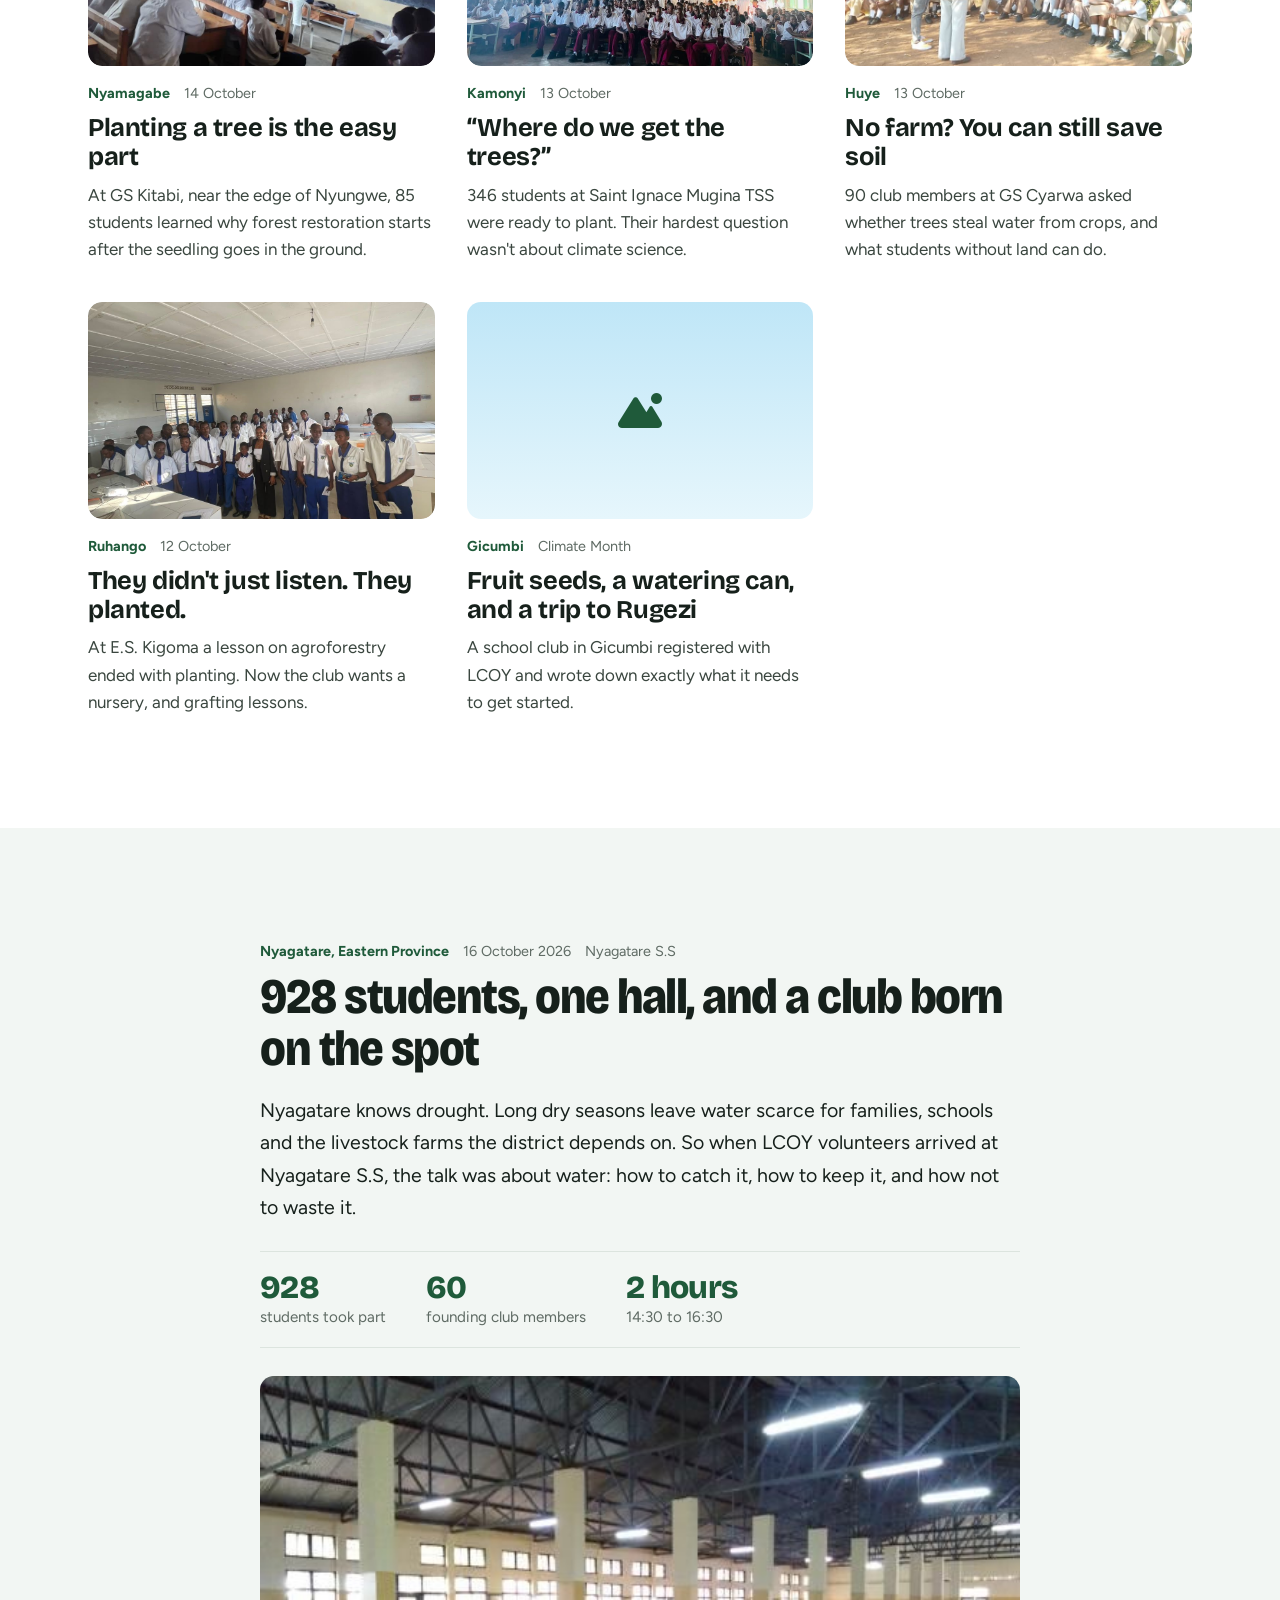
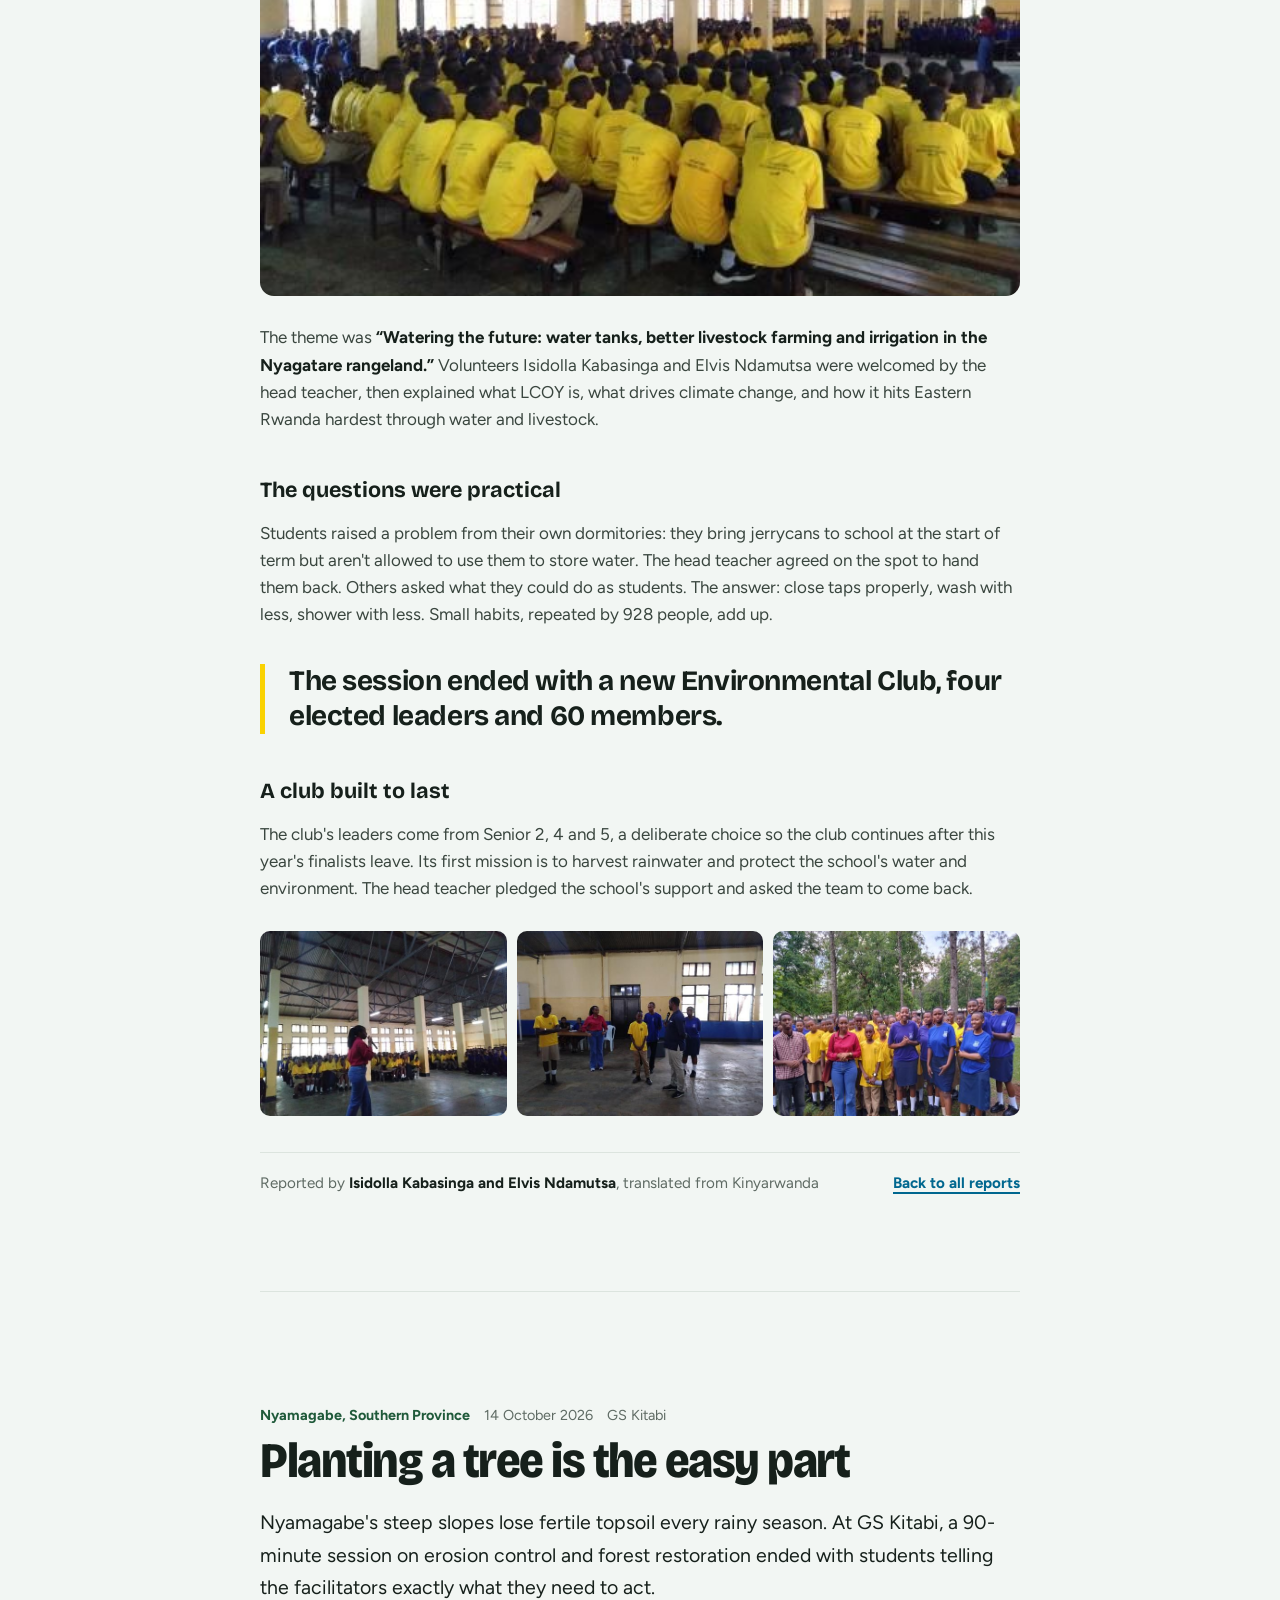
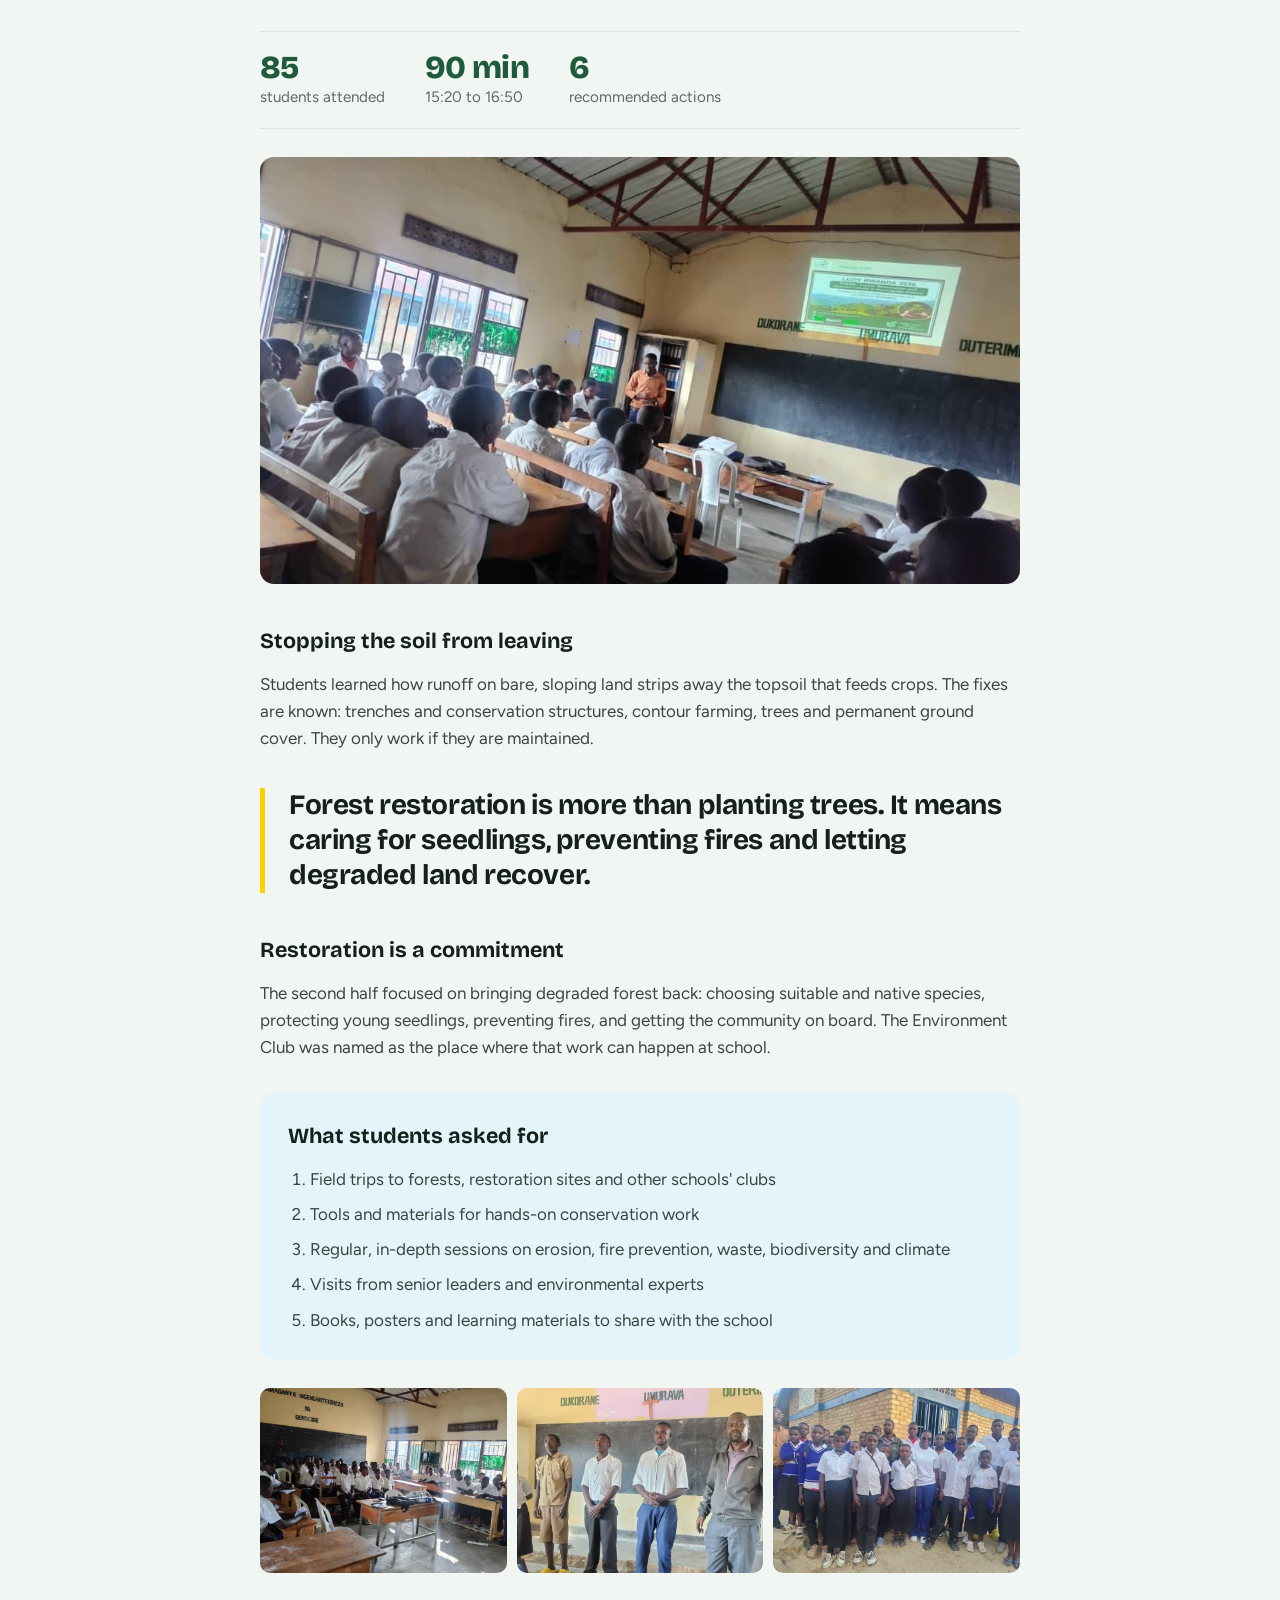
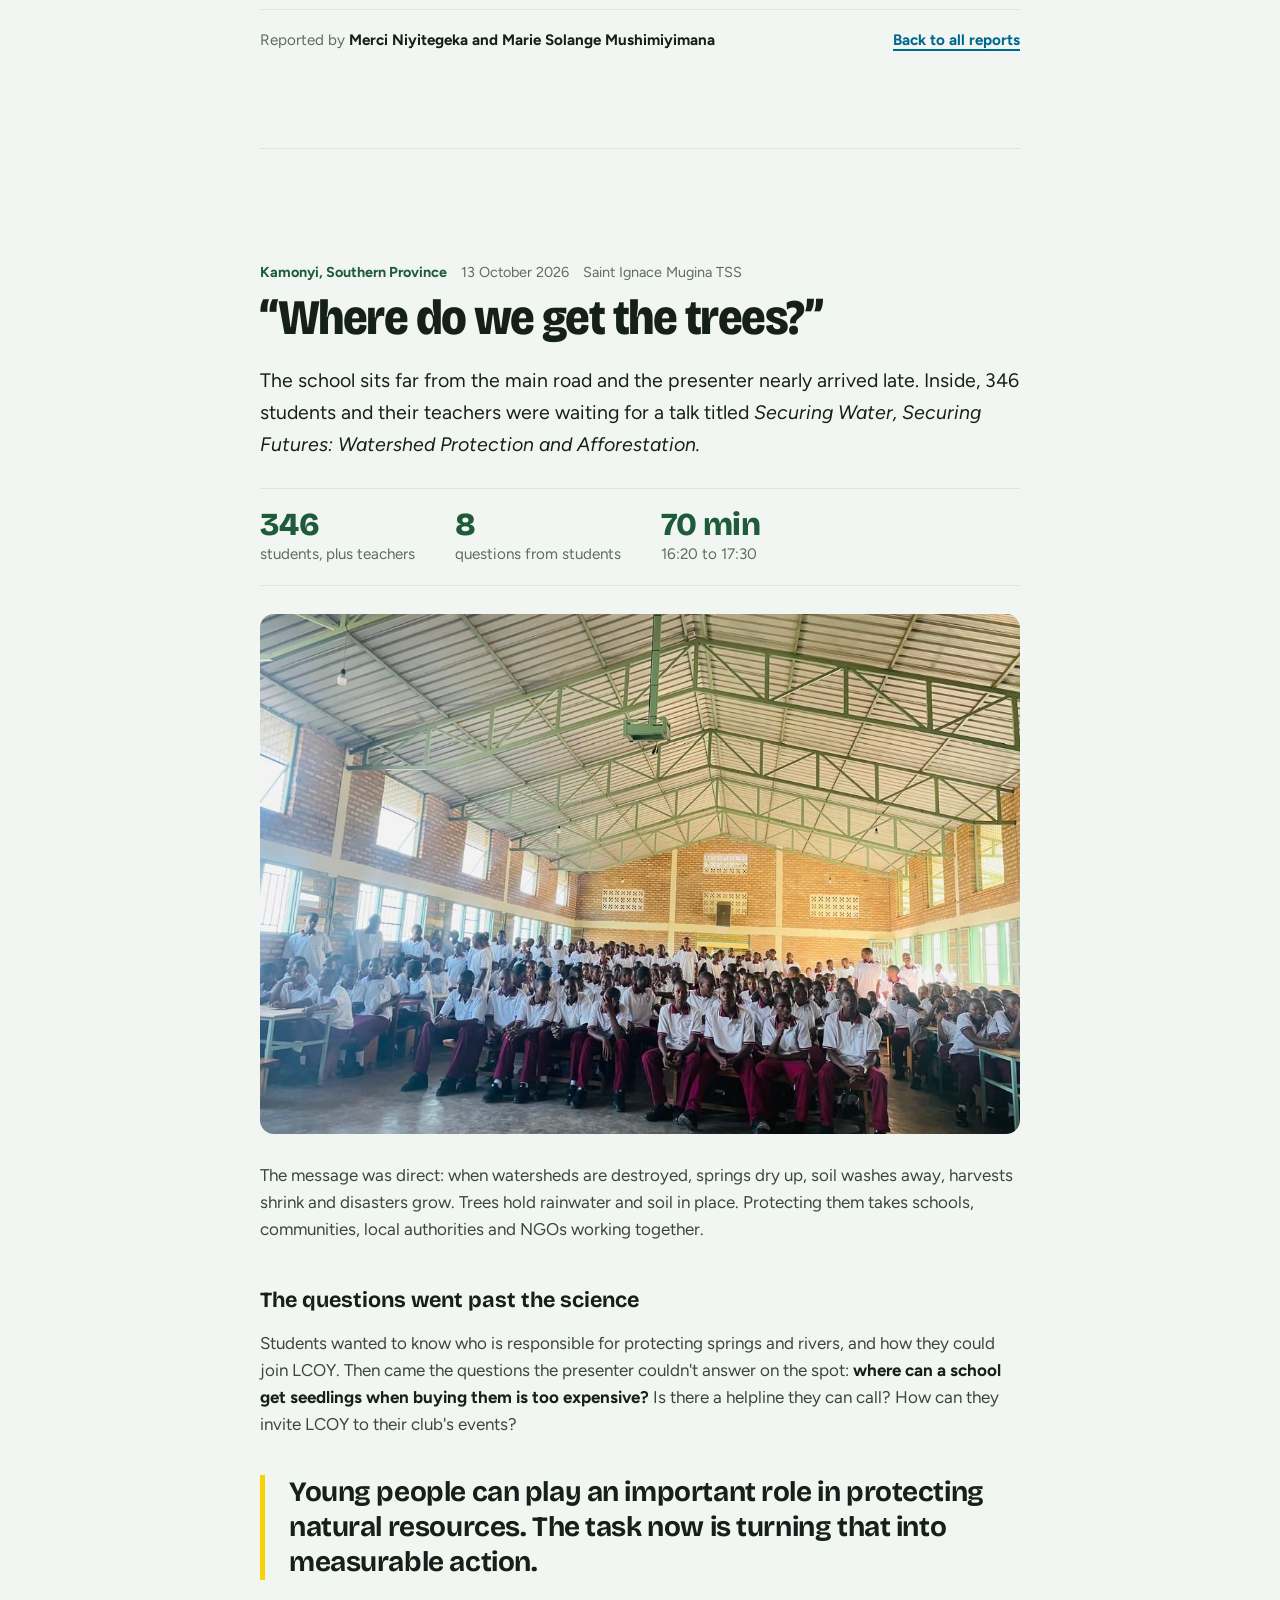
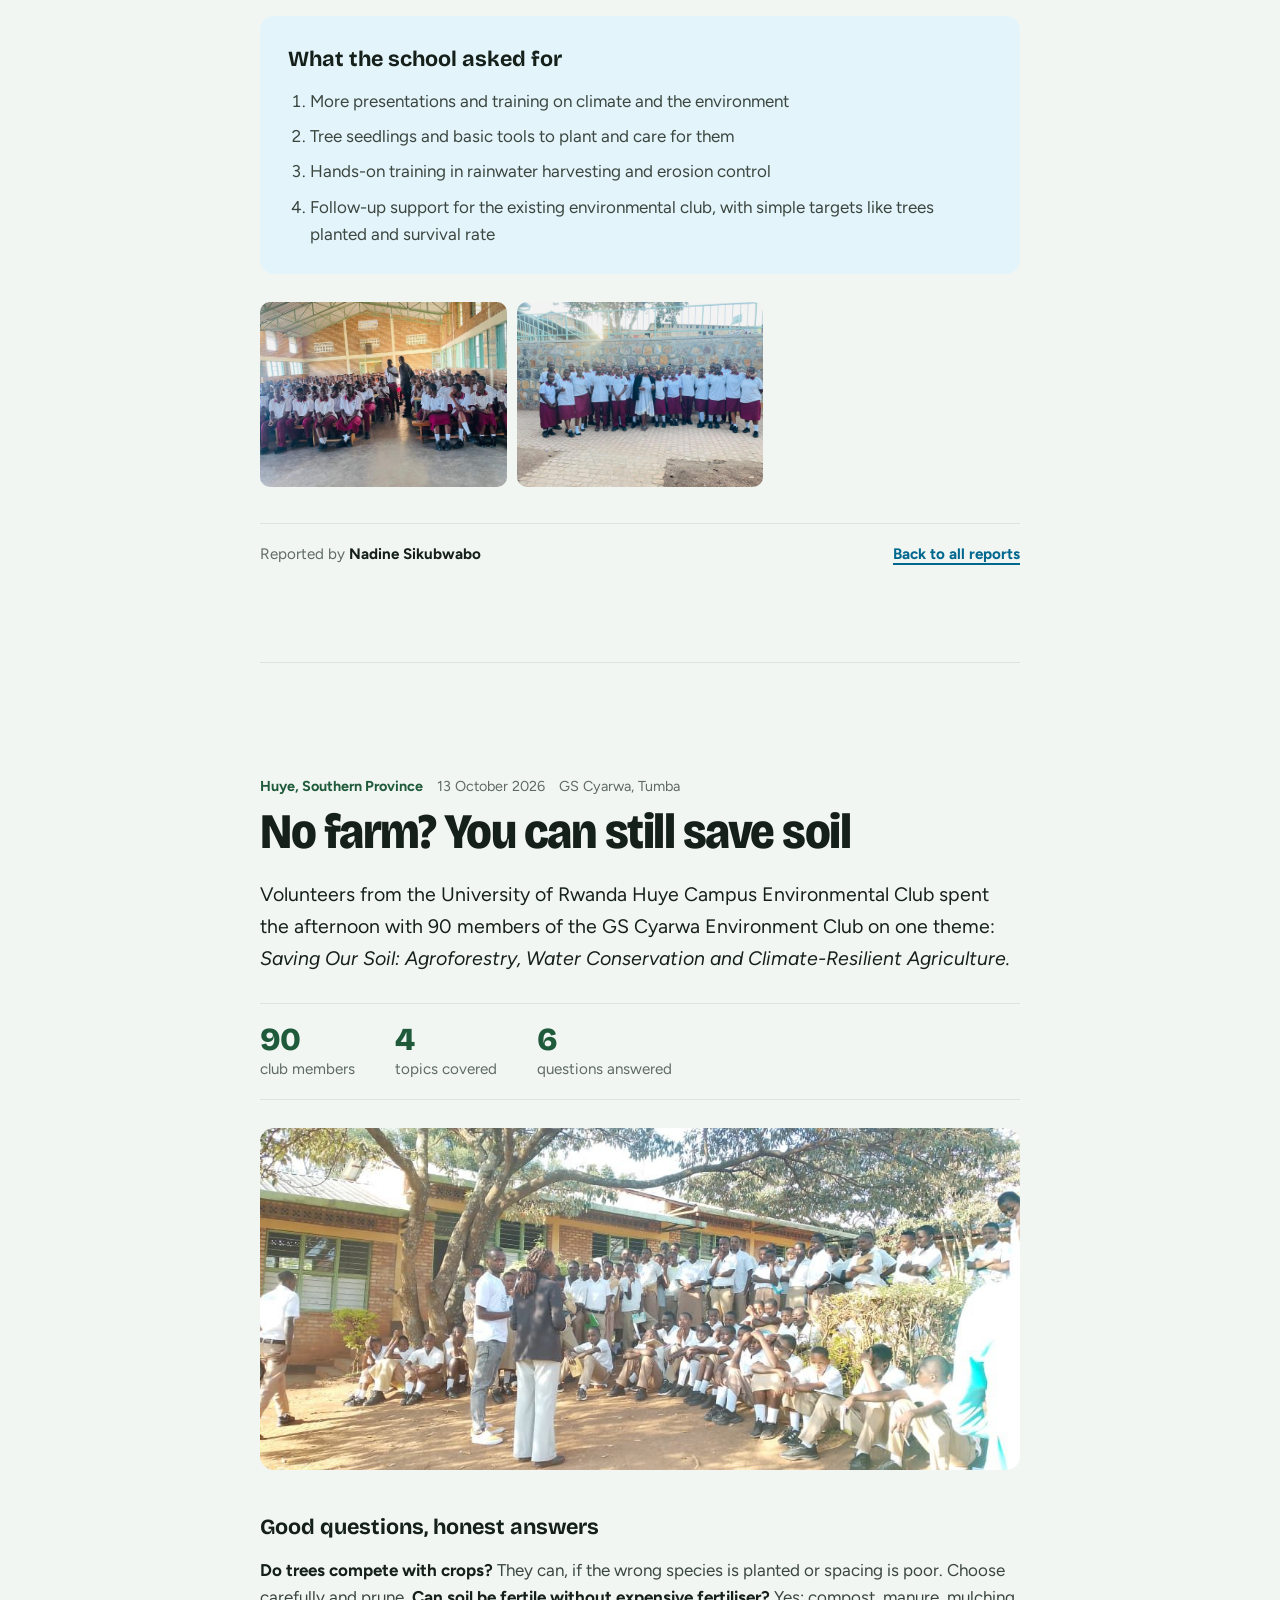
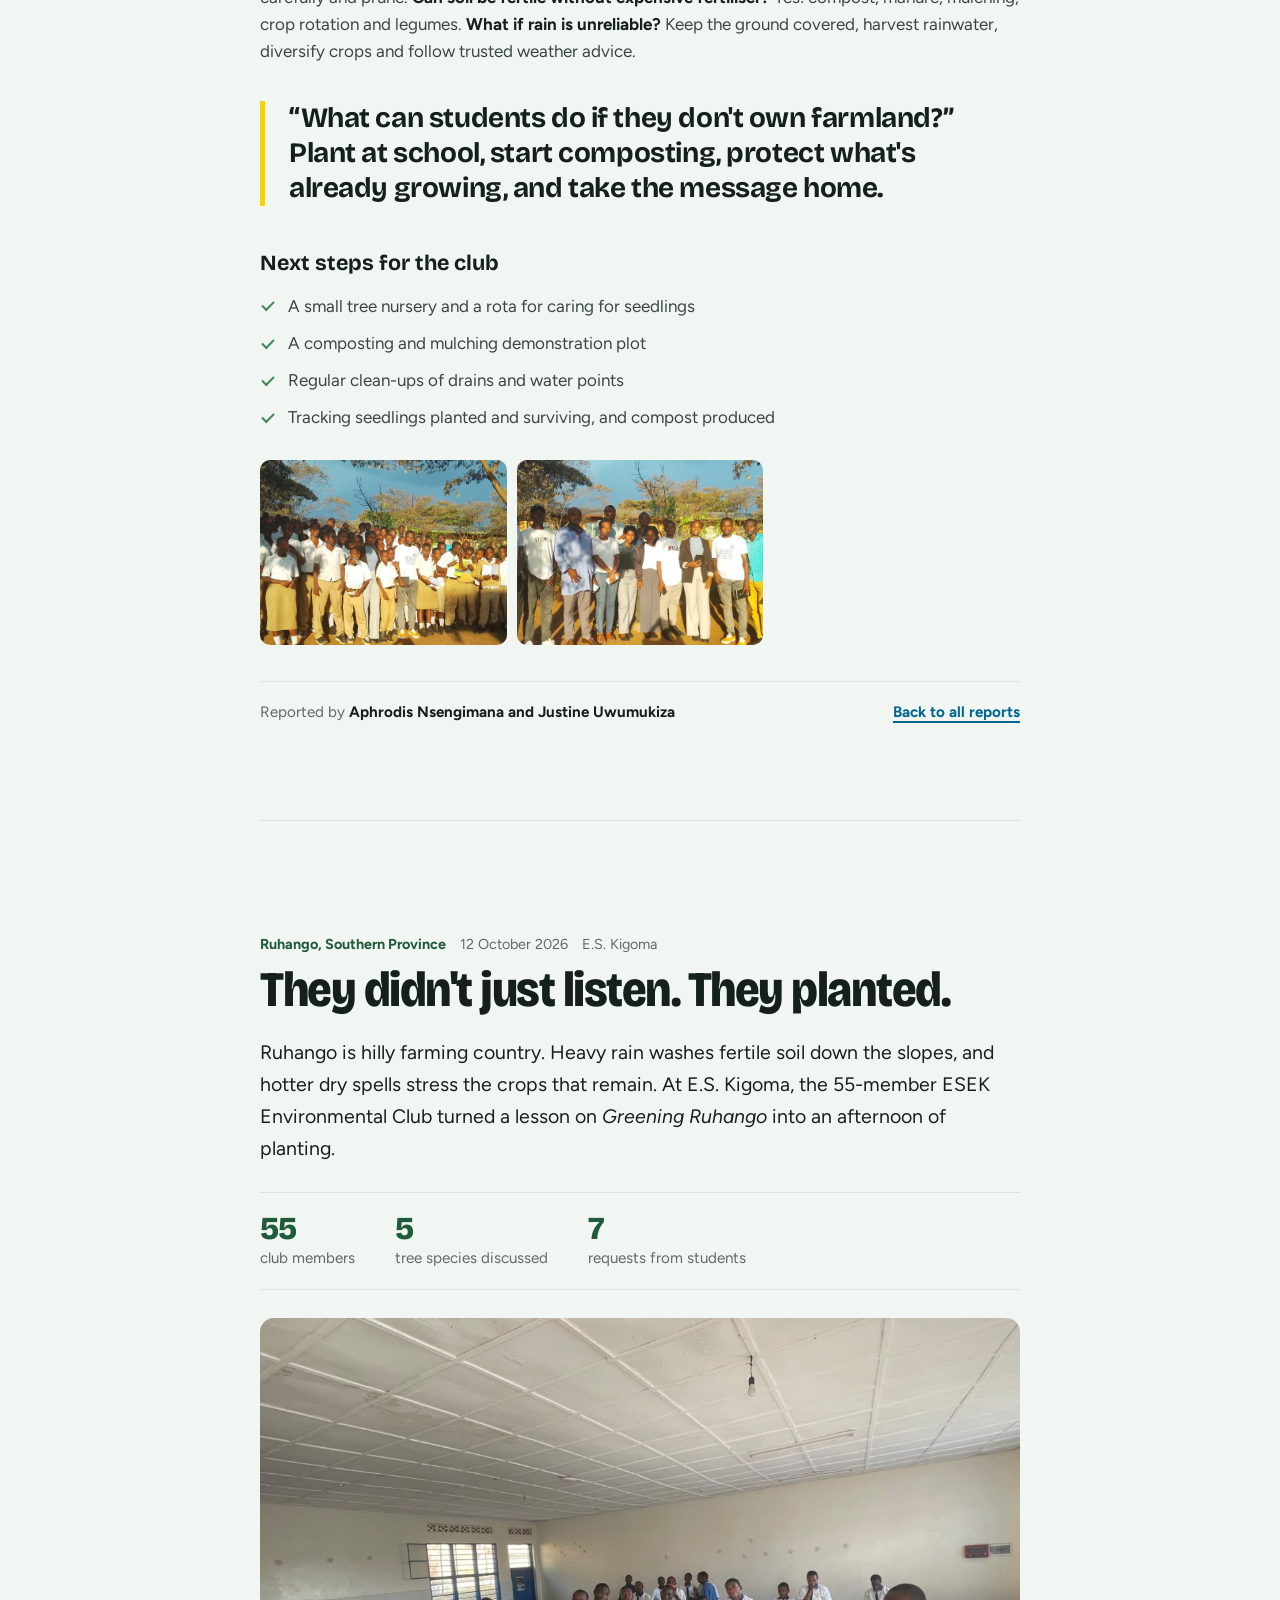
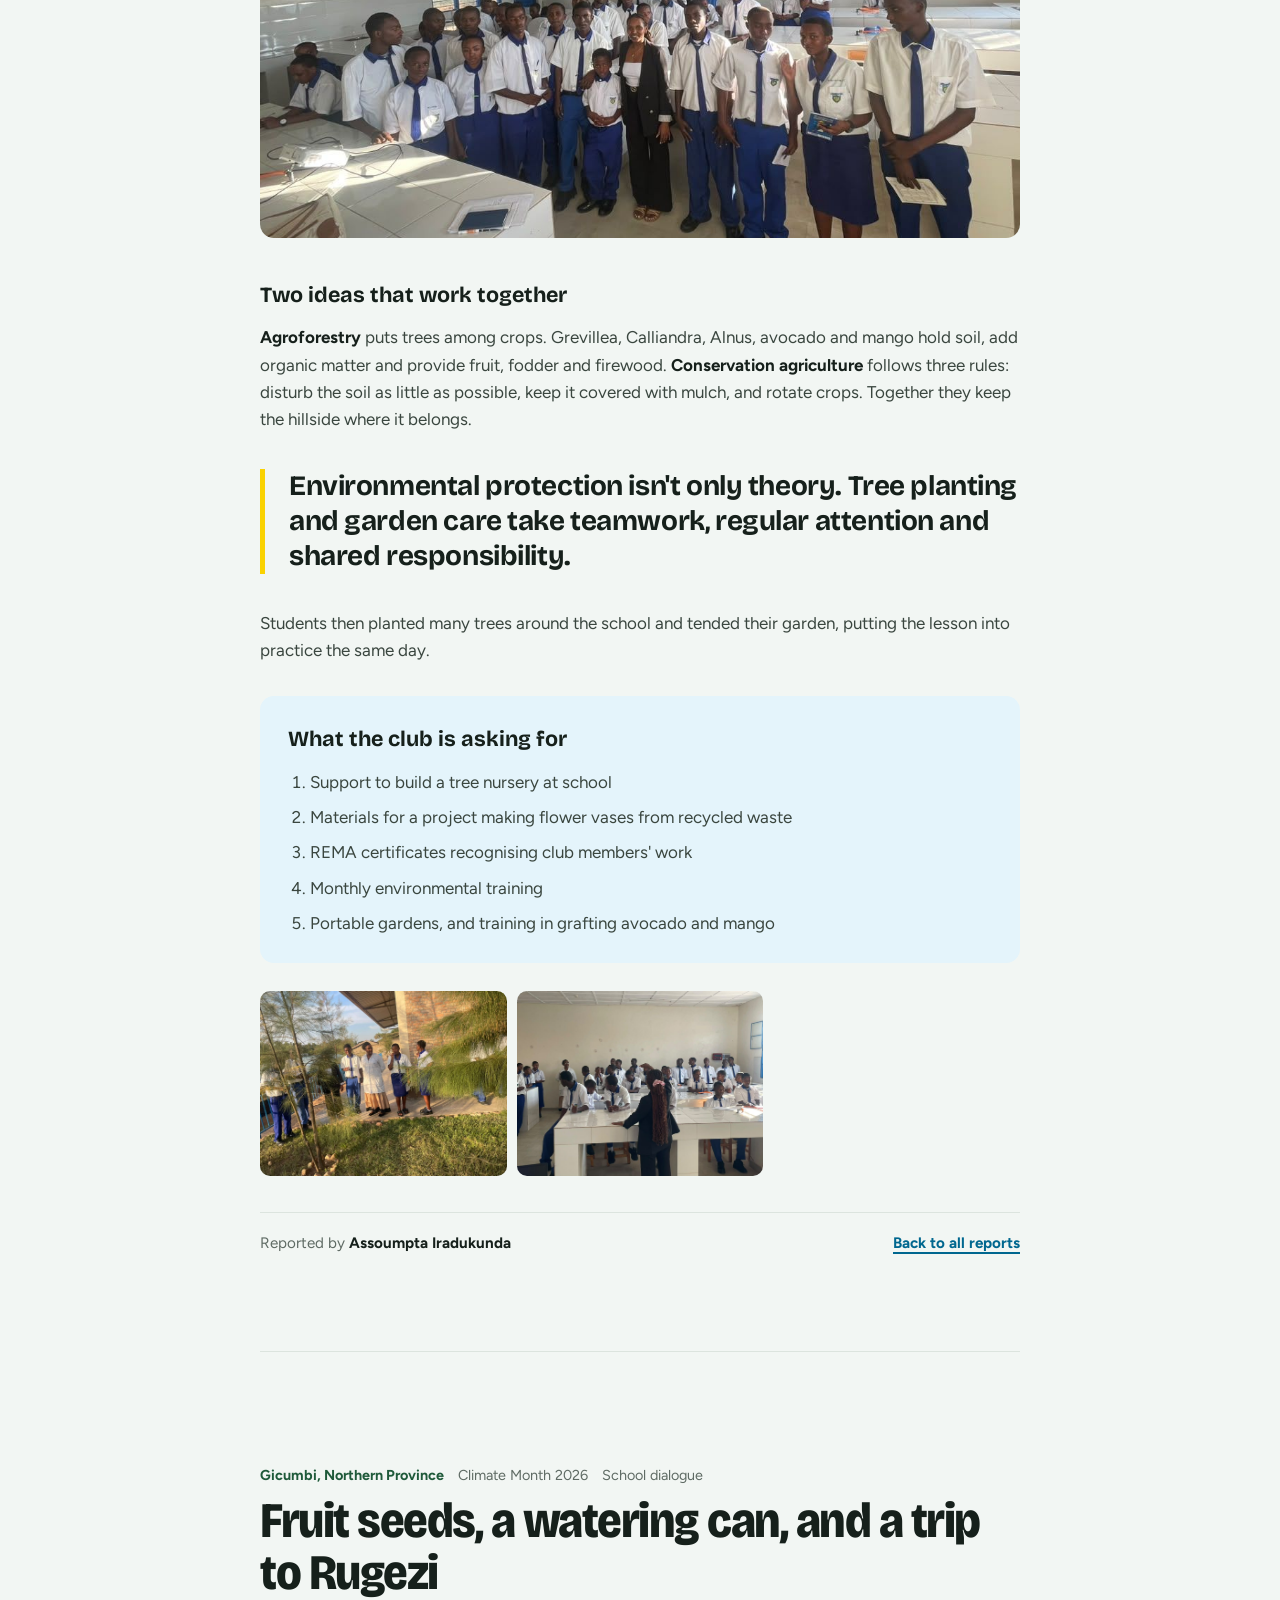
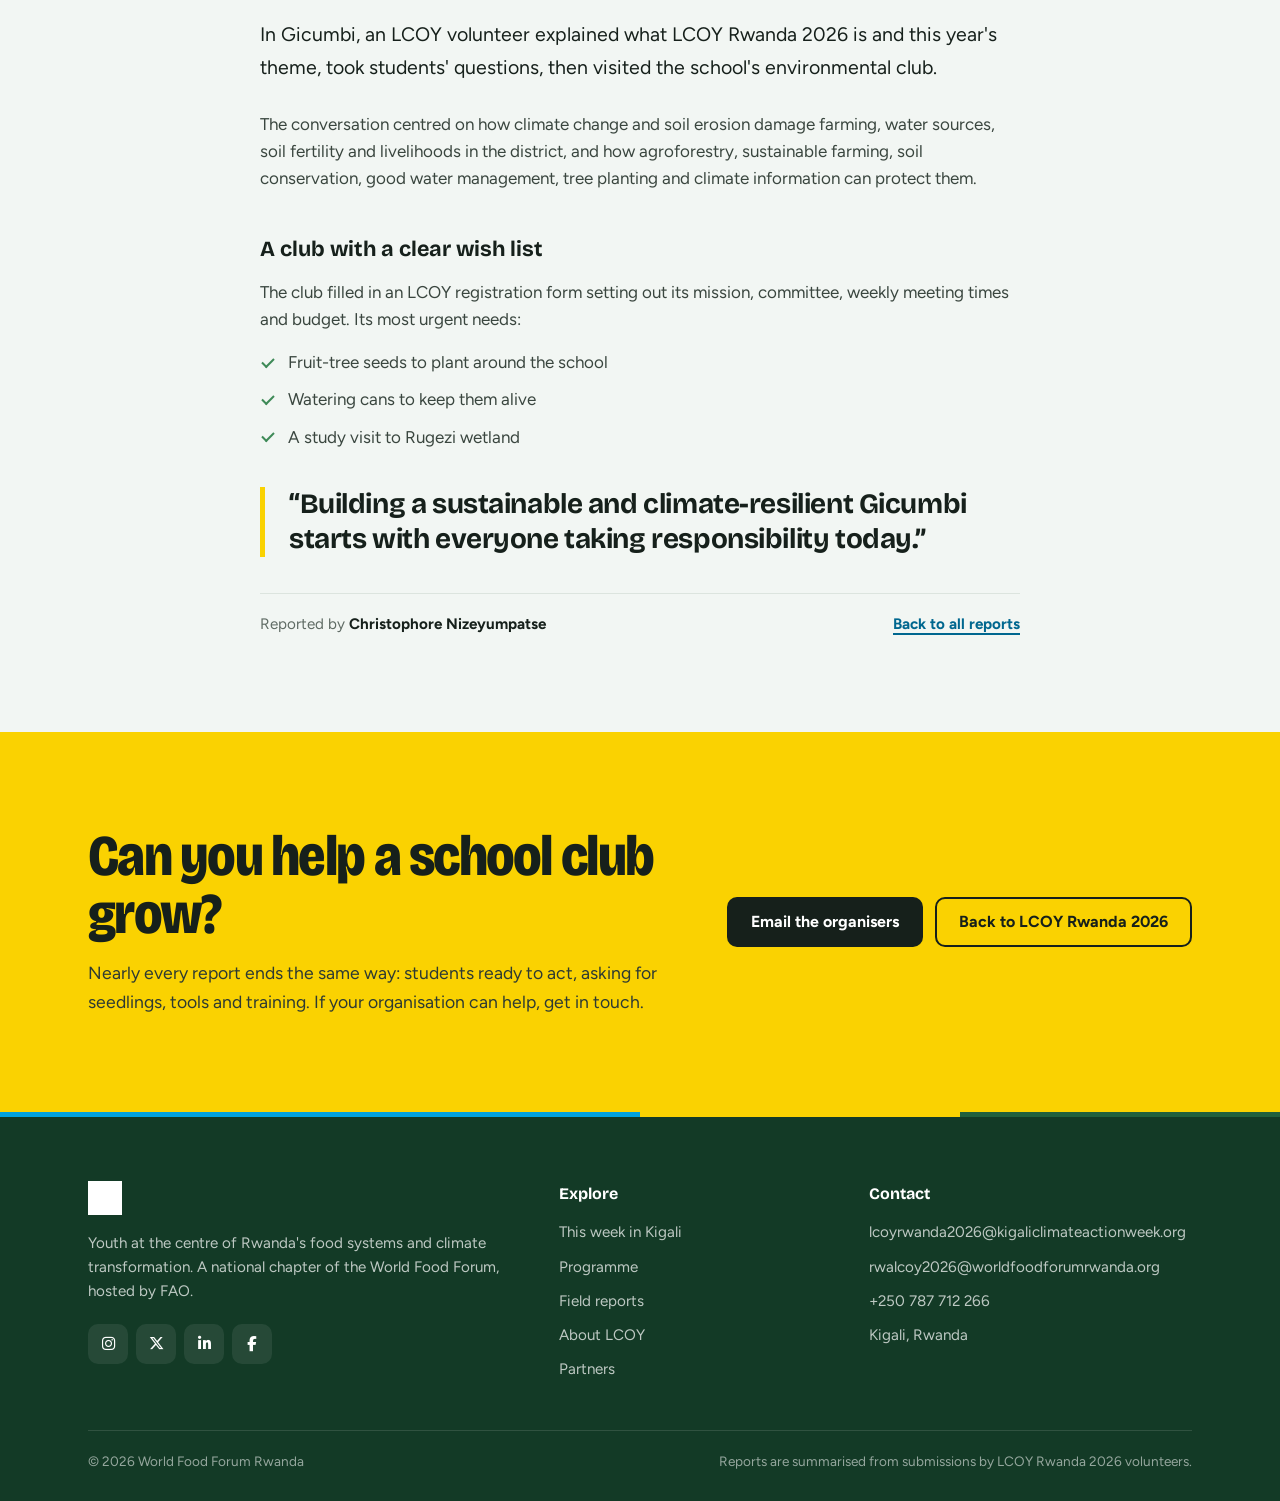
<file: lcoy-site/reports.html>
<!DOCTYPE html>
<html lang="en">
<head>
<meta charset="UTF-8">
<meta name="viewport" content="width=device-width, initial-scale=1.0">
<title>Field Reports — LCOY Rwanda 2026</title>
<meta name="description" content="Stories from LCOY Rwanda 2026 school dialogues: new environmental clubs, students' questions and what they asked for during Climate Month.">
<link rel="canonical" href="https://kigaliclimateactionweek.org/reports.html">
<meta name="theme-color" content="#BFE6F7">

<meta property="og:type" content="website">
<meta property="og:site_name" content="LCOY Rwanda 2026">
<meta property="og:url" content="https://kigaliclimateactionweek.org/reports.html">
<meta property="og:title" content="Field reports from Climate Month — LCOY Rwanda 2026">
<meta property="og:description" content="928 students in one hall, a new environmental club, and a school asking for a tree nursery. Reports from LCOY Rwanda 2026 school dialogues.">
<meta property="og:image" content="https://kigaliclimateactionweek.org/images/reports/kamonyi-1.jpg">
<meta property="og:locale" content="en_RW">
<meta name="twitter:card" content="summary_large_image">
<meta name="twitter:site" content="@LCOYRWANDA26">
<meta name="twitter:title" content="Field reports from Climate Month — LCOY Rwanda 2026">
<meta name="twitter:description" content="Reports from LCOY Rwanda 2026 school dialogues across Rwanda.">
<meta name="twitter:image" content="https://kigaliclimateactionweek.org/images/reports/kamonyi-1.jpg">

<link rel="preconnect" href="https://fonts.googleapis.com">
<link rel="preconnect" href="https://fonts.gstatic.com" crossorigin>
<link href="https://fonts.googleapis.com/css2?family=Bricolage+Grotesque:opsz,wdth,wght@12..96,75..100,600..800&family=Figtree:wght@400;500;600;700&display=swap" rel="stylesheet">
<link rel="stylesheet" href="https://cdnjs.cloudflare.com/ajax/libs/font-awesome/6.5.1/css/all.min.css">
<link rel="stylesheet" href="assets/site.css">
</head>
<body>
<a class="skip" href="#main">Skip to content</a>

<header class="top" id="top">
  <div class="wrap top-in">
    <a href="./" class="brand" aria-label="LCOY Rwanda 2026 home"><img src="images/wff-rwanda-logo.png" alt="WFF Rwanda"><i aria-hidden="true"></i><img class="fao" src="images/fao-logo.png" alt="FAO"></a>
    <button class="burger" id="burger" aria-label="Open menu" aria-expanded="false" aria-controls="menu"><i class="fa-solid fa-bars"></i></button>
    <ul class="menu" id="menu">
      <li><a href="./#kigali">This week</a></li>
      <li><a href="./#programme">Programme</a></li>
      <li><a href="reports.html" aria-current="page">Field reports</a></li>
      <li><a href="./#about">About</a></li>
      <li><a href="./#partners">Partners</a></li>
      <li><a class="btn btn-sun" href="https://docs.google.com/forms/d/e/1FAIpQLSc05fQWdb0bnw5-J1wHMxsNk0yUPEoSePlmW-2PGy-hrqqUSA/viewform?usp=header" target="_blank" rel="noopener">Register</a></li>
    </ul>
  </div>
</header>

<main id="main">

<section class="page-hero" aria-labelledby="page-title">
  <div class="wrap hero-in">
    <h1 id="page-title">Field reports from Climate Month</h1>
    <p class="hero-lede">LCOY volunteers visited schools in every corner of Rwanda. These are their reports: what they saw, what students asked, and what happens next.</p>
    <div class="tally">
      <span><b>6</b>districts</span>
      <span><b>1,500+</b>students reached</span>
      <span><b>1</b>new environmental club</span>
    </div>
  </div>
  <svg class="hills" viewBox="0 0 1440 340" preserveAspectRatio="xMidYMax slice" aria-hidden="true" focusable="false">
    <defs>
      <pattern id="terrace" width="12" height="11" patternUnits="userSpaceOnUse"><path d="M0 10.5H12" stroke="#fff" stroke-opacity=".22" stroke-width="1.6"/></pattern>
      <pattern id="terrace-d" width="12" height="13" patternUnits="userSpaceOnUse"><path d="M0 12.5H12" stroke="#fff" stroke-opacity=".12" stroke-width="1.6"/></pattern>
    </defs>
    <circle class="sun" cx="1230" cy="92" r="58" fill="#FAD201"/>
    <g class="layer l1"><path d="M0 196C170 118 340 104 510 160S820 112 1000 100s330 70 440 52V340H0Z" fill="#8CC09A"/><path d="M0 196C170 118 340 104 510 160S820 112 1000 100s330 70 440 52V340H0Z" fill="url(#terrace)"/></g>
    <g class="layer l2"><path d="M0 248C200 176 380 186 560 228s340 -60 540 -54c160 5 260 52 340 46V340H0Z" fill="#3E8A57"/><path d="M0 248C200 176 380 186 560 228s340 -60 540 -54c160 5 260 52 340 46V340H0Z" fill="url(#terrace)"/></g>
    <g class="layer l3"><path d="M0 296C240 244 420 252 640 286s400 -48 620 -38c90 4 140 18 180 18V340H0Z" fill="#1F5A3A"/><path d="M0 296C240 244 420 252 640 286s400 -48 620 -38c90 4 140 18 180 18V340H0Z" fill="url(#terrace-d)"/></g>
  </svg>
</section>

<!-- LIST -->
<section class="sec" id="all" aria-label="All reports">
  <div class="wrap">
    <div class="sec-head-row">
      <h2 class="h2">Newest first</h2>
      <div class="filters" role="group" aria-label="Show reports from">
        <button class="chip" data-f="all" aria-pressed="true">All provinces</button>
        <button class="chip" data-f="eastern" aria-pressed="false">Eastern</button>
        <button class="chip" data-f="southern" aria-pressed="false">Southern</button>
        <button class="chip" data-f="northern" aria-pressed="false">Northern</button>
      </div>
    </div>

    <a class="story-card report-feature" href="#nyagatare" data-p="eastern">
      <div class="ph"><img src="images/reports/nyagatare-1.jpg" alt="Students filling the hall at Nyagatare S.S"></div>
      <div>
        <div class="story-meta"><span class="new">Latest</span><span class="place">Nyagatare, Eastern Province</span><span>16 October</span></div>
        <h3 class="h2">928 students, one hall, and a club born on the spot</h3>
        <p>In a district where long dry spells leave taps empty, students at Nyagatare S.S asked a simple question: what can we actually do? By the end of the afternoon they had an answer, and four newly elected club leaders.</p>
      </div>
    </a>

    <div class="report-grid">
      <a class="story-card" href="#kitabi" data-p="southern">
        <div class="ph"><img src="images/reports/kitabi-1.jpg" alt="Presentation on forest restoration at GS Kitabi" loading="lazy"></div>
        <div class="story-meta"><span class="place">Nyamagabe</span><span>14 October</span></div>
        <h3>Planting a tree is the easy part</h3>
        <p>At GS Kitabi, near the edge of Nyungwe, 85 students learned why forest restoration starts after the seedling goes in the ground.</p>
      </a>
      <a class="story-card" href="#kamonyi" data-p="southern">
        <div class="ph"><img src="images/reports/kamonyi-1.jpg" alt="346 students at Saint Ignace Mugina TSS" loading="lazy"></div>
        <div class="story-meta"><span class="place">Kamonyi</span><span>13 October</span></div>
        <h3>“Where do we get the trees?”</h3>
        <p>346 students at Saint Ignace Mugina TSS were ready to plant. Their hardest question wasn't about climate science.</p>
      </a>
      <a class="story-card" href="#cyarwa" data-p="southern">
        <div class="ph"><img src="images/reports/cyarwa-1.jpg" alt="GS Cyarwa Environment Club with LCOY volunteers" loading="lazy"></div>
        <div class="story-meta"><span class="place">Huye</span><span>13 October</span></div>
        <h3>No farm? You can still save soil</h3>
        <p>90 club members at GS Cyarwa asked whether trees steal water from crops, and what students without land can do.</p>
      </a>
      <a class="story-card" href="#ruhango" data-p="southern">
        <div class="ph"><img src="images/reports/ruhango-1.jpg" alt="ESEK Environmental Club members in Ruhango" loading="lazy"></div>
        <div class="story-meta"><span class="place">Ruhango</span><span>12 October</span></div>
        <h3>They didn't just listen. They planted.</h3>
        <p>At E.S. Kigoma a lesson on agroforestry ended with planting. Now the club wants a nursery, and grafting lessons.</p>
      </a>
      <a class="story-card" href="#gicumbi" data-p="northern">
        <div class="ph-none" aria-hidden="true"><i class="fa-solid fa-mountain-sun"></i></div>
        <div class="story-meta"><span class="place">Gicumbi</span><span>Climate Month</span></div>
        <h3>Fruit seeds, a watering can, and a trip to Rugezi</h3>
        <p>A school club in Gicumbi registered with LCOY and wrote down exactly what it needs to get started.</p>
      </a>
    </div>
  </div>
</section>

<!-- STORIES -->
<section class="sec-mist" id="stories" aria-label="Full reports">
  <div class="wrap">

    <article class="article" id="nyagatare">
      <div class="story-meta"><span class="place">Nyagatare, Eastern Province</span><span>16 October 2026</span><span>Nyagatare S.S</span></div>
      <h2>928 students, one hall, and a club born on the spot</h2>
      <p class="lede">Nyagatare knows drought. Long dry seasons leave water scarce for families, schools and the livestock farms the district depends on. So when LCOY volunteers arrived at Nyagatare S.S, the talk was about water: how to catch it, how to keep it, and how not to waste it.</p>
      <div class="numbers">
        <div><b>928</b>students took part</div>
        <div><b>60</b>founding club members</div>
        <div><b>2 hours</b>14:30 to 16:30</div>
      </div>
      <figure><img src="images/reports/nyagatare-1.jpg" alt="Students of Nyagatare S.S filling the school hall during the dialogue" loading="lazy"></figure>
      <p>The theme was <strong>“Watering the future: water tanks, better livestock farming and irrigation in the Nyagatare rangeland.”</strong> Volunteers Isidolla Kabasinga and Elvis Ndamutsa were welcomed by the head teacher, then explained what LCOY is, what drives climate change, and how it hits Eastern Rwanda hardest through water and livestock.</p>
      <h3>The questions were practical</h3>
      <p>Students raised a problem from their own dormitories: they bring jerrycans to school at the start of term but aren't allowed to use them to store water. The head teacher agreed on the spot to hand them back. Others asked what they could do as students. The answer: close taps properly, wash with less, shower with less. Small habits, repeated by 928 people, add up.</p>
      <blockquote class="pull">The session ended with a new Environmental Club, four elected leaders and 60 members.</blockquote>
      <h3>A club built to last</h3>
      <p>The club's leaders come from Senior 2, 4 and 5, a deliberate choice so the club continues after this year's finalists leave. Its first mission is to harvest rainwater and protect the school's water and environment. The head teacher pledged the school's support and asked the team to come back.</p>
      <div class="gallery">
        <img src="images/reports/nyagatare-2.jpg" alt="Isidolla Kabasinga presenting" loading="lazy">
        <img src="images/reports/nyagatare-4.jpg" alt="Electing the Environmental Club leaders" loading="lazy">
        <img src="images/reports/nyagatare-3.jpg" alt="Members of the new Environmental Club" loading="lazy">
      </div>
      <div class="byline"><span>Reported by <strong>Isidolla Kabasinga and Elvis Ndamutsa</strong>, translated from Kinyarwanda</span><a class="link" href="#all">Back to all reports</a></div>
    </article>

    <article class="article" id="kitabi">
      <div class="story-meta"><span class="place">Nyamagabe, Southern Province</span><span>14 October 2026</span><span>GS Kitabi</span></div>
      <h2>Planting a tree is the easy part</h2>
      <p class="lede">Nyamagabe's steep slopes lose fertile topsoil every rainy season. At GS Kitabi, a 90-minute session on erosion control and forest restoration ended with students telling the facilitators exactly what they need to act.</p>
      <div class="numbers">
        <div><b>85</b>students attended</div>
        <div><b>90 min</b>15:20 to 16:50</div>
        <div><b>6</b>recommended actions</div>
      </div>
      <figure><img src="images/reports/kitabi-1.jpg" alt="Presentation on forest restoration at GS Kitabi" loading="lazy"></figure>
      <h3>Stopping the soil from leaving</h3>
      <p>Students learned how runoff on bare, sloping land strips away the topsoil that feeds crops. The fixes are known: trenches and conservation structures, contour farming, trees and permanent ground cover. They only work if they are maintained.</p>
      <blockquote class="pull">Forest restoration is more than planting trees. It means caring for seedlings, preventing fires and letting degraded land recover.</blockquote>
      <h3>Restoration is a commitment</h3>
      <p>The second half focused on bringing degraded forest back: choosing suitable and native species, protecting young seedlings, preventing fires, and getting the community on board. The Environment Club was named as the place where that work can happen at school.</p>
      <div class="asks">
        <h3>What students asked for</h3>
        <ol>
          <li>Field trips to forests, restoration sites and other schools' clubs</li>
          <li>Tools and materials for hands-on conservation work</li>
          <li>Regular, in-depth sessions on erosion, fire prevention, waste, biodiversity and climate</li>
          <li>Visits from senior leaders and environmental experts</li>
          <li>Books, posters and learning materials to share with the school</li>
        </ol>
      </div>
      <div class="gallery">
        <img src="images/reports/kitabi-2.jpg" alt="Students attending the session" loading="lazy">
        <img src="images/reports/kitabi-3.jpg" alt="Head teacher and club members sharing comments" loading="lazy">
        <img src="images/reports/kitabi-4.jpg" alt="Group photograph of participants at GS Kitabi" loading="lazy">
      </div>
      <div class="byline"><span>Reported by <strong>Merci Niyitegeka and Marie Solange Mushimiyimana</strong></span><a class="link" href="#all">Back to all reports</a></div>
    </article>

    <article class="article" id="kamonyi">
      <div class="story-meta"><span class="place">Kamonyi, Southern Province</span><span>13 October 2026</span><span>Saint Ignace Mugina TSS</span></div>
      <h2>“Where do we get the trees?”</h2>
      <p class="lede">The school sits far from the main road and the presenter nearly arrived late. Inside, 346 students and their teachers were waiting for a talk titled <em>Securing Water, Securing Futures: Watershed Protection and Afforestation.</em></p>
      <div class="numbers">
        <div><b>346</b>students, plus teachers</div>
        <div><b>8</b>questions from students</div>
        <div><b>70 min</b>16:20 to 17:30</div>
      </div>
      <figure><img src="images/reports/kamonyi-1.jpg" alt="346 students at Saint Ignace Mugina TSS during the presentation" loading="lazy"></figure>
      <p>The message was direct: when watersheds are destroyed, springs dry up, soil washes away, harvests shrink and disasters grow. Trees hold rainwater and soil in place. Protecting them takes schools, communities, local authorities and NGOs working together.</p>
      <h3>The questions went past the science</h3>
      <p>Students wanted to know who is responsible for protecting springs and rivers, and how they could join LCOY. Then came the questions the presenter couldn't answer on the spot: <strong>where can a school get seedlings when buying them is too expensive?</strong> Is there a helpline they can call? How can they invite LCOY to their club's events?</p>
      <blockquote class="pull">Young people can play an important role in protecting natural resources. The task now is turning that into measurable action.</blockquote>
      <div class="asks">
        <h3>What the school asked for</h3>
        <ol>
          <li>More presentations and training on climate and the environment</li>
          <li>Tree seedlings and basic tools to plant and care for them</li>
          <li>Hands-on training in rainwater harvesting and erosion control</li>
          <li>Follow-up support for the existing environmental club, with simple targets like trees planted and survival rate</li>
        </ol>
      </div>
      <div class="gallery">
        <img src="images/reports/kamonyi-2.jpg" alt="Students during the discussion" loading="lazy">
        <img src="images/reports/kamonyi-3.jpg" alt="Environmental club members after the presentation" loading="lazy">
      </div>
      <div class="byline"><span>Reported by <strong>Nadine Sikubwabo</strong></span><a class="link" href="#all">Back to all reports</a></div>
    </article>

    <article class="article" id="cyarwa">
      <div class="story-meta"><span class="place">Huye, Southern Province</span><span>13 October 2026</span><span>GS Cyarwa, Tumba</span></div>
      <h2>No farm? You can still save soil</h2>
      <p class="lede">Volunteers from the University of Rwanda Huye Campus Environmental Club spent the afternoon with 90 members of the GS Cyarwa Environment Club on one theme: <em>Saving Our Soil: Agroforestry, Water Conservation and Climate-Resilient Agriculture.</em></p>
      <div class="numbers">
        <div><b>90</b>club members</div>
        <div><b>4</b>topics covered</div>
        <div><b>6</b>questions answered</div>
      </div>
      <figure><img src="images/reports/cyarwa-1.jpg" alt="GS Cyarwa Environment Club members with LCOY volunteers" loading="lazy"></figure>
      <h3>Good questions, honest answers</h3>
      <p><strong>Do trees compete with crops?</strong> They can, if the wrong species is planted or spacing is poor. Choose carefully and prune. <strong>Can soil be fertile without expensive fertiliser?</strong> Yes: compost, manure, mulching, crop rotation and legumes. <strong>What if rain is unreliable?</strong> Keep the ground covered, harvest rainwater, diversify crops and follow trusted weather advice.</p>
      <blockquote class="pull">“What can students do if they don't own farmland?” Plant at school, start composting, protect what's already growing, and take the message home.</blockquote>
      <h3>Next steps for the club</h3>
      <ul class="ticks">
        <li>A small tree nursery and a rota for caring for seedlings</li>
        <li>A composting and mulching demonstration plot</li>
        <li>Regular clean-ups of drains and water points</li>
        <li>Tracking seedlings planted and surviving, and compost produced</li>
      </ul>
      <div class="gallery">
        <img src="images/reports/cyarwa-2.jpg" alt="Volunteer addressing the club" loading="lazy">
        <img src="images/reports/cyarwa-3.jpg" alt="Volunteers and club members" loading="lazy">
      </div>
      <div class="byline"><span>Reported by <strong>Aphrodis Nsengimana and Justine Uwumukiza</strong></span><a class="link" href="#all">Back to all reports</a></div>
    </article>

    <article class="article" id="ruhango">
      <div class="story-meta"><span class="place">Ruhango, Southern Province</span><span>12 October 2026</span><span>E.S. Kigoma</span></div>
      <h2>They didn't just listen. They planted.</h2>
      <p class="lede">Ruhango is hilly farming country. Heavy rain washes fertile soil down the slopes, and hotter dry spells stress the crops that remain. At E.S. Kigoma, the 55-member ESEK Environmental Club turned a lesson on <em>Greening Ruhango</em> into an afternoon of planting.</p>
      <div class="numbers">
        <div><b>55</b>club members</div>
        <div><b>5</b>tree species discussed</div>
        <div><b>7</b>requests from students</div>
      </div>
      <figure><img src="images/reports/ruhango-1.jpg" alt="ESEK Environmental Club members during the session" loading="lazy"></figure>
      <h3>Two ideas that work together</h3>
      <p><strong>Agroforestry</strong> puts trees among crops. Grevillea, Calliandra, Alnus, avocado and mango hold soil, add organic matter and provide fruit, fodder and firewood. <strong>Conservation agriculture</strong> follows three rules: disturb the soil as little as possible, keep it covered with mulch, and rotate crops. Together they keep the hillside where it belongs.</p>
      <blockquote class="pull">Environmental protection isn't only theory. Tree planting and garden care take teamwork, regular attention and shared responsibility.</blockquote>
      <p>Students then planted many trees around the school and tended their garden, putting the lesson into practice the same day.</p>
      <div class="asks">
        <h3>What the club is asking for</h3>
        <ol>
          <li>Support to build a tree nursery at school</li>
          <li>Materials for a project making flower vases from recycled waste</li>
          <li>REMA certificates recognising club members' work</li>
          <li>Monthly environmental training</li>
          <li>Portable gardens, and training in grafting avocado and mango</li>
        </ol>
      </div>
      <div class="gallery">
        <img src="images/reports/ruhango-2.jpg" alt="Students outside planting trees" loading="lazy">
        <img src="images/reports/ruhango-3.jpg" alt="Presenter with students in the classroom" loading="lazy">
      </div>
      <div class="byline"><span>Reported by <strong>Assoumpta Iradukunda</strong></span><a class="link" href="#all">Back to all reports</a></div>
    </article>

    <article class="article" id="gicumbi">
      <div class="story-meta"><span class="place">Gicumbi, Northern Province</span><span>Climate Month 2026</span><span>School dialogue</span></div>
      <h2>Fruit seeds, a watering can, and a trip to Rugezi</h2>
      <p class="lede">In Gicumbi, an LCOY volunteer explained what LCOY Rwanda 2026 is and this year's theme, took students' questions, then visited the school's environmental club.</p>
      <p>The conversation centred on how climate change and soil erosion damage farming, water sources, soil fertility and livelihoods in the district, and how agroforestry, sustainable farming, soil conservation, good water management, tree planting and climate information can protect them.</p>
      <h3>A club with a clear wish list</h3>
      <p>The club filled in an LCOY registration form setting out its mission, committee, weekly meeting times and budget. Its most urgent needs:</p>
      <ul class="ticks">
        <li>Fruit-tree seeds to plant around the school</li>
        <li>Watering cans to keep them alive</li>
        <li>A study visit to Rugezi wetland</li>
      </ul>
      <blockquote class="pull">“Building a sustainable and climate-resilient Gicumbi starts with everyone taking responsibility today.”</blockquote>
      <div class="byline"><span>Reported by <strong>Christophore Nizeyumpatse</strong></span><a class="link" href="#all">Back to all reports</a></div>
    </article>

  </div>
</section>

<!-- JOIN -->
<section class="join" aria-labelledby="join-title">
  <div class="join-in">
    <div>
      <h2 id="join-title">Can you help a school club grow?</h2>
      <p>Nearly every report ends the same way: students ready to act, asking for seedlings, tools and training. If your organisation can help, get in touch.</p>
    </div>
    <div class="join-actions">
      <a class="btn btn-ink" href="mailto:lcoyrwanda2026@kigaliclimateactionweek.org">Email the organisers</a>
      <a class="btn btn-line" href="./">Back to LCOY Rwanda 2026</a>
    </div>
  </div>
</section>

</main>

<footer class="foot">
  <div class="flag" aria-hidden="true"></div>
  <div class="wrap">
    <div class="foot-in">
      <div>
        <img src="images/wff-rwanda-logo.png" alt="WFF Rwanda">
        <p>Youth at the centre of Rwanda's food systems and climate transformation. A national chapter of the World Food Forum, hosted by FAO.</p>
        <div class="socials">
          <a href="https://www.instagram.com/lcoyrwanda/" target="_blank" rel="noopener" aria-label="LCOY Rwanda on Instagram"><i class="fa-brands fa-instagram"></i></a>
          <a href="https://x.com/LCOYRWANDA26" target="_blank" rel="noopener" aria-label="LCOY Rwanda on X"><i class="fa-brands fa-x-twitter"></i></a>
          <a href="https://www.linkedin.com/company/lcoy-rwanda/" target="_blank" rel="noopener" aria-label="LCOY Rwanda on LinkedIn"><i class="fa-brands fa-linkedin-in"></i></a>
          <a href="https://www.facebook.com/profile.php?id=61591460940874" target="_blank" rel="noopener" aria-label="LCOY Rwanda on Facebook"><i class="fa-brands fa-facebook-f"></i></a>
        </div>
      </div>
      <div>
        <h2>Explore</h2>
        <ul>
          <li><a href="./#kigali">This week in Kigali</a></li>
          <li><a href="./#programme">Programme</a></li>
          <li><a href="reports.html">Field reports</a></li>
          <li><a href="./#about">About LCOY</a></li>
          <li><a href="./#partners">Partners</a></li>
        </ul>
      </div>
      <div>
        <h2>Contact</h2>
        <ul>
          <li><a href="mailto:lcoyrwanda2026@kigaliclimateactionweek.org">lcoyrwanda2026@kigaliclimateactionweek.org</a></li>
          <li><a href="mailto:rwalcoy2026@worldfoodforumrwanda.org">rwalcoy2026@worldfoodforumrwanda.org</a></li>
          <li><a href="tel:+250787712266">+250 787 712 266</a></li>
          <li>Kigali, Rwanda</li>
        </ul>
      </div>
    </div>
    <div class="foot-base"><span>&copy; 2026 World Food Forum Rwanda</span><span>Reports are summarised from submissions by LCOY Rwanda 2026 volunteers.</span></div>
  </div>
</footer>

<script src="assets/site.js"></script>
</body>
</html>
</file>
<file: lcoy-site/assets/site.css>
/* LCOY Rwanda 2026 — shared styles for index.html and reports.html */

:root{
  --sky:#00A1DE;
  --sky-ink:#00678F;
  --sky-50:#E4F4FB;
  --sun:#FAD201;
  --sun-deep:#E2BC00;
  --hill-1:#8CC09A;
  --hill-2:#3E8A57;
  --hill-3:#1F5A3A;
  --forest:#133A26;
  --ink:#16201B;
  --body:#3A463F;
  --mute:#5F6B64;
  --line:#DCE4DE;
  --paper:#FFFFFF;
  --mist:#F2F6F3;

  --display:'Bricolage Grotesque',system-ui,sans-serif;
  --text:'Figtree',system-ui,sans-serif;

  --max:1200px;
  --gut:clamp(16px,4vw,48px);
  --r-img:14px;
  --r-ctl:10px;
}

*,*::before,*::after{box-sizing:border-box;margin:0;padding:0;}
html{scroll-behavior:smooth;scroll-padding-top:84px;}
body{font-family:var(--text);font-size:1.0625rem;line-height:1.6;color:var(--body);background:var(--paper);-webkit-font-smoothing:antialiased;overflow-x:hidden;}
img{max-width:100%;display:block;}
a{color:inherit;}
:focus-visible{outline:3px solid var(--sky);outline-offset:3px;border-radius:4px;}
.wrap{max-width:var(--max);margin:0 auto;padding:0 var(--gut);}
.skip{position:absolute;left:-999px;top:8px;background:var(--ink);color:#fff;padding:10px 16px;border-radius:var(--r-ctl);z-index:1001;}
.skip:focus{left:8px;}

/* ---------- Header ---------- */
.top{position:sticky;top:0;z-index:100;background:rgba(255,255,255,0.94);backdrop-filter:saturate(160%) blur(12px);-webkit-backdrop-filter:saturate(160%) blur(12px);border-bottom:1px solid transparent;transition:border-color .3s;}
.top.scrolled{border-bottom-color:var(--line);}
.top-in{display:flex;align-items:center;justify-content:space-between;gap:24px;height:68px;}
.brand{display:flex;align-items:center;gap:12px;text-decoration:none;}
.brand img{height:34px;width:auto;}
.brand .fao{height:24px;}
.brand i{width:1px;height:24px;background:var(--line);}
.menu{display:flex;align-items:center;gap:6px;list-style:none;}
.menu a{display:block;padding:8px 12px;border-radius:8px;font-size:0.95rem;font-weight:500;color:var(--body);text-decoration:none;transition:background .2s,color .2s;}
.menu a:hover{background:var(--mist);color:var(--ink);}
.menu a[aria-current="page"]{color:var(--ink);font-weight:700;}
.menu .btn{margin-left:8px;}
.burger{display:none;width:44px;height:44px;border:0;background:none;border-radius:var(--r-ctl);cursor:pointer;color:var(--ink);font-size:1.2rem;}

/* ---------- Buttons ---------- */
.btn{display:inline-flex;align-items:center;justify-content:center;gap:10px;padding:13px 22px;border-radius:var(--r-ctl);font-family:var(--text);font-size:1rem;font-weight:700;line-height:1.2;text-decoration:none;border:2px solid transparent;cursor:pointer;transition:background .2s,border-color .2s,transform .2s;}
.btn:hover{transform:translateY(-1px);}
.btn-sun{background:var(--sun);color:var(--ink);}
.btn-sun:hover{background:#FFE03D;}
.btn-line{border-color:var(--ink);color:var(--ink);background:transparent;}
.btn-line:hover{background:var(--ink);color:#fff;}
.btn-ink{background:var(--ink);color:#fff;}
.btn-ink:hover{background:var(--forest);}
.menu .btn{padding:9px 16px;font-size:0.92rem;}

/* ---------- Hero with terraced hills ---------- */
.hero{position:relative;overflow:hidden;background:linear-gradient(180deg,#BFE6F7 0%,#DDF2FB 55%,#F3FAFD 100%);}
.hero-in{position:relative;z-index:2;padding-top:clamp(48px,8vw,104px);padding-bottom:clamp(190px,24vw,300px);}
.hero h1{font-family:var(--display);font-weight:800;font-size:clamp(3rem,8.6vw,7.25rem);line-height:0.92;letter-spacing:-0.035em;color:var(--ink);max-width:11ch;font-variation-settings:"wdth" 82;}
.hero-lede{margin-top:28px;max-width:58ch;font-size:clamp(1.05rem,1.6vw,1.2rem);color:var(--body);}
.hero-actions{display:flex;flex-wrap:wrap;gap:12px;margin-top:32px;}
.hills{position:absolute;left:0;right:0;bottom:0;width:100%;height:clamp(200px,26vw,340px);z-index:1;pointer-events:none;}
.hills .sun{transform-origin:center;}
@media (prefers-reduced-motion:no-preference){
  .hills .layer{animation:rise 1.1s cubic-bezier(.2,.8,.2,1) both;}
  .hills .l1{animation-delay:.05s}.hills .l2{animation-delay:.18s}.hills .l3{animation-delay:.31s}
  .hills .sun{animation:sunrise 1.6s cubic-bezier(.2,.8,.2,1) both;}
  @keyframes rise{from{transform:translateY(60px);}to{transform:none;}}
  @keyframes sunrise{from{transform:translateY(120px);}to{transform:none;}}
}

/* Live status */
.status{display:inline-flex;align-items:flex-start;gap:12px;margin-bottom:28px;padding:12px 16px 12px 14px;background:#fff;border-radius:var(--r-ctl);box-shadow:0 1px 0 var(--line),0 8px 24px rgba(19,58,38,0.08);max-width:100%;}
.status-dot{flex:none;width:10px;height:10px;margin-top:7px;border-radius:50%;background:#1FA65A;box-shadow:0 0 0 4px rgba(31,166,90,0.18);}
.status.done .status-dot{background:var(--sun-deep);box-shadow:0 0 0 4px rgba(226,188,0,0.2);}
.status p{font-size:0.95rem;line-height:1.45;color:var(--body);}
.status strong{display:block;color:var(--ink);font-size:1rem;}

/* Key facts under hero */
.facts{display:grid;grid-template-columns:repeat(4,1fr);background:var(--hill-3);color:#fff;}
.facts div{padding:26px var(--gut) 28px;border-left:1px solid rgba(255,255,255,0.14);}
.facts div:first-child{border-left:0;}
.facts b{display:block;font-family:var(--display);font-size:clamp(1.8rem,3vw,2.4rem);font-weight:800;line-height:1;letter-spacing:-0.02em;color:var(--sun);}
.facts span{display:block;margin-top:8px;font-size:0.92rem;color:rgba(255,255,255,0.82);}

/* ---------- Sections ---------- */
.sec{padding:clamp(64px,9vw,112px) 0;}
.sec-mist{background:var(--mist);}
.sec-head{max-width:720px;margin-bottom:clamp(32px,5vw,52px);}
.sec-head h2,.h2{font-family:var(--display);font-weight:800;font-size:clamp(2rem,4.4vw,3.3rem);line-height:1.02;letter-spacing:-0.03em;color:var(--ink);font-variation-settings:"wdth" 88;}
.sec-head p{margin-top:16px;font-size:1.1rem;color:var(--mute);max-width:60ch;}
.sec-head-row{display:flex;flex-wrap:wrap;align-items:flex-end;justify-content:space-between;gap:20px;margin-bottom:clamp(32px,5vw,52px);}
.sec-head-row .sec-head{margin-bottom:0;}
.link{font-weight:700;color:var(--sky-ink);text-decoration:underline;text-decoration-thickness:2px;text-underline-offset:4px;}
.link:hover{color:var(--ink);}

/* ---------- Kigali days ---------- */
.days{display:grid;grid-template-columns:repeat(3,1fr);gap:0;border-top:3px solid var(--ink);}
.day{padding:26px 26px 30px 0;border-right:1px solid var(--line);}
.day + .day{padding-left:26px;}
.day:last-child{border-right:0;}
.day-when{display:flex;align-items:baseline;gap:10px;margin-bottom:14px;}
.day-when b{font-family:var(--display);font-size:2.6rem;font-weight:800;line-height:1;color:var(--ink);letter-spacing:-0.03em;}
.day-when span{font-size:0.95rem;color:var(--mute);}
.day h3{font-family:var(--display);font-size:1.35rem;font-weight:700;line-height:1.2;color:var(--ink);margin-bottom:10px;}
.day p{font-size:0.98rem;}
.tag{display:inline-block;margin-left:auto;padding:3px 10px;border-radius:100px;font-size:0.8rem;font-weight:700;}
.day-when .tag,.phase .tag{font-family:var(--text);font-size:0.8rem;letter-spacing:0;}
.phase .tag{margin-left:0;}
.tag-now,.day-when .tag-now{background:#1A8F4D;color:#fff;}
.tag-done,.day-when .tag-done{background:var(--mist);color:var(--mute);}
.day.is-now{background:var(--sky-50);margin-top:-3px;border-top:3px solid var(--sky);}
.day.is-now,.day.is-now + .day{padding-left:26px;}
.day.is-now{padding-right:26px;}

/* ---------- Climate Month timeline ---------- */
.phases{list-style:none;counter-reset:ph;max-width:880px;}
.phase{position:relative;display:grid;grid-template-columns:64px 1fr;gap:0 24px;padding-bottom:36px;counter-increment:ph;}
.phase::before{content:counter(ph);display:grid;place-items:center;width:48px;height:48px;border-radius:50%;background:#fff;border:2px solid var(--hill-2);font-family:var(--display);font-weight:800;font-size:1.2rem;color:var(--hill-3);position:relative;z-index:1;}
.phase::after{content:'';position:absolute;left:23px;top:48px;bottom:0;width:2px;background:var(--line);}
.phase:last-child::after{display:none;}
.phase.is-done::before{background:var(--hill-2);color:#fff;content:'\2713';}
.phase.is-now::before{background:var(--sun);border-color:var(--ink);color:var(--ink);}
.phase-when{font-size:0.92rem;font-weight:600;color:var(--sky-ink);}
.phase h3{font-family:var(--display);font-size:1.45rem;font-weight:700;color:var(--ink);line-height:1.2;margin:4px 0 8px;display:flex;flex-wrap:wrap;align-items:center;gap:10px;}
.phase p{max-width:62ch;}
.phase-reach{margin-top:8px;font-size:0.92rem;color:var(--mute);}
.phase ul{list-style:none;margin-top:12px;display:grid;gap:8px;}
.phase li{padding-left:16px;position:relative;font-size:0.97rem;}
.phase li::before{content:'';position:absolute;left:0;top:0.65em;width:7px;height:7px;border-radius:2px;background:var(--hill-2);}
.phase li b{color:var(--ink);}

/* ---------- Stories (home teaser + reports list) ---------- */
.stories{display:grid;grid-template-columns:1.4fr 1fr;gap:clamp(24px,3vw,40px);}
.story-card{display:block;text-decoration:none;color:inherit;}
.story-card img{width:100%;aspect-ratio:16/10;object-fit:cover;border-radius:var(--r-img);transition:transform .4s;}
.story-card .ph{overflow:hidden;border-radius:var(--r-img);background:var(--mist);}
.story-card:hover img{transform:scale(1.03);}
.story-card:hover h3{text-decoration:underline;text-decoration-thickness:2px;text-underline-offset:4px;}
.story-meta{display:flex;flex-wrap:wrap;gap:6px 14px;margin:16px 0 8px;font-size:0.9rem;color:var(--mute);}
.story-meta .place{font-weight:700;color:var(--hill-3);}
.story-card h3{font-family:var(--display);font-weight:700;font-size:clamp(1.3rem,2vw,1.6rem);line-height:1.15;letter-spacing:-0.015em;color:var(--ink);}
.story-card p{margin-top:10px;max-width:60ch;}
.story-lead h3{font-size:clamp(1.7rem,3.2vw,2.5rem);font-weight:800;letter-spacing:-0.025em;}
.story-lead img{aspect-ratio:4/3;}
.story-side{display:grid;gap:clamp(24px,3vw,36px);align-content:start;}
.story-side .story-card{display:grid;grid-template-columns:42% 1fr;gap:18px;align-items:start;}
.story-side .story-meta{margin-top:0;}
.story-side img{aspect-ratio:1/1;}
.new{display:inline-block;padding:2px 10px;border-radius:100px;background:var(--sun);color:var(--ink);font-weight:700;font-size:0.82rem;}

/* ---------- About ---------- */
.about{display:grid;grid-template-columns:1.1fr 0.9fr;gap:clamp(32px,6vw,80px);align-items:start;}
.about p{margin-bottom:16px;max-width:62ch;}
.about strong{color:var(--ink);}
.about figure img{border-radius:var(--r-img);aspect-ratio:4/5;object-fit:cover;width:100%;}
.about figcaption{margin-top:10px;font-size:0.9rem;color:var(--mute);}
.goals{list-style:none;margin-top:26px;border-top:1px solid var(--line);}
.goals li{display:grid;grid-template-columns:1fr auto;gap:4px 24px;padding:14px 0;border-bottom:1px solid var(--line);}
.goals b{color:var(--ink);font-weight:600;}
.goals span{font-size:0.92rem;color:var(--hill-2);font-weight:600;text-align:right;}

/* ---------- Themes ---------- */
.themes{display:grid;grid-template-columns:repeat(2,1fr);gap:0 clamp(32px,5vw,64px);}
.theme{display:grid;grid-template-columns:44px 1fr;gap:16px;padding:22px 0;border-top:1px solid var(--line);}
.theme i{display:grid;place-items:center;width:44px;height:44px;border-radius:12px;background:#fff;color:var(--hill-3);font-size:1.05rem;box-shadow:inset 0 0 0 1px var(--line);}
.theme h3{font-family:var(--display);font-size:1.18rem;font-weight:700;color:var(--ink);line-height:1.25;margin-bottom:4px;}
.theme p{font-size:0.97rem;color:var(--mute);}
.compete{margin-top:clamp(40px,6vw,64px);display:grid;grid-template-columns:1fr 1fr;gap:clamp(24px,4vw,56px);padding:clamp(28px,4vw,44px);background:var(--hill-3);color:rgba(255,255,255,0.86);border-radius:var(--r-img);}
.compete h3{font-family:var(--display);font-size:clamp(1.5rem,2.6vw,2rem);font-weight:800;color:#fff;line-height:1.1;margin-bottom:12px;}
.compete ul{list-style:none;display:grid;gap:10px;align-content:center;}
.compete li{display:flex;gap:12px;align-items:center;}
.compete li i{color:var(--sun);width:20px;text-align:center;}
.compete li.prize{color:#fff;font-weight:700;}

/* ---------- Legacy ---------- */
.legacy{display:grid;grid-template-columns:repeat(4,1fr);border-top:3px solid var(--ink);}
.legacy div{padding:24px 24px 4px 0;}
.legacy div + div{padding-left:24px;border-left:1px solid var(--line);}
.legacy b{display:block;font-family:var(--display);font-size:clamp(2.4rem,4.4vw,3.6rem);font-weight:800;line-height:1;letter-spacing:-0.035em;color:var(--hill-3);}
.legacy p{margin-top:10px;color:var(--ink);font-weight:500;}
.legacy small{display:block;margin-top:6px;font-size:0.88rem;color:var(--mute);}
.milestones{list-style:none;display:flex;flex-wrap:wrap;gap:10px 28px;margin-top:40px;padding-top:24px;border-top:1px solid var(--line);}
.milestones li{display:flex;gap:10px;align-items:center;font-weight:600;color:var(--ink);}
.milestones i{color:var(--sky);}

/* ---------- Partners ---------- */
.partners{display:grid;grid-template-columns:repeat(5,1fr);border-top:1px solid var(--line);border-left:1px solid var(--line);}
.partner{display:flex;flex-direction:column;align-items:center;justify-content:center;gap:14px;min-height:170px;padding:22px 16px;text-align:center;border-right:1px solid var(--line);border-bottom:1px solid var(--line);background:#fff;}
.partner img{height:56px;width:auto;max-width:100%;object-fit:contain;}
.partner .mark{display:grid;place-items:center;width:56px;height:56px;border-radius:50%;background:var(--sky-50);color:var(--sky-ink);font-family:var(--display);font-weight:800;}
.partner span{font-size:0.88rem;font-weight:600;color:var(--body);line-height:1.35;}

/* ---------- Join band ---------- */
.join{position:relative;overflow:hidden;background:var(--sun);color:var(--ink);}
.join-in{display:grid;grid-template-columns:1.3fr 1fr;gap:32px;align-items:center;padding:clamp(56px,8vw,96px) var(--gut);max-width:var(--max);margin:0 auto;}
.join h2{font-family:var(--display);font-weight:800;font-size:clamp(2.1rem,4.8vw,3.6rem);line-height:1;letter-spacing:-0.03em;font-variation-settings:"wdth" 85;}
.join p{margin-top:16px;max-width:52ch;font-size:1.1rem;color:#2D3A33;}
.join-actions{display:flex;flex-wrap:wrap;gap:12px;justify-content:flex-end;}

/* ---------- Footer ---------- */
.foot{background:var(--forest);color:rgba(255,255,255,0.72);font-size:0.95rem;}
.foot-in{display:grid;grid-template-columns:1.6fr 1fr 1.2fr;gap:40px;padding:64px 0 48px;}
.foot img{height:34px;width:auto;filter:brightness(0) invert(1);margin-bottom:16px;}
.foot h2{font-family:var(--display);font-size:1rem;font-weight:700;color:#fff;margin-bottom:14px;}
.foot ul{list-style:none;display:grid;gap:10px;}
.foot a{text-decoration:none;}
.foot a:hover{color:var(--sun);text-decoration:underline;}
.foot p{max-width:42ch;}
.socials{display:flex;gap:8px;margin-top:20px;}
.socials a{display:grid;place-items:center;width:40px;height:40px;border-radius:var(--r-ctl);background:rgba(255,255,255,0.08);color:#fff;}
.socials a:hover{background:var(--sun);color:var(--ink);text-decoration:none;}
.foot-base{display:flex;flex-wrap:wrap;justify-content:space-between;gap:12px;padding:20px 0 28px;border-top:1px solid rgba(255,255,255,0.12);font-size:0.85rem;color:rgba(255,255,255,0.55);}
.flag{height:5px;background:linear-gradient(90deg,var(--sky) 0 50%,var(--sun) 50% 75%,#20603D 75%);}

/* ---------- Reports page ---------- */
.page-hero{position:relative;overflow:hidden;background:linear-gradient(180deg,#BFE6F7 0%,#E6F6FC 100%);}
.page-hero .hero-in{padding-top:clamp(40px,6vw,80px);padding-bottom:clamp(150px,17vw,210px);}
.page-hero h1{font-family:var(--display);font-weight:800;font-size:clamp(2.8rem,7vw,5.6rem);line-height:0.95;letter-spacing:-0.035em;color:var(--ink);max-width:13ch;font-variation-settings:"wdth" 84;}
.page-hero .hills{height:clamp(140px,16vw,210px);}
.tally{display:flex;flex-wrap:wrap;gap:8px 32px;margin-top:26px;font-size:1rem;color:var(--body);}
.tally b{font-family:var(--display);font-size:1.5rem;font-weight:800;color:var(--ink);margin-right:6px;}

.filters{display:flex;flex-wrap:wrap;gap:8px;}
.chip{font-family:var(--text);font-size:0.95rem;font-weight:600;padding:9px 16px;border-radius:100px;border:1.5px solid var(--line);background:#fff;color:var(--body);cursor:pointer;transition:border-color .2s,background .2s;}
.chip:hover{border-color:var(--ink);}
.chip[aria-pressed="true"]{background:var(--ink);border-color:var(--ink);color:#fff;}
.report-grid{display:grid;grid-template-columns:repeat(3,1fr);gap:clamp(28px,3vw,40px) clamp(20px,2.5vw,32px);margin-top:clamp(36px,5vw,56px);}
.story-card .ph-none{display:grid;place-items:center;aspect-ratio:16/10;border-radius:var(--r-img);background:linear-gradient(180deg,#BFE6F7,#E6F6FC);color:var(--hill-3);font-size:2.2rem;}
.report-feature{display:grid;grid-template-columns:1.25fr 1fr;gap:clamp(24px,4vw,56px);align-items:center;padding-bottom:clamp(36px,5vw,56px);border-bottom:1px solid var(--line);}
.report-feature .story-meta{margin-top:0;}
.report-feature img{aspect-ratio:4/3;}
.report-feature h3{font-size:clamp(1.8rem,3.4vw,2.6rem);font-weight:800;letter-spacing:-0.025em;}
.hidden{display:none!important;}

.article{max-width:760px;margin:0 auto;padding:clamp(56px,8vw,96px) 0;border-top:1px solid var(--line);}
.article:first-child{border-top:0;}
.article h2{font-family:var(--display);font-weight:800;font-size:clamp(2rem,4.4vw,3.1rem);line-height:1.04;letter-spacing:-0.03em;color:var(--ink);margin:6px 0 20px;font-variation-settings:"wdth" 88;}
.article .lede{font-size:1.22rem;line-height:1.65;color:var(--ink);margin-bottom:28px;}
.article h3{font-family:var(--display);font-size:1.35rem;font-weight:700;color:var(--ink);margin:40px 0 12px;}
.article p{margin-bottom:16px;}
.article p strong{color:var(--ink);}
.numbers{display:flex;flex-wrap:wrap;gap:12px 40px;padding:18px 0;margin-bottom:28px;border-top:1px solid var(--line);border-bottom:1px solid var(--line);}
.numbers div{font-size:0.95rem;color:var(--mute);}
.numbers b{display:block;font-family:var(--display);font-size:2rem;font-weight:800;color:var(--hill-3);line-height:1.1;letter-spacing:-0.02em;}
.article figure{margin:0 0 28px;}
.article figure img{width:100%;max-height:520px;object-fit:cover;border-radius:var(--r-img);}
.article figcaption{margin-top:10px;font-size:0.9rem;color:var(--mute);}
.gallery{display:grid;grid-template-columns:repeat(3,1fr);gap:10px;margin-top:28px;}
.gallery img{aspect-ratio:4/3;object-fit:cover;border-radius:10px;width:100%;}
.pull{margin:36px 0;padding-left:24px;border-left:5px solid var(--sun);font-family:var(--display);font-size:clamp(1.35rem,2.4vw,1.75rem);font-weight:700;line-height:1.25;color:var(--ink);letter-spacing:-0.015em;}
.asks{margin:32px 0 8px;padding:26px 28px;background:var(--sky-50);border-radius:var(--r-img);}
.asks h3{margin:0 0 12px;}
.asks ol{padding-left:22px;display:grid;gap:8px;}
.ticks{list-style:none;display:grid;gap:10px;margin-bottom:16px;}
.ticks li{position:relative;padding-left:28px;}
.ticks li::before{content:'';position:absolute;left:2px;top:0.5em;width:12px;height:7px;border-left:2.5px solid var(--hill-2);border-bottom:2.5px solid var(--hill-2);transform:rotate(-45deg);}
.byline{display:flex;flex-wrap:wrap;justify-content:space-between;gap:12px;margin-top:36px;padding-top:18px;border-top:1px solid var(--line);font-size:0.95rem;color:var(--mute);}
.byline strong{color:var(--ink);}

/* ---------- Responsive ---------- */
@media (max-width:1000px){
  .stories,.about,.report-feature,.join-in,.compete{grid-template-columns:1fr;}
  .partners{grid-template-columns:repeat(3,1fr);}
  .report-grid{grid-template-columns:1fr 1fr;}
  .facts,.legacy{grid-template-columns:1fr 1fr;}
  .facts div:nth-child(3){border-left:0;}
  .facts div:nth-child(n+3){border-top:1px solid rgba(255,255,255,0.14);}
  .legacy div:nth-child(3){padding-left:0;border-left:0;}
  .legacy div{padding-bottom:24px;}
  .join-actions{justify-content:flex-start;}
  .foot-in{grid-template-columns:1fr 1fr;}
  .foot-in > :first-child{grid-column:1/-1;}
  .about figure img{aspect-ratio:16/10;}
}
@media (max-width:820px){
  .burger{display:grid;place-items:center;}
  .menu{display:none;position:absolute;top:68px;left:0;right:0;flex-direction:column;align-items:stretch;gap:2px;padding:12px var(--gut) 20px;background:#fff;border-bottom:1px solid var(--line);box-shadow:0 16px 32px rgba(19,58,38,0.08);}
  .menu.open{display:flex;}
  .menu a{padding:12px;}
  .menu .btn{margin:8px 0 0;}
  .days{grid-template-columns:1fr;}
  .day,.day + .day,.day.is-now,.day.is-now + .day{padding:22px 0;border-right:0;border-bottom:1px solid var(--line);}
  .day.is-now{padding:22px 18px;margin-top:0;}
  .themes{grid-template-columns:1fr;}
}
@media (max-width:600px){
  body{font-size:1rem;}
  .partners{grid-template-columns:1fr 1fr;}
  .report-grid{grid-template-columns:1fr;}
  .story-side .story-card{grid-template-columns:38% 1fr;gap:14px;}
  .gallery{grid-template-columns:1fr 1fr;}
  .goals li{grid-template-columns:1fr;}
  .goals span{text-align:left;}
  .foot-in{grid-template-columns:1fr;}
  .phase{grid-template-columns:48px 1fr;gap:0 16px;}
  .phase::before{width:40px;height:40px;font-size:1rem;}
  .phase::after{left:19px;top:40px;}
  .facts span{font-size:0.85rem;}
}
@media (prefers-reduced-motion:reduce){
  html{scroll-behavior:auto;}
  *,*::before,*::after{transition:none!important;animation:none!important;}
}
</file>
